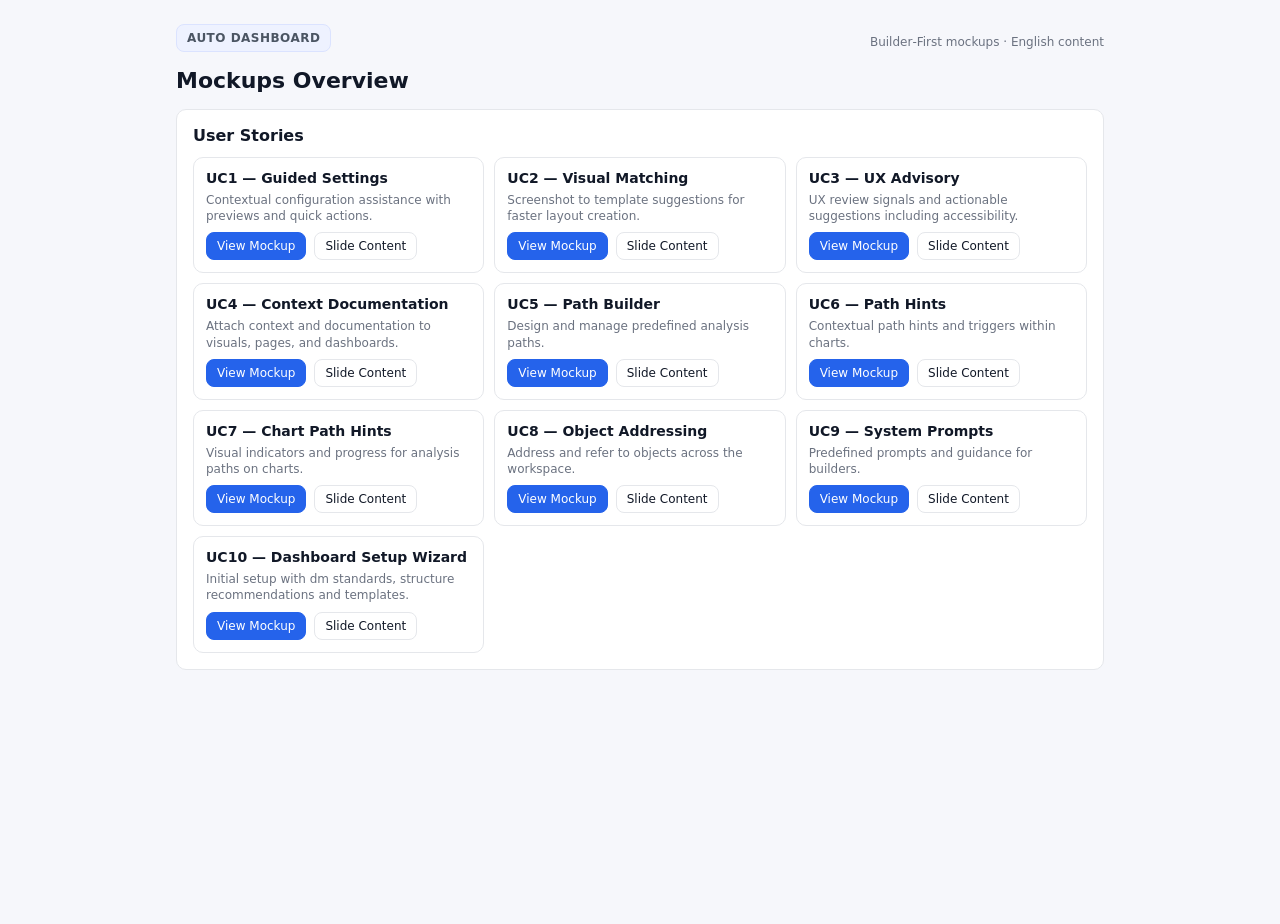
<file: index.html>
<!DOCTYPE html>
<html lang="en">
  <head>
    <meta charset="utf-8" />
    <meta name="viewport" content="width=device-width, initial-scale=1" />
    <title>Auto‑Dashboard · Mockups Index</title>
    <link rel="stylesheet" href="shared.css" />
    <style>
      .container { max-width: 960px; margin: 24px auto; padding: 0 16px; }
      .topbar { display: flex; align-items: center; justify-content: space-between; margin-bottom: 16px; }
      .badge { color: #4b5563; background: #eef2ff; border: 1px solid #dbe3ff; padding: 6px 10px; border-radius: 8px; }
      h1 { margin: 8px 0 16px; font-size: 22px; }
      .section { background: var(--panel); border: 1px solid var(--border); border-radius: 10px; padding: 16px; margin-bottom: 16px; }
      .section h2 { margin: 0 0 12px 0; font-size: 16px; }
      .grid { display: grid; grid-template-columns: repeat(auto-fit, minmax(260px, 1fr)); gap: 10px; }
      .card { border: 1px solid var(--border); background: #fff; border-radius: 10px; padding: 12px; }
      .card h3 { margin: 0 0 6px 0; font-size: 14px; }
      .desc { margin: 0 0 8px 0; color: var(--muted); font-size: 12px; line-height: 1.35; }
      .links { display: flex; gap: 8px; flex-wrap: wrap; }
      .link { display: inline-block; padding: 6px 10px; border-radius: 8px; border: 1px solid var(--border); background: #fff; color: var(--text); text-decoration: none; font-size: 12px; }
      .link.primary { background: var(--brand); color: #fff; border-color: var(--brand); }
      .note { color: var(--muted); font-size: 12px; margin-top: 8px; }
    </style>
  </head>
  <body>
    <div class="container">
      <div class="topbar">
        <div class="badge">AUTO DASHBOARD</div>
        <div class="note">Builder‑First mockups · English content</div>
      </div>
      <h1>Mockups Overview</h1>

      

      <section class="section">
        <h2>User Stories</h2>
        <div class="grid">
          <div class="card">
            <h3>UC1 — Guided Settings</h3>
            <p class="desc">Contextual configuration assistance with previews and quick actions.</p>
            <div class="links">
              <a class="link primary" href="user_stories/uc01-guided-settings.html">View Mockup</a>
              <a class="link" href="user_stories/uc01-guided-settings.md">Slide Content</a>
            </div>
          </div>

          <div class="card">
            <h3>UC2 — Visual Matching</h3>
            <p class="desc">Screenshot to template suggestions for faster layout creation.</p>
            <div class="links">
              <a class="link primary" href="user_stories/uc02-visual-matching.html">View Mockup</a>
              <a class="link" href="user_stories/uc02-visual-matching.md">Slide Content</a>
            </div>
          </div>

          <div class="card">
            <h3>UC3 — UX Advisory</h3>
            <p class="desc">UX review signals and actionable suggestions including accessibility.</p>
            <div class="links">
              <a class="link primary" href="user_stories/uc03-ux-advisory.html">View Mockup</a>
              <a class="link" href="user_stories/uc03-ux-advisory.md">Slide Content</a>
            </div>
          </div>

          <div class="card">
            <h3>UC4 — Context Documentation</h3>
            <p class="desc">Attach context and documentation to visuals, pages, and dashboards.</p>
            <div class="links">
              <a class="link primary" href="user_stories/uc04-context-documentation.html">View Mockup</a>
              <a class="link" href="user_stories/uc04-context-documentation.md">Slide Content</a>
            </div>
          </div>


          <div class="card">
            <h3>UC5 — Path Builder</h3>
            <p class="desc">Design and manage predefined analysis paths.</p>
            <div class="links">
              <a class="link primary" href="user_stories/uc05-path-builder.html">View Mockup</a>
              <a class="link" href="user_stories/uc05-path-builder.md">Slide Content</a>
            </div>
          </div>



          <div class="card">
            <h3>UC6 — Path Hints</h3>
            <p class="desc">Contextual path hints and triggers within charts.</p>
            <div class="links">
              <a class="link primary" href="user_stories/uc06-path-hints.html">View Mockup</a>
              <a class="link" href="user_stories/uc06-path-hints.md">Slide Content</a>
            </div>
          </div>

          

          <div class="card">
            <h3>UC7 — Chart Path Hints</h3>
            <p class="desc">Visual indicators and progress for analysis paths on charts.</p>
            <div class="links">
              <a class="link primary" href="user_stories/uc07-chart-path-hints.html">View Mockup</a>
              <a class="link" href="user_stories/uc07-chart-path-hints.md">Slide Content</a>
            </div>
          </div>

          

          

          <div class="card">
            <h3>UC8 — Object Addressing</h3>
            <p class="desc">Address and refer to objects across the workspace.</p>
            <div class="links">
              <a class="link primary" href="user_stories/uc08-object-addressing.html">View Mockup</a>
              <a class="link" href="user_stories/uc08-object-addressing.md">Slide Content</a>
            </div>
          </div>

          <div class="card">
            <h3>UC9 — System Prompts</h3>
            <p class="desc">Predefined prompts and guidance for builders.</p>
            <div class="links">
              <a class="link primary" href="user_stories/uc09-system-prompts.html">View Mockup</a>
              <a class="link" href="user_stories/uc09-system-prompts.md">Slide Content</a>
            </div>
          </div>

          <div class="card">
            <h3>UC10 — Dashboard Setup Wizard</h3>
            <p class="desc">Initial setup with dm standards, structure recommendations and templates.</p>
            <div class="links">
              <a class="link primary" href="user_stories/uc10-dashboard-setup.html">View Mockup</a>
              <a class="link" href="user_stories/uc10-dashboard-setup.md">Slide Content</a>
            </div>
          </div>
        </div>
      </section>

      

    </div>
  </body>
  </html>
</file>
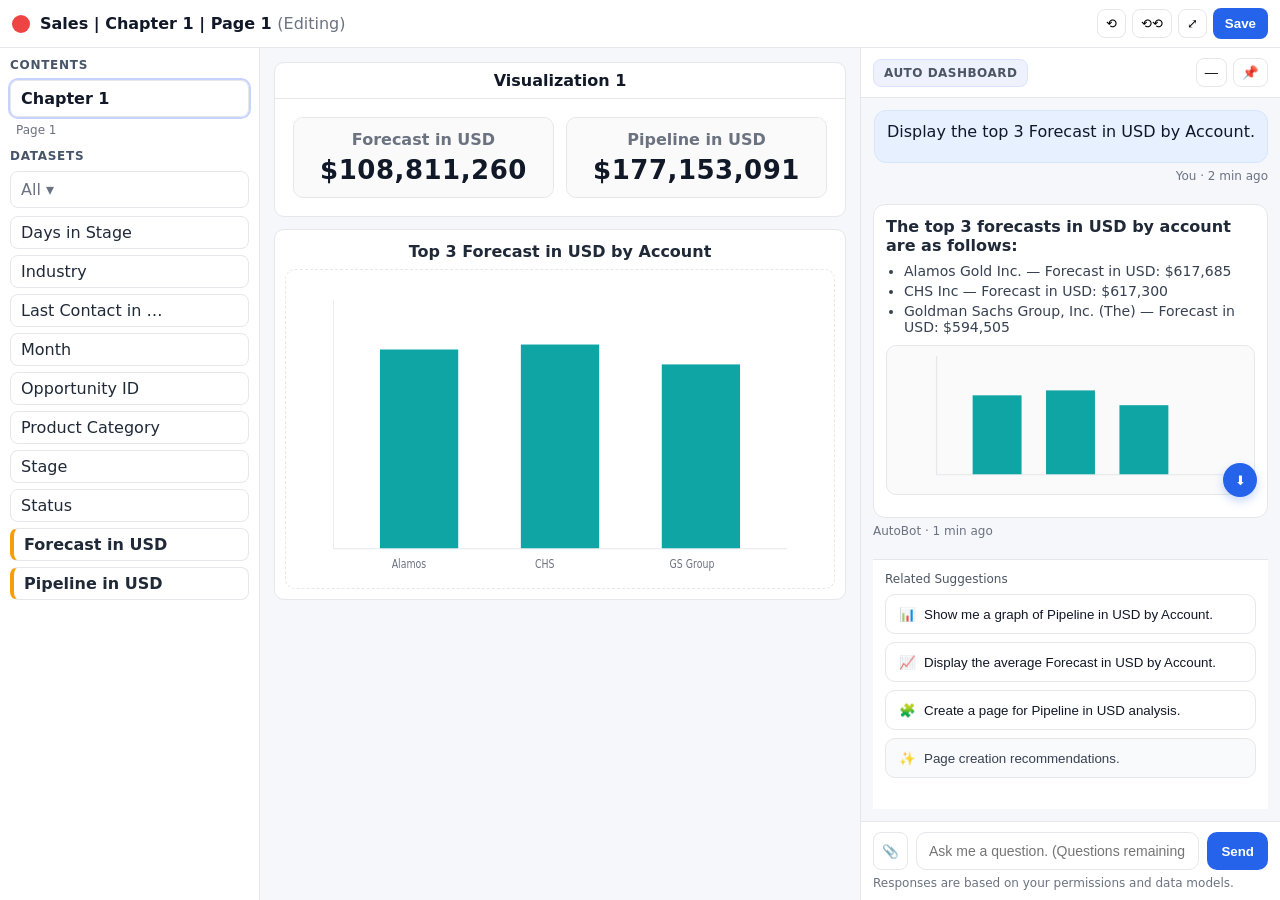
<file: auto-dashboard/index.html>
<!DOCTYPE html>
<html lang="en">
  <head>
    <meta charset="utf-8" />
    <meta name="viewport" content="width=device-width, initial-scale=1" />
    <title>Auto‑Dashboard Mockup</title>
    <link rel="stylesheet" href="styles.css" />
  </head>
  <body>
    <header class="appbar">
      <div class="appbar-left">
        <div class="app-dot"></div>
        <div class="app-title">Sales | Chapter 1 | Page 1 <span class="muted">(Editing)</span></div>
      </div>
      <div class="appbar-right">
        <button class="tb">⟲</button>
        <button class="tb">⟲⟲</button>
        <button class="tb">⤢</button>
        <button class="save">Save</button>
      </div>
    </header>

    <div class="workspace">
      <aside class="left-rail">
        <div class="rail-section">
          <div class="rail-header">CONTENTS</div>
          <div class="rail-item active">Chapter 1</div>
          <div class="rail-sub">Page 1</div>
        </div>

        <div class="rail-section mt">
          <div class="rail-header">DATASETS</div>
          <div class="dataset-search">All ▾</div>
          <ul class="dataset-list">
            <li>Days in Stage</li>
            <li>Industry</li>
            <li>Last Contact in …</li>
            <li>Month</li>
            <li>Opportunity ID</li>
            <li>Product Category</li>
            <li>Stage</li>
            <li>Status</li>
            <li class="metric">Forecast in USD</li>
            <li class="metric">Pipeline in USD</li>
          </ul>
        </div>
      </aside>

      <main class="editor">
        <section class="viz-card">
          <header class="viz-head">Visualization 1</header>
          <div class="viz-kpis">
            <div class="kpi">
              <div class="kpi-label">Forecast in USD</div>
              <div class="kpi-value">$108,811,260</div>
            </div>
            <div class="kpi">
              <div class="kpi-label">Pipeline in USD</div>
              <div class="kpi-value">$177,153,091</div>
            </div>
          </div>
        </section>

        <section class="chart-card">
          <header class="chart-title">Top 3 Forecast in USD by Account</header>
          <div class="chart">
            <svg viewBox="0 0 700 320" preserveAspectRatio="none">
              <g fill="#e5e7eb">
                <rect x="60" y="30" width="1" height="250"></rect>
                <rect x="60" y="280" width="580" height="1"></rect>
              </g>
              <g fill="#10a5a5">
                <rect x="120" y="80" width="100" height="200"></rect>
                <rect x="300" y="75" width="100" height="205"></rect>
                <rect x="480" y="95" width="100" height="185"></rect>
              </g>
              <g fill="#6b7280" font-size="12">
                <text x="135" y="300">Alamos</text>
                <text x="318" y="300">CHS</text>
                <text x="490" y="300">GS Group</text>
              </g>
            </svg>
          </div>
        </section>
      </main>

      <aside class="autopanel">
        <header class="chat-header">
          <div class="badge">AUTO DASHBOARD</div>
          <div class="toolbar">
            <button class="icon-btn" title="Minimize">—</button>
            <button class="icon-btn" title="Pin">📌</button>
          </div>
        </header>

        <div class="chat-area">
          <div class="message user">
            <div class="bubble user-bubble">Display the top 3 Forecast in USD by Account.</div>
            <div class="meta">You · 2 min ago</div>
          </div>

          <div class="message bot">
            <div class="card bot-card">
              <div class="card-body">
                <p class="lead">The top 3 forecasts in USD by account are as follows:</p>
                <ul class="bullets">
                  <li>Alamos Gold Inc. — Forecast in USD: $617,685</li>
                  <li>CHS Inc — Forecast in USD: $617,300</li>
                  <li>Goldman Sachs Group, Inc. (The) — Forecast in USD: $594,505</li>
                </ul>
                <div class="mini-viz">
                  <svg viewBox="0 0 300 150" preserveAspectRatio="none">
                    <g fill="#e5e7eb">
                      <rect x="40" y="10" width="1" height="120"></rect>
                      <rect x="40" y="130" width="240" height="1"></rect>
                    </g>
                    <g fill="#10a5a5">
                      <rect x="70" y="50" width="40" height="80"></rect>
                      <rect x="130" y="45" width="40" height="85"></rect>
                      <rect x="190" y="60" width="40" height="70"></rect>
                    </g>
                  </svg>
                </div>
                <button class="fab" title="Download">⬇</button>
              </div>
            </div>
            <div class="meta">AutoBot · 1 min ago</div>
          </div>

          <section class="suggestions">
            <div class="suggestions-header">Related Suggestions</div>
            <div class="suggestion-list">
              <button class="sugg"><span class="ico">📊</span> Show me a graph of Pipeline in USD by Account.</button>
              <button class="sugg"><span class="ico">📈</span> Display the average Forecast in USD by Account.</button>
              <button class="sugg"><span class="ico">🧩</span> Create a page for Pipeline in USD analysis.</button>
              <button class="sugg ghost"><span class="ico">✨</span> Page creation recommendations.</button>
            </div>
          </section>
        </div>

        <footer class="composer">
          <div class="input-wrap">
            <button class="icon-btn" title="Attach">📎</button>
            <input type="text" placeholder="Ask me a question. (Questions remaining: 90)" />
            <button class="send">Send</button>
          </div>
          <div class="hint">Responses are based on your permissions and data models.</div>
        </footer>
      </aside>
    </div>
  </body>
  </html>
</file>
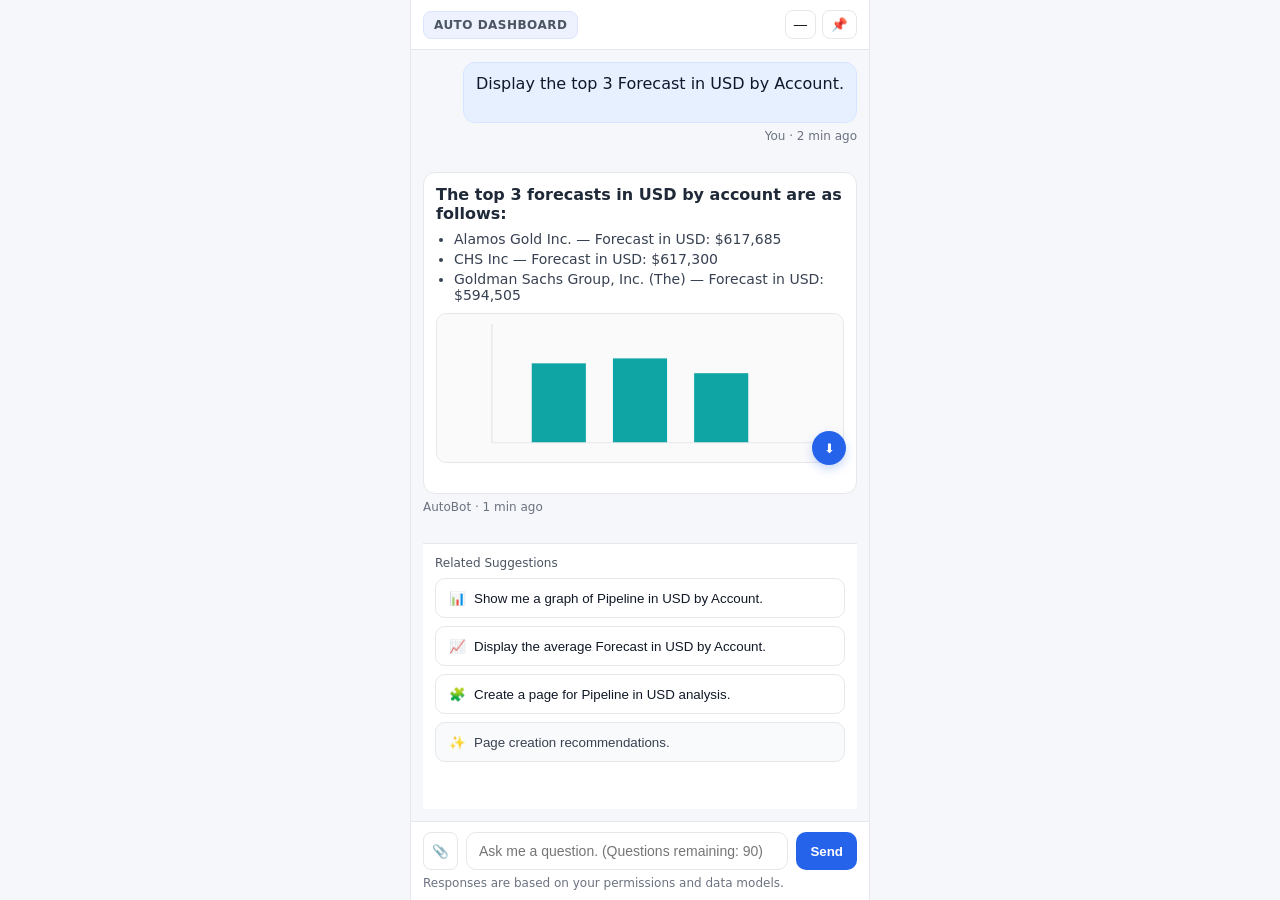
<file: autobot-chat/index.html>
<!DOCTYPE html>
<html lang="en">
  <head>
    <meta charset="utf-8" />
    <meta name="viewport" content="width=device-width, initial-scale=1" />
    <title>Auto‑Dashboard · Chat‑Mockup</title>
    <link rel="stylesheet" href="styles.css" />
  </head>
  <body>
    <div class="shell">
      <header class="chat-header">
        <div class="badge">AUTO DASHBOARD</div>
        <div class="toolbar">
          <button class="icon-btn" title="Minimize">—</button>
          <button class="icon-btn" title="Pin">📌</button>
        </div>
      </header>

      <main class="chat-area" aria-label="Chatverlauf">
        <div class="message user" aria-label="User">
          <div class="bubble user-bubble">
            Display the top 3 Forecast in USD by Account.
          </div>
          <div class="meta">You · 2 min ago</div>
        </div>

        <div class="message bot" aria-label="AutoBot">
          <div class="card bot-card">
            <div class="card-body">
              <p class="lead">The top 3 forecasts in USD by account are as follows:</p>
              <ul class="bullets">
                <li>Alamos Gold Inc. — Forecast in USD: $617,685</li>
                <li>CHS Inc — Forecast in USD: $617,300</li>
                <li>Goldman Sachs Group, Inc. (The) — Forecast in USD: $594,505</li>
              </ul>
              <div class="mini-viz" role="img" aria-label="Bar chart preview">
                <svg viewBox="0 0 300 150" preserveAspectRatio="none">
                  <g fill="#e5e7eb">
                    <rect x="40" y="10" width="1" height="120"></rect>
                    <rect x="40" y="130" width="240" height="1"></rect>
                  </g>
                  <g fill="#10a5a5">
                    <rect x="70" y="50" width="40" height="80"></rect>
                    <rect x="130" y="45" width="40" height="85"></rect>
                    <rect x="190" y="60" width="40" height="70"></rect>
                  </g>
                </svg>
              </div>
              <button class="fab" title="Download">⬇</button>
            </div>
          </div>
          <div class="meta">AutoBot · 1 min ago</div>
        </div>

        <section class="suggestions" aria-label="Related Suggestions">
          <div class="suggestions-header">Related Suggestions</div>
          <div class="suggestion-list">
            <button class="sugg"><span class="ico">📊</span> Show me a graph of Pipeline in USD by Account.</button>
            <button class="sugg"><span class="ico">📈</span> Display the average Forecast in USD by Account.</button>
            <button class="sugg"><span class="ico">🧩</span> Create a page for Pipeline in USD analysis.</button>
            <button class="sugg ghost"><span class="ico">✨</span> Page creation recommendations.</button>
          </div>
        </section>
      </main>

      <footer class="composer" aria-label="Input area">
        <div class="input-wrap">
          <button class="icon-btn" title="Attach">📎</button>
          <input type="text" placeholder="Ask me a question. (Questions remaining: 90)" />
          <button class="send">Send</button>
        </div>
        <div class="hint">Responses are based on your permissions and data models.</div>
      </footer>
    </div>
  </body>
  </html>
</file>
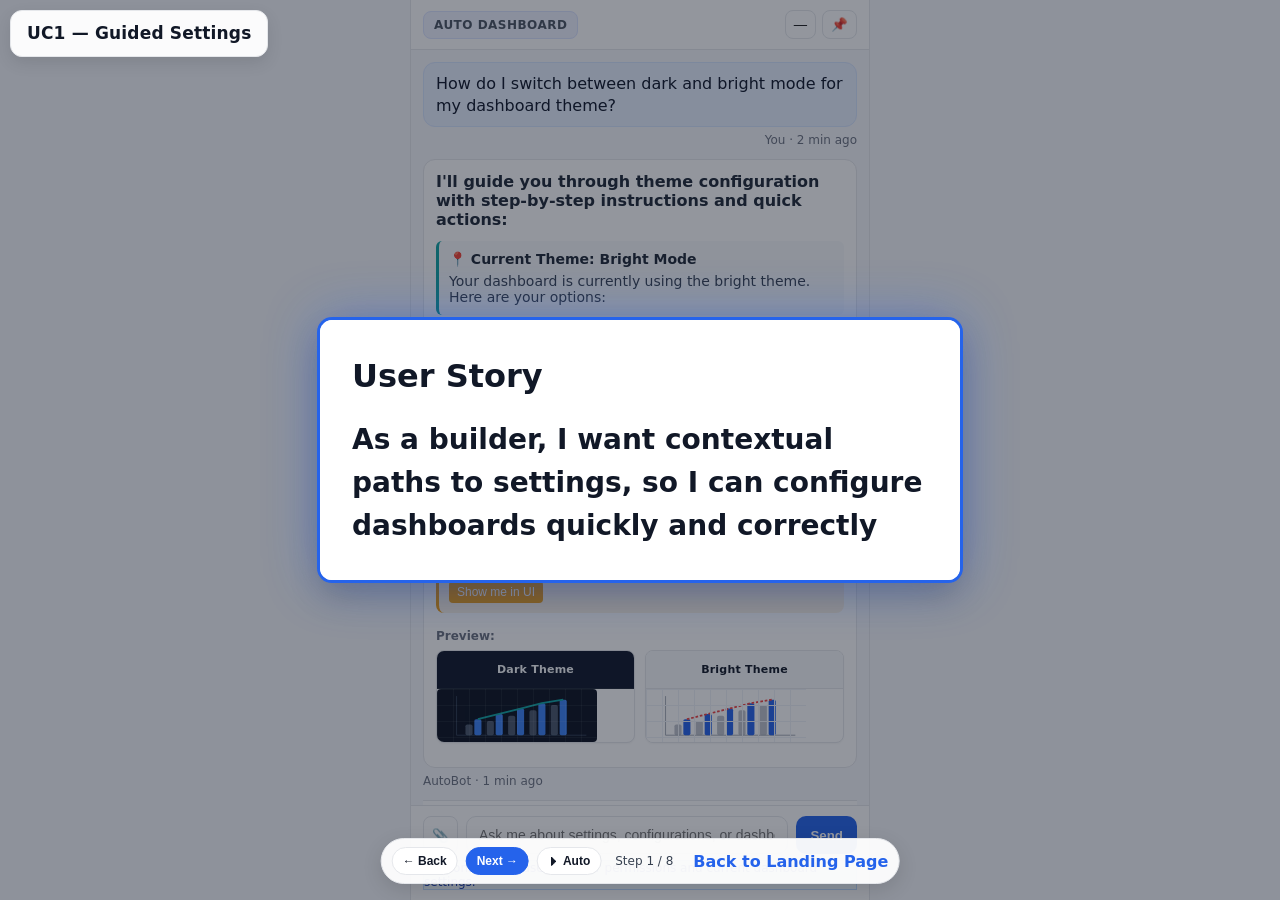
<file: user_stories/uc01-guided-settings.html>
<!DOCTYPE html>
<html lang="en">
  <head>
    <meta charset="utf-8" />
    <meta name="viewport" content="width=device-width, initial-scale=1" />
    <title>UC1 — Guided Settings · Dark/Bright Mode</title>
    <link rel="stylesheet" href="styles.css" />
    <script>
      window.UC_TOUR_OPTS = {
        backHref: "../index.html",
        md: "",
        delay: 3500,
        loop: false
      };
    </script>
    <script id="uc-meta" type="application/json">
      {
        "title": "UC1 — Guided Settings",
        "user_story": "As a builder, I want contextual paths to settings, so I can configure dashboards quickly and correctly",
        "problem": "Settings are hard to find and configuration takes too long (builder pain).",
        "problem_bullets": [
          "<b>Findability</b>: Hard to locate relevant settings",
          "<b>Time‑to‑configure</b>: Configuration takes too long",
          "<b>Error rate</b>: Frequent mistakes require rework"
        ],
        "core": "Contextual configuration help with previews and quick actions.",
        "core_bullets": [
          "<b>Context recognition</b> (state‑aware suggestions)",
          "<b>Dual approach</b> (quick actions + guided paths)",
          "<b>Live preview</b> before apply",
          "<b>Progressive disclosure</b> for advanced settings"
        ],
        "highlights": [
          { "selector": "#current-theme", "title": "Context Banner", "text": "Shows current mode & options.", "effect": "box" },
          { "selector": "#quick-actions", "title": "Quick Actions", "text": "Apply Dark/Light with one click.", "effect": "box" },
          { "selector": "#theme-preview", "title": "Live Preview", "text": "See changes before applying.", "effect": "zoom" },
          { "selector": "#manual-steps", "title": "Manual Steps", "text": "Documented fallback instructions.", "effect": "box" }
        ]
      }
    </script>
    <style>
      /* Inline UC Tour styles */
      .uc-tour-banner{position:fixed;top:10px;left:10px;z-index:9999;background:rgba(255,255,255,.96);border:1px solid #e5e7eb;border-radius:12px;padding:12px 16px;box-shadow:0 6px 16px rgba(0,0,0,.10);font:700 14px/1.25 ui-sans-serif,system-ui,-apple-system,Segoe UI,Roboto,Helvetica Neue,Arial;color:#111827}
      .uc-tour-banner .uc-title{font-weight:900;letter-spacing:.01em;font-size:17px}
      .uc-tour-overlay{position:fixed;inset:0;z-index:9997;background:rgba(17,24,39,.45);pointer-events:none}
      /* Spotlight tokens */
      :root { --spot-radius: 12px; --spot-white: #fff; --spot-blue: #2563eb; --spot-dim: rgba(17,24,39,.45); }
      /* Base tip (used for UI element highlights) */
      .uc-tour-tip{position:fixed;z-index:10000;max-width:560px;background:#fff;border:none;border-radius:var(--spot-radius);padding:14px;color:#111827;font:500 14px/1.45 ui-sans-serif,system-ui,-apple-system,Segoe UI,Roboto,Helvetica Neue,Arial;box-shadow:inset 0 0 0 2px var(--spot-white),0 0 0 3px var(--spot-blue),0 0 54px rgba(37,99,235,.45)}
      .uc-tour-tip .uc-tip-title{font-weight:900;margin-bottom:8px;font-size:15px}
      .uc-tour-tip .uc-tip-text{color:#111827}
      /* No special styling on tip itself; the identical spotlight frame is added separately */
      .uc-list{margin:0;padding-left:18px;color:#111827}
      .uc-list li{margin:4px 0;}
      .uc-list li b{font-weight:800}
      /* Center tip (Problem/Core) — presentation scale */
      .uc-tour-tip.center{top:50%;left:50%;transform:translate(-50%,-50%);max-width:960px;padding:32px;box-shadow:inset 0 0 0 2px var(--spot-white),0 0 0 3px var(--spot-blue),0 0 54px rgba(37,99,235,.45),0 16px 32px rgba(0,0,0,.20);font:600 28px/1.55 ui-sans-serif,system-ui,-apple-system,Segoe UI,Roboto,Helvetica Neue,Arial}
      .uc-tour-tip.center .uc-tip-title{font-size:32px;margin-bottom:16px}
      .uc-tour-tip.center .uc-list li{margin:8px 0}
      .uc-spotlight-box{position:fixed;z-index:9999;border:2px solid var(--spot-white);box-shadow:0 0 0 3px var(--spot-blue),0 0 0 200vw var(--spot-dim);border-radius:var(--spot-radius);pointer-events:none;transition:all .2s ease}
      /* Ring-only spotlight for tips (no dim overlay), identical frame */
      .uc-spotlight-ring{position:fixed;z-index:9999;border:2px solid var(--spot-white);box-shadow:0 0 0 3px var(--spot-blue);border-radius:var(--spot-radius);pointer-events:none}
      /* Non-dimming spotlight class no longer needed for tips (ring applied to tip itself) */
      .uc-spotlight-tip{display:none}
      .uc-zoom-target{transition:transform .25s ease,box-shadow .25s ease;box-shadow:0 8px 32px rgba(0,0,0,.25)}
      .uc-tour-controls{position:fixed;z-index:9999;bottom:16px;left:50%;transform:translateX(-50%);display:grid;grid-auto-flow:column;gap:8px;align-items:center;background:rgba(255,255,255,.95);border:1px solid #e5e7eb;border-radius:999px;padding:8px 10px;box-shadow:0 6px 20px rgba(0,0,0,.12)}
      .uc-btn{border:1px solid #e5e7eb;background:#fff;color:#111827;border-radius:999px;font-weight:700;font-size:12px;padding:6px 10px;cursor:pointer}
      .uc-btn.primary{background:#2563eb;border-color:#2563eb;color:#fff}
      .uc-step-indicator{font-size:12px;color:#374151;padding:0 6px}
      .uc-back-link{text-decoration:none;color:#2563eb;font-weight:700;margin-left:6px}
      .uc-toast{position:fixed;z-index:10000;bottom:16px;left:16px;background:#111827;color:#fff;border-radius:8px;padding:8px 12px;font-size:12px;opacity:.95}
    </style>
    <script>
      (function(){
        const qs=new URLSearchParams(location.search);
        const conf=Object.assign({backHref:'../index.html',delay:3500,loop:false},window.UC_TOUR_OPTS||{});
        let autoplay=qs.get('autoplay')==='1';
        let step=Number(qs.get('step')??'1');
        const state={steps:[],current:isNaN(step)?1:step,playing:autoplay,timer:null};
        const backHref=qs.get('back')||conf.backHref;
        const el=(t,c,h)=>{const e=document.createElement(t);if(c)e.className=c;if(h)e.innerHTML=h;return e;};
        const rect=(n)=>n.getBoundingClientRect();
        function updateUrl(){const p=new URL(location.href);p.searchParams.set('step',String(state.current));history.replaceState({},'',p);} 
        function toast(m){const t=el('div','uc-toast',m);document.body.appendChild(t);setTimeout(()=>t.remove(),2200);} 
        function metaFromInline(){try{const n=document.getElementById('uc-meta');if(!n)return null;return JSON.parse(n.textContent);}catch{return null}}
        function fallback(){const ttl=(document.title||'Use Case').split('·')[0].trim();return{title:ttl,problem:'Problem not provided.',core:'Core information not provided.',highlights:[{selector:'#current-theme',title:'Context Banner',text:'Shows current mode & options.',effect:'box'},{selector:'#quick-actions',title:'Quick Actions',text:'One-click apply.',effect:'box'},{selector:'#theme-preview',title:'Live Preview',text:'See changes before applying.',effect:'zoom'},{selector:'#manual-steps',title:'Manual Steps',text:'Documented fallback.',effect:'box'}]}}
        function build(meta){
          const s=[];
          s.push({kind:'banner',title:meta.title});
          if(meta.user_story){ s.push({kind:'center', title:'User Story', text:meta.user_story}); }
          s.push({kind:'center',title:'Problem',text:meta.problem,bullets:meta.problem_bullets});
          s.push({kind:'center',title:'Core / Key Points',text:meta.core,bullets:meta.core_bullets});
          (meta.highlights||[]).forEach(h=>s.push({kind:'highlight',...h}));
          s.push({kind:'end'});
          return s;
        }
        function renderBanner(title){let n=document.querySelector('.uc-tour-banner');if(!n){n=el('div','uc-tour-banner',`<span class="uc-title">${title}</span>`);document.body.appendChild(n);}else{n.querySelector('.uc-title').textContent=title;}}
        function clearStep(){document.querySelectorAll('.uc-tour-overlay,.uc-tour-tip,.uc-spotlight-box,.uc-spotlight-ring,.uc-spotlight-tip').forEach(n=>n.remove());document.querySelectorAll('.uc-zoom-target').forEach(n=>n.classList.remove('uc-zoom-target'));}
        function ensureControls(){let c=document.querySelector('.uc-tour-controls');if(c)return c;c=el('div','uc-tour-controls');const prev=el('button','uc-btn','← Back');const next=el('button','uc-btn primary','Next →');const auto=el('button','uc-btn',state.playing?'⏸ Auto':'⏵ Auto');const ind=el('span','uc-step-indicator','');const back=el('a','uc-back-link','Back to Landing Page');back.href=backHref;c.append(prev,next,auto,ind,back);document.body.appendChild(c);prev.addEventListener('click',prevStep);next.addEventListener('click',nextStep);auto.addEventListener('click',toggleAuto);updateControls();return c;}
        function updateControls(){const total=Math.max(0,state.steps.length-1);const idx=Math.max(0,state.current);const i=document.querySelector('.uc-step-indicator');if(i)i.textContent=`Step ${Math.max(0,idx)} / ${total}`;const a=document.querySelector('.uc-tour-controls .uc-btn:nth-child(3)');if(a)a.textContent=state.playing?'⏸ Auto':'⏵ Auto';}
        function centerTip(title,text,bullets){const list=Array.isArray(bullets)&&bullets.length?`<ul class=\"uc-list\">${bullets.map(i=>`<li>${i}</li>`).join('')}</ul>`:'';const tip=el('div','uc-tour-tip center',`<div class=\"uc-tip-title\">${title}</div><div class=\"uc-tip-text\">${text}</div>${list}`);document.body.appendChild(el('div','uc-tour-overlay'));document.body.appendChild(tip);} 
        function highlight({selector,title,text,effect}){const t=document.querySelector(selector);if(!t){toast(`Element not found: ${selector}`);return false;}t.scrollIntoView({behavior:'auto',block:'center',inline:'center'});const r=rect(t);if(effect==='zoom'){t.classList.add('uc-zoom-target');t.style.transformOrigin='center center';t.style.transform='scale(1.12)';setTimeout(()=>{t.style.transform='';},Math.min(conf.delay,1800));}
          const box=el('div','uc-spotlight-box');Object.assign(box.style,{top:`${Math.max(4,r.top-6)}px`,left:`${Math.max(4,r.left-6)}px`,width:`${r.width+12}px`,height:`${r.height+12}px`});document.body.appendChild(box);
          const tip=el('div','uc-tour-tip',`<div class=\"uc-tip-title\">${title||''}</div><div class=\"uc-tip-text\">${text||''}</div>`);const tLeft=Math.min(window.innerWidth-560-12,r.right+12);const tTop=Math.max(12,r.top);Object.assign(tip.style,{left:`${tLeft}px`,top:`${tTop}px`});document.body.appendChild(tip);
          // Ring now applied directly on tip via CSS; no separate spotlight needed
          return true;}
        function render(){
          clearStep();
          updateControls();
          const s=state.steps[state.current];
          if(!s)return;
          // Only suppress overlays on the explicit 'end' step
          if(s.kind==='end'){ return; }
          if(s.kind==='center') centerTip(s.title,s.text,s.bullets);
          if(s.kind==='highlight'){
            const ok=highlight(s);
            if(!ok){ if(state.playing) nextStep(); }
          }
        }
        function nextStep(){if(state.current<state.steps.length-1){state.current+=1}else if(conf.loop){state.current=1}updateUrl();render();}
        function prevStep(){if(state.current>1)state.current-=1;else state.current=1;updateUrl();render();}
        function toggleAuto(){state.playing=!state.playing;updateControls();if(state.playing)schedule();else clearTimeout(state.timer);} 
        function schedule(){clearTimeout(state.timer);state.timer=setTimeout(()=>{if(state.current>=state.steps.length-1&&!conf.loop){state.playing=false;updateControls();return;}nextStep();schedule();},conf.delay);} 
        function onKey(e){if(e.key==='ArrowRight'||e.key==='Enter'){e.preventDefault();nextStep()}if(e.key==='ArrowLeft'){e.preventDefault();prevStep()}if(e.key===' '){e.preventDefault();toggleAuto()}if(e.key==='Escape'){e.preventDefault();clearStep();state.playing=false;updateControls()}}
        document.addEventListener('DOMContentLoaded',()=>{
          const meta=metaFromInline()||fallback();
          state.steps=build(meta);
          renderBanner(meta.title||'Use Case');
          ensureControls();
          if(state.current!==0)render(); else updateControls();
          if(state.playing&&state.current!==0)schedule();
          window.addEventListener('keydown',onKey);
        });
      })();
    </script>
  </head>
  <body>
    <div class="shell">
      <header class="chat-header">
        <div class="badge">AUTO DASHBOARD</div>
        <div class="toolbar">
          <button class="icon-btn" title="Minimize">—</button>
          <button class="icon-btn" title="Pin">📌</button>
        </div>
      </header>

      <main class="chat-area" aria-label="Chat conversation">
        <div class="message user" aria-label="User">
          <div class="bubble user-bubble">
            How do I switch between dark and bright mode for my dashboard theme?
          </div>
          <div class="meta">You · 2 min ago</div>
        </div>

        <div class="message bot" aria-label="AutoBot">
          <div class="card bot-card">
            <div class="card-body">
              <p class="lead">I'll guide you through theme configuration with step-by-step instructions and quick actions:</p>
              
              <div class="guide-section" id="current-theme">
                <h4>📍 Current Theme: Bright Mode</h4>
                <p class="guide-text">Your dashboard is currently using the bright theme. Here are your options:</p>
              </div>

              <div class="action-grid" id="quick-actions">
                <div class="action-card">
                  <div class="action-header">
                    <span class="action-icon">🌙</span>
                    <span class="action-title">Dark Mode</span>
                  </div>
                  <p class="action-desc">Better for low-light environments, reduces eye strain</p>
                  <button class="action-btn primary">Apply Dark Theme</button>
                </div>
                
                <div class="action-card">
                  <div class="action-header">
                    <span class="action-icon">☀️</span>
                    <span class="action-title">Bright Mode</span>
                  </div>
                  <p class="action-desc">High contrast, optimal for presentations</p>
                  <button class="action-btn secondary">Keep Bright Theme</button>
                </div>
              </div>

              <div class="guide-path" id="manual-steps">
                <div class="path-header">📋 Manual Steps (if needed):</div>
                <ol class="path-steps">
                  <li><strong>Settings</strong> → Appearance</li>
                  <li>Select <strong>Theme</strong> dropdown</li>
                  <li>Choose <strong>Dark</strong> or <strong>Light</strong></li>
                  <li>Click <strong>Apply</strong></li>
                </ol>
                <button class="guide-btn">Show me in UI</button>
              </div>

              <div class="preview-toggle" id="preview-toggle">
                <span class="preview-label">Preview:</span>
                <div class="theme-preview" id="theme-preview">
                  <div class="preview-item dark">
                    <div class="preview-header dark-header">Dark Theme</div>
                    <div class="preview-chart dark-chart" aria-label="Dark theme chart preview">
                      <svg viewBox="0 0 180 60" preserveAspectRatio="xMidYMid meet" aria-hidden="true">
                        <!-- axes -->
                        <line x1="22" y1="8" x2="22" y2="52" stroke="#334155" stroke-width="1"/>
                        <line x1="22" y1="52" x2="168" y2="52" stroke="#334155" stroke-width="1"/>
                        <!-- previous (slate) -->
                        <g fill="#64748b" opacity="0.7">
                          <rect x="32" y="40" width="8" height="12" rx="2"/>
                          <rect x="56" y="36" width="8" height="16" rx="2"/>
                          <rect x="80" y="30" width="8" height="22" rx="2"/>
                          <rect x="104" y="24" width="8" height="28" rx="2"/>
                          <rect x="128" y="18" width="8" height="34" rx="2"/>
                        </g>
                        <!-- current (brand) -->
                        <g fill="#3b82f6">
                          <rect x="42" y="34" width="8" height="18" rx="2"/>
                          <rect x="66" y="28" width="8" height="24" rx="2"/>
                          <rect x="90" y="22" width="8" height="30" rx="2"/>
                          <rect x="114" y="16" width="8" height="36" rx="2"/>
                          <rect x="138" y="12" width="8" height="40" rx="2"/>
                        </g>
                        <!-- trend -->
                        <path d="M 46 34 L 70 28 L 94 22 L 118 16 L 142 12" stroke="#10a5a5" stroke-width="2" fill="none"/>
                      </svg>
                    </div>
                  </div>
                  <div class="preview-item bright">
                    <div class="preview-header bright-header">Bright Theme</div>
                    <div class="preview-chart bright-chart" aria-label="Bright theme chart preview">
                      <svg viewBox="0 0 180 60" preserveAspectRatio="xMidYMid meet" aria-hidden="true">
                        <!-- axes -->
                        <line x1="22" y1="8" x2="22" y2="52" stroke="#9ca3af" stroke-width="1"/>
                        <line x1="22" y1="52" x2="168" y2="52" stroke="#9ca3af" stroke-width="1"/>
                        <!-- previous (gray) -->
                        <g fill="#9ca3af" opacity="0.65">
                          <rect x="32" y="40" width="8" height="12" rx="2"/>
                          <rect x="56" y="36" width="8" height="16" rx="2"/>
                          <rect x="80" y="30" width="8" height="22" rx="2"/>
                          <rect x="104" y="24" width="8" height="28" rx="2"/>
                          <rect x="128" y="18" width="8" height="34" rx="2"/>
                        </g>
                        <!-- current (brand) -->
                        <g fill="#2563eb">
                          <rect x="42" y="34" width="8" height="18" rx="2"/>
                          <rect x="66" y="28" width="8" height="24" rx="2"/>
                          <rect x="90" y="22" width="8" height="30" rx="2"/>
                          <rect x="114" y="16" width="8" height="36" rx="2"/>
                          <rect x="138" y="12" width="8" height="40" rx="2"/>
                        </g>
                        <!-- trend -->
                        <path d="M 46 34 L 70 28 L 94 22 L 118 16 L 142 12" stroke="#ef4444" stroke-width="2" fill="none" stroke-dasharray="3,2"/>
                      </svg>
                    </div>
                  </div>
                </div>
              </div>

              
            </div>
          </div>
          <div class="meta">AutoBot · 1 min ago</div>
        </div>

        <section class="suggestions" aria-label="Related Suggestions">
          <div class="suggestions-header">Related Settings</div>
          <div class="suggestion-list">
            <button class="sugg"><span class="ico">🎨</span> Configure color palette for charts</button>
            <button class="sugg"><span class="ico">📊</span> Adjust dashboard layout grid</button>
            <button class="sugg"><span class="ico">⚙️</span> Set up accessibility preferences</button>
            <button class="sugg ghost"><span class="ico">✨</span> Advanced theme customization</button>
          </div>
        </section>
      </main>

      <footer class="composer" aria-label="Input area">
        <div class="input-wrap">
          <button class="icon-btn" title="Attach">📎</button>
          <input type="text" placeholder="Ask me about settings, configurations, or dashboard options..." />
          <button class="send">Send</button>
        </div>
        <div class="hint">Responses are based on your permissions and current dashboard settings.</div>
      </footer>
    </div>
  </body>
</html>
</file>
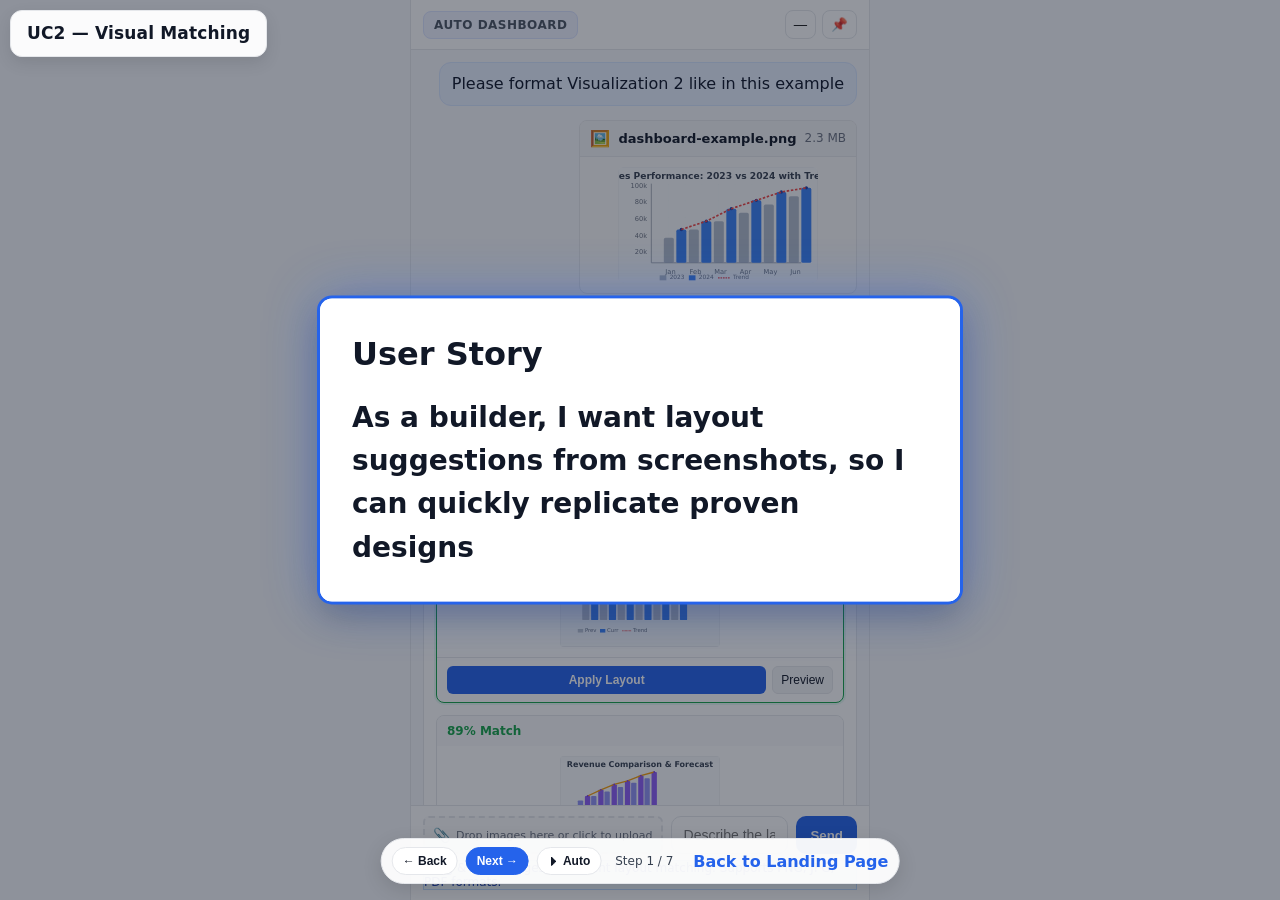
<file: user_stories/uc02-visual-matching.html>
<!DOCTYPE html>
<html lang="en">
  <head>
    <meta charset="utf-8" />
    <meta name="viewport" content="width=device-width, initial-scale=1" />
        <title>UC2 — Visual Matching · Screenshot Intelligence</title>
    <link rel="stylesheet" href="styles.css" />
    <link rel="stylesheet" href="../assets/tour.css" />
    <script>
      window.UC_TOUR_OPTS = {
        backHref: "../index.html",
        md: "",
        delay: 3500,
        loop: false
      };
    </script>
    <script id="uc-meta" type="application/json">
      {
        "title": "UC2 — Visual Matching",
        "user_story": "As a builder, I want layout suggestions from screenshots, so I can quickly replicate proven designs",
        "problem": "Creating layouts from scratch takes time; results are inconsistent across teams.",
        "problem_bullets": [
          "<b>Slower start</b>: Layouts need to be rebuilt manually",
          "<b>Inconsistency</b>: Designs vary by builder",
          "<b>Cognitive load</b>: Too many design decisions upfront"
        ],
        "core": "AI analyzes your screenshot and proposes ranked, editable layout suggestions.",
        "core_bullets": [
          "<b>Smart recognition</b> (charts, spacing, typography)",
          "<b>Multiple suggestions</b> with confidence scores",
          "<b>One‑click apply</b> + preview",
          "<b>Learning</b> improves matches over time"
        ],
        "highlights": [
          { "selector": ".attachment-card", "title": "Example Upload", "text": "Drop or select an example; analysis starts instantly.", "effect": "box" },
          { "selector": ".analysis-summary", "title": "Detected Features", "text": "Extracted patterns drive the suggested layouts.", "effect": "box" },
          { "selector": ".suggestions-grid .suggestion-card.recommended", "title": "Ranked Suggestions", "text": "Best match highlighted with score and quick actions.", "effect": "box" }
        ]
      }
    </script>
    <script defer src="../assets/tour.js"></script>
  </head>
  <body>
    <div class="shell">
      <header class="chat-header">
        <div class="badge">AUTO DASHBOARD</div>
        <div class="toolbar">
          <button class="icon-btn" title="Minimize">—</button>
          <button class="icon-btn" title="Pin">📌</button>
        </div>
      </header>

      <main class="chat-area" aria-label="Chat conversation">
        <div class="message user" aria-label="User">
          <div class="bubble user-bubble">
            Please format Visualization 2 like in this example
          </div>
          <div class="attachment-preview">
            <div class="attachment-card">
              <div class="attachment-header">
                <span class="file-icon">🖼️</span>
                <span class="file-name">dashboard-example.png</span>
                <span class="file-size">2.3 MB</span>
              </div>
              <div class="attachment-image">
                <svg viewBox="0 0 240 140" class="example-chart">
                  <!-- Background and grid -->
                  <rect x="0" y="0" width="240" height="140" fill="#f8fafc" stroke="#e5e7eb"/>
                  <defs>
                    <pattern id="grid" width="20" height="20" patternUnits="userSpaceOnUse">
                      <path d="M 20 0 L 0 0 0 20" fill="none" stroke="#f1f5f9" stroke-width="0.5"/>
                    </pattern>
                  </defs>
                  <rect x="40" y="20" width="180" height="95" fill="url(#grid)"/>
                  
                  <!-- Title -->
                  <text x="120" y="15" text-anchor="middle" font-size="11" fill="#374151" font-weight="600">Sales Performance: 2023 vs 2024 with Trend</text>
                  
                  <!-- Y-axis -->
                  <line x1="40" y1="20" x2="40" y2="115" stroke="#9ca3af" stroke-width="1"/>
                  <text x="35" y="25" text-anchor="end" font-size="8" fill="#6b7280">100k</text>
                  <text x="35" y="45" text-anchor="end" font-size="8" fill="#6b7280">80k</text>
                  <text x="35" y="65" text-anchor="end" font-size="8" fill="#6b7280">60k</text>
                  <text x="35" y="85" text-anchor="end" font-size="8" fill="#6b7280">40k</text>
                  <text x="35" y="105" text-anchor="end" font-size="8" fill="#6b7280">20k</text>
                  
                  <!-- X-axis -->
                  <line x1="40" y1="115" x2="220" y2="115" stroke="#9ca3af" stroke-width="1"/>
                  
                  <!-- 2023 Data (bars) -->
                  <g fill="#94a3b8" opacity="0.7">
                    <rect x="55" y="85" width="12" height="30" rx="2"/>
                    <rect x="85" y="75" width="12" height="40" rx="2"/>
                    <rect x="115" y="65" width="12" height="50" rx="2"/>
                    <rect x="145" y="55" width="12" height="60" rx="2"/>
                    <rect x="175" y="45" width="12" height="70" rx="2"/>
                    <rect x="205" y="35" width="12" height="80" rx="2"/>
                  </g>
                  
                  <!-- 2024 Data (bars) -->
                  <g fill="#3b82f6">
                    <rect x="70" y="75" width="12" height="40" rx="2"/>
                    <rect x="100" y="65" width="12" height="50" rx="2"/>
                    <rect x="130" y="50" width="12" height="65" rx="2"/>
                    <rect x="160" y="40" width="12" height="75" rx="2"/>
                    <rect x="190" y="30" width="12" height="85" rx="2"/>
                    <rect x="220" y="25" width="12" height="90" rx="2"/>
                  </g>
                  
                  <!-- Data point markers on bars -->
                  <g fill="#1e40af">
                    <circle cx="76" cy="75" r="2"/>
                    <circle cx="106" cy="65" r="2"/>
                    <circle cx="136" cy="50" r="2"/>
                    <circle cx="166" cy="40" r="2"/>
                    <circle cx="196" cy="30" r="2"/>
                    <circle cx="226" cy="25" r="2"/>
                  </g>
                  
                  <!-- Trendline for 2024 -->
                  <path d="M 76 75 L 106 65 L 136 50 L 166 40 L 196 30 L 226 25" 
                        stroke="#ef4444" stroke-width="2" fill="none" stroke-dasharray="3,2"/>
                  
                  <!-- X-axis labels -->
                  <text x="63" y="128" text-anchor="middle" font-size="8" fill="#6b7280">Jan</text>
                  <text x="93" y="128" text-anchor="middle" font-size="8" fill="#6b7280">Feb</text>
                  <text x="123" y="128" text-anchor="middle" font-size="8" fill="#6b7280">Mar</text>
                  <text x="153" y="128" text-anchor="middle" font-size="8" fill="#6b7280">Apr</text>
                  <text x="183" y="128" text-anchor="middle" font-size="8" fill="#6b7280">May</text>
                  <text x="213" y="128" text-anchor="middle" font-size="8" fill="#6b7280">Jun</text>
                  
                  <!-- Legend -->
                  <g transform="translate(50, 130)">
                    <rect x="0" y="0" width="8" height="6" fill="#94a3b8" opacity="0.7"/>
                    <text x="12" y="5" font-size="7" fill="#6b7280">2023</text>
                    <rect x="35" y="0" width="8" height="6" fill="#3b82f6"/>
                    <text x="47" y="5" font-size="7" fill="#6b7280">2024</text>
                    <line x1="70" y1="3" x2="85" y2="3" stroke="#ef4444" stroke-width="1.5" stroke-dasharray="2,1"/>
                    <text x="88" y="5" font-size="7" fill="#6b7280">Trend</text>
                  </g>
                </svg>
              </div>
            </div>
          </div>
          <div class="meta">You · 1 min ago</div>
        </div>

        <div class="message bot" aria-label="AutoBot">
          <div class="card bot-card">
            <div class="card-body">
              <p class="lead">I've analyzed your example and found 3 matching layout suggestions for Visualization 2:</p>
              
              <div class="analysis-summary">
                <div class="detected-features">
                  <h4>🔍 Detected Features:</h4>
                  <div class="feature-tags">
                    <span class="tag">Combo Chart</span>
                    <span class="tag">Year-over-Year</span>
                    <span class="tag">Trend Line</span>
                    <span class="tag">Data Markers</span>
                    <span class="tag">Dual Series</span>
                    <span class="tag">Monthly Timeline</span>
                    <span class="tag">Legend</span>
                  </div>
                </div>
              </div>

              <div class="suggestions-grid">
                <div class="suggestion-card recommended">
                  <div class="suggestion-header">
                    <span class="match-score">96% Match</span>
                    <span class="badge-rec">RECOMMENDED</span>
                  </div>
                  <div class="suggestion-preview">
                    <svg viewBox="0 0 180 110" class="preview-chart">
                      <!-- Background -->
                      <rect x="0" y="0" width="180" height="110" fill="#f8fafc" stroke="#e5e7eb"/>
                      <text x="90" y="12" text-anchor="middle" font-size="9" fill="#374151" font-weight="600">Pipeline: Current vs Previous</text>
                      
                      <!-- Previous year (gray bars) -->
                      <g fill="#9ca3af" opacity="0.6">
                        <rect x="25" y="55" width="8" height="25" rx="1"/>
                        <rect x="45" y="50" width="8" height="30" rx="1"/>
                        <rect x="65" y="45" width="8" height="35" rx="1"/>
                        <rect x="85" y="40" width="8" height="40" rx="1"/>
                        <rect x="105" y="35" width="8" height="45" rx="1"/>
                        <rect x="125" y="30" width="8" height="50" rx="1"/>
                      </g>
                      
                      <!-- Current year (blue bars) -->
                      <g fill="#3b82f6">
                        <rect x="35" y="50" width="8" height="30" rx="1"/>
                        <rect x="55" y="42" width="8" height="38" rx="1"/>
                        <rect x="75" y="38" width="8" height="42" rx="1"/>
                        <rect x="95" y="32" width="8" height="48" rx="1"/>
                        <rect x="115" y="25" width="8" height="55" rx="1"/>
                        <rect x="135" y="20" width="8" height="60" rx="1"/>
                      </g>
                      
                      <!-- Data markers -->
                      <g fill="#1e40af">
                        <circle cx="39" cy="50" r="1.5"/>
                        <circle cx="59" cy="42" r="1.5"/>
                        <circle cx="79" cy="38" r="1.5"/>
                        <circle cx="99" cy="32" r="1.5"/>
                        <circle cx="119" cy="25" r="1.5"/>
                        <circle cx="139" cy="20" r="1.5"/>
                      </g>
                      
                      <!-- Trend line -->
                      <path d="M 39 50 L 59 42 L 79 38 L 99 32 L 119 25 L 139 20" 
                            stroke="#ef4444" stroke-width="1.5" fill="none" stroke-dasharray="2,1"/>
                      
                      <!-- Mini legend -->
                      <g transform="translate(20, 90)">
                        <rect x="0" y="0" width="6" height="4" fill="#9ca3af" opacity="0.6"/>
                        <text x="8" y="3" font-size="6" fill="#6b7280">Prev</text>
                        <rect x="25" y="0" width="6" height="4" fill="#3b82f6"/>
                        <text x="33" y="3" font-size="6" fill="#6b7280">Curr</text>
                        <line x1="50" y1="2" x2="60" y2="2" stroke="#ef4444" stroke-width="1" stroke-dasharray="1,0.5"/>
                        <text x="62" y="3" font-size="6" fill="#6b7280">Trend</text>
                      </g>
                    </svg>
                  </div>
                  <div class="suggestion-actions">
                    <button class="apply-btn primary">Apply Layout</button>
                    <button class="preview-btn">Preview</button>
                  </div>
                </div>

                <div class="suggestion-card">
                  <div class="suggestion-header">
                    <span class="match-score">89% Match</span>
                  </div>
                  <div class="suggestion-preview">
                    <svg viewBox="0 0 180 110" class="preview-chart">
                      <rect x="0" y="0" width="180" height="110" fill="#f8fafc" stroke="#e5e7eb"/>
                      <text x="90" y="12" text-anchor="middle" font-size="9" fill="#374151" font-weight="600">Revenue Comparison & Forecast</text>
                      
                      <!-- Grouped bars with comparison -->
                      <g fill="#6366f1" opacity="0.7">
                        <rect x="20" y="50" width="6" height="30" rx="1"/>
                        <rect x="35" y="45" width="6" height="35" rx="1"/>
                        <rect x="50" y="40" width="6" height="40" rx="1"/>
                        <rect x="65" y="35" width="6" height="45" rx="1"/>
                        <rect x="80" y="30" width="6" height="50" rx="1"/>
                        <rect x="95" y="25" width="6" height="55" rx="1"/>
                      </g>
                      
                      <g fill="#8b5cf6">
                        <rect x="28" y="45" width="6" height="35" rx="1"/>
                        <rect x="43" y="38" width="6" height="42" rx="1"/>
                        <rect x="58" y="32" width="6" height="48" rx="1"/>
                        <rect x="73" y="28" width="6" height="52" rx="1"/>
                        <rect x="88" y="22" width="6" height="58" rx="1"/>
                        <rect x="103" y="18" width="6" height="62" rx="1"/>
                      </g>
                      
                      <!-- Trend overlay -->
                      <path d="M 31 45 L 46 38 L 61 32 L 76 28 L 91 22 L 106 18" 
                            stroke="#f59e0b" stroke-width="1.5" fill="none"/>
                      
                      <!-- Data points -->
                      <g fill="#7c3aed">
                        <circle cx="31" cy="45" r="1"/>
                        <circle cx="46" cy="38" r="1"/>
                        <circle cx="61" cy="32" r="1"/>
                        <circle cx="76" cy="28" r="1"/>
                        <circle cx="91" cy="22" r="1"/>
                        <circle cx="106" cy="18" r="1"/>
                      </g>
                    </svg>
                  </div>
                  <div class="suggestion-actions">
                    <button class="apply-btn secondary">Apply Layout</button>
                    <button class="preview-btn">Preview</button>
                  </div>
                </div>

                <div class="suggestion-card">
                  <div class="suggestion-header">
                    <span class="match-score">84% Match</span>
                  </div>
                  <div class="suggestion-preview">
                    <svg viewBox="0 0 180 110" class="preview-chart">
                      <rect x="0" y="0" width="180" height="110" fill="#f8fafc" stroke="#e5e7eb"/>
                      <text x="90" y="12" text-anchor="middle" font-size="9" fill="#374151" font-weight="600">Performance Timeline</text>
                      
                      <!-- Line chart with markers -->
                      <g fill="none" stroke="#10b981" stroke-width="2">
                        <path d="M 25 65 L 45 58 L 65 52 L 85 45 L 105 38 L 125 32"/>
                      </g>
                      <g fill="none" stroke="#6b7280" stroke-width="2" stroke-dasharray="3,2">
                        <path d="M 25 70 L 45 65 L 65 60 L 85 55 L 105 50 L 125 45"/>
                      </g>
                      
                      <!-- Data markers -->
                      <g fill="#10b981">
                        <circle cx="25" cy="65" r="2"/>
                        <circle cx="45" cy="58" r="2"/>
                        <circle cx="65" cy="52" r="2"/>
                        <circle cx="85" cy="45" r="2"/>
                        <circle cx="105" cy="38" r="2"/>
                        <circle cx="125" cy="32" r="2"/>
                      </g>
                      
                      <g fill="#6b7280">
                        <circle cx="25" cy="70" r="2"/>
                        <circle cx="45" cy="65" r="2"/>
                        <circle cx="65" cy="60" r="2"/>
                        <circle cx="85" cy="55" r="2"/>
                        <circle cx="105" cy="50" r="2"/>
                        <circle cx="125" cy="45" r="2"/>
                      </g>
                    </svg>
                  </div>
                  <div class="suggestion-actions">
                    <button class="apply-btn secondary">Apply Layout</button>
                    <button class="preview-btn">Preview</button>
                  </div>
                </div>
              </div>

              <div class="customization-options">
                <h4>🎨 Customization Options:</h4>
                <div class="custom-controls">
                  <button class="custom-btn">Adjust Colors</button>
                  <button class="custom-btn">Modify Spacing</button>
                  <button class="custom-btn">Change Typography</button>
                </div>
              </div>

              <button class="fab" title="Save Templates">💾</button>
            </div>
          </div>
          <div class="meta">AutoBot · just now</div>
        </div>

        <section class="suggestions" aria-label="Related Suggestions">
          <div class="suggestions-header">Related Actions</div>
          <div class="suggestion-list">
            <button class="sugg"><span class="ico">📊</span> Upload another example for comparison</button>
            <button class="sugg"><span class="ico">🎨</span> Create custom layout template</button>
            <button class="sugg"><span class="ico">📁</span> Browse template library</button>
            <button class="sugg ghost"><span class="ico">✨</span> AI-powered layout suggestions</button>
          </div>
        </section>
      </main>

      <footer class="composer" aria-label="Input area">
        <div class="input-wrap">
          <div class="upload-zone">
            <span class="upload-icon">📎</span>
            <span class="upload-text">Drop images here or click to upload</span>
          </div>
          <input type="text" placeholder="Describe the layout you want or upload an example..." />
          <button class="send">Send</button>
        </div>
        <div class="hint">Drag & drop images for instant layout matching. Supports PNG, JPG, PDF formats.</div>
      </footer>
    </div>
  </body>
</html>
</file>
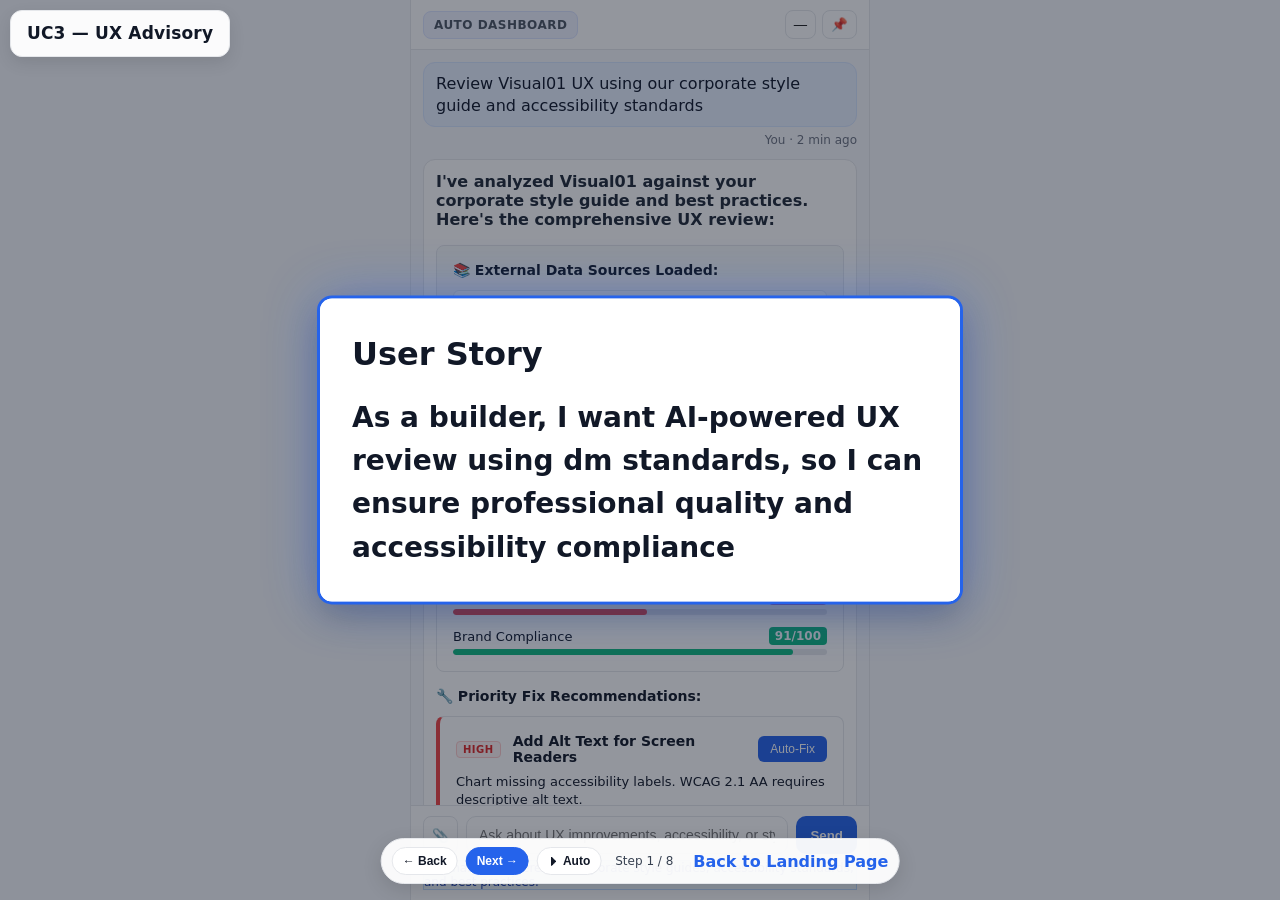
<file: user_stories/uc03-ux-advisory.html>
<!DOCTYPE html>
<html lang="en">
  <head>
    <meta charset="utf-8" />
    <meta name="viewport" content="width=device-width, initial-scale=1" />
        <title>UC3 — UX Advisory · dm Standards Integration</title>
    <link rel="stylesheet" href="styles.css" />
    <link rel="stylesheet" href="../assets/tour.css" />
    <script>
      window.UC_TOUR_OPTS = {
        backHref: "../index.html",
        md: "",
        delay: 3500,
        loop: false
      };
    </script>
    <script id="uc-meta" type="application/json">
      {
        "title": "UC3 — UX Advisory",
        "user_story": "As a builder, I want AI-powered UX review using dm standards, so I can ensure professional quality and accessibility compliance",
        "problem": "Manual UX reviews are slow, inconsistent, and frequently miss accessibility issues.",
        "problem_bullets": [
          "<b>Time</b>: Manual checks take too long",
          "<b>Consistency</b>: Results vary per reviewer",
          "<b>Accessibility</b>: Issues are often overlooked"
        ],
        "core": "AI analyzes visuals with dm standards and WCAG to deliver prioritized fixes and measurable UX scores.",
        "core_bullets": [
          "<b>External data integration</b> (dm style guide, WCAG, best practices)",
          "<b>Multi-level analysis</b> (Visual → Page → Dashboard)",
          "<b>Actionable recommendations</b> with auto-fix options",
          "<b>UX scores</b> with category breakdown"
        ],
        "highlights": [
          { "selector": ".data-sources", "title": "External Knowledge", "text": "dm standards, WCAG and best practices loaded for review.", "effect": "box" },
          { "selector": ".ux-scorecard", "title": "UX Scorecard", "text": "Overall score with category breakdown to track improvements.", "effect": "box" },
          { "selector": ".fix-recommendations", "title": "Priority Fixes", "text": "High/Medium/Low fixes with sources; auto-fix actions available.", "effect": "box" },
          { "selector": ".multi-level-context", "title": "Analysis Scope", "text": "Switch between Visual, Page, and Dashboard contexts.", "effect": "box" }
        ]
      }
    </script>
    <script defer src="../assets/tour.js"></script>
  </head>
  <body>
    <div class="shell">
      <header class="chat-header">
        <div class="badge">AUTO DASHBOARD</div>
        <div class="toolbar">
          <button class="icon-btn" title="Minimize">—</button>
          <button class="icon-btn" title="Pin">📌</button>
        </div>
      </header>

      <main class="chat-area" aria-label="Chat conversation">
        <div class="message user" aria-label="User">
          <div class="bubble user-bubble">
            Review Visual01 UX using our corporate style guide and accessibility standards
          </div>
          <div class="meta">You · 2 min ago</div>
        </div>

        <div class="message bot" aria-label="AutoBot">
          <div class="card bot-card">
            <div class="card-body">
              <p class="lead">I've analyzed Visual01 against your corporate style guide and best practices. Here's the comprehensive UX review:</p>
              
              <div class="data-sources">
                <h4>📚 External Data Sources Loaded:</h4>
                <div class="source-list">
                  <div class="source-item">
                    <span class="source-icon">📋</span>
                    <span class="source-name"><strong>dm Standards für Berichtsdesign</strong> v2.4</span>
                    <span class="source-status">✓ Loaded</span>
                  </div>
                  <div class="source-item">
                    <span class="source-icon">🌐</span>
                    <span class="source-name">WCAG 2.1 AA Standards</span>
                    <span class="source-status">✓ Active</span>
                  </div>
                  <div class="source-item">
                    <span class="source-icon">📖</span>
                    <span class="source-name">Data Visualization Best Practices</span>
                    <span class="source-status">✓ Referenced</span>
                  </div>
                </div>
              </div>

              <div class="ux-scorecard">
                <h4>🎯 Visual01 UX Score: 74/100</h4>
                <div class="score-breakdown">
                  <div class="score-category">
                    <div class="category-header">
                      <span class="category-name">Color Contrast</span>
                      <span class="category-score good">85/100</span>
                    </div>
                    <div class="category-bar">
                      <div class="score-fill" style="width: 85%"></div>
                    </div>
                  </div>
                  
                  <div class="score-category">
                    <div class="category-header">
                      <span class="category-name">Typography</span>
                      <span class="category-score warning">68/100</span>
                    </div>
                    <div class="category-bar">
                      <div class="score-fill warning" style="width: 68%"></div>
                    </div>
                  </div>
                  
                  <div class="score-category">
                    <div class="category-header">
                      <span class="category-name">Accessibility</span>
                      <span class="category-score error">52/100</span>
                    </div>
                    <div class="category-bar">
                      <div class="score-fill error" style="width: 52%"></div>
                    </div>
                  </div>
                  
                  <div class="score-category">
                    <div class="category-header">
                      <span class="category-name">Brand Compliance</span>
                      <span class="category-score good">91/100</span>
                    </div>
                    <div class="category-bar">
                      <div class="score-fill" style="width: 91%"></div>
                    </div>
                  </div>
                </div>
              </div>

              <div class="fix-recommendations">
                <h4>🔧 Priority Fix Recommendations:</h4>
                <div class="fix-list">
                  <div class="fix-item critical">
                    <div class="fix-header">
                      <span class="fix-priority">HIGH</span>
                      <span class="fix-title">Add Alt Text for Screen Readers</span>
                      <button class="fix-btn primary">Auto-Fix</button>
                    </div>
                    <div class="fix-desc">Chart missing accessibility labels. WCAG 2.1 AA requires descriptive alt text.</div>
                    <div class="fix-source">Source: WCAG Guidelines § 1.1.1</div>
                  </div>

                  <div class="fix-item warning">
                    <div class="fix-header">
                      <span class="fix-priority">MEDIUM</span>
                      <span class="fix-title">Increase Font Size for Better Readability</span>
                      <button class="fix-btn secondary">Apply</button>
                    </div>
                    <div class="fix-desc">Current: 11px. <strong>dm Standards</strong>: 12px minimum for data labels.</div>
                    <div class="fix-source">Source: dm Standards für Berichtsdesign § 3.2</div>
                  </div>

                  <div class="fix-item info">
                    <div class="fix-header">
                      <span class="fix-priority">LOW</span>
                      <span class="fix-title">Optimize Color Palette Consistency</span>
                      <button class="fix-btn secondary">Review</button>
                    </div>
                    <div class="fix-desc">Consider using primary brand colors for better consistency.</div>
                    <div class="fix-source">Source: Best Practices Database</div>
                  </div>
                </div>
              </div>

              <div class="multi-level-context">
                <h4>🔍 Multi-Level Analysis Available:</h4>
                <div class="context-options">
                  <button class="context-btn active">
                    <span class="context-icon">📊</span>
                    <span class="context-label">Visual Level</span>
                    <span class="context-desc">Current analysis</span>
                  </button>
                  <button class="context-btn">
                    <span class="context-icon">📄</span>
                    <span class="context-label">Page Level</span>
                    <span class="context-desc">Layout & navigation</span>
                  </button>
                  <button class="context-btn">
                    <span class="context-icon">🏠</span>
                    <span class="context-label">Dashboard Level</span>
                    <span class="context-desc">Overall UX flow</span>
                  </button>
                </div>
              </div>

              <div class="custom-prompts">
                <h4>⚙️ Custom System Prompts:</h4>
                <div class="prompt-config">
                  <div class="prompt-item">
                    <span class="prompt-label">Industry Focus:</span>
                    <span class="prompt-value">Financial Services</span>
                  </div>
                  <div class="prompt-item">
                    <span class="prompt-label">Compliance Level:</span>
                    <span class="prompt-value">Enterprise (Strict)</span>
                  </div>
                  <div class="prompt-item">
                    <span class="prompt-label">User Expertise:</span>
                    <span class="prompt-value">Business Analyst</span>
                  </div>
                </div>
              </div>

              <button class="fab" title="Generate UX Report">📋</button>
            </div>
          </div>
          <div class="meta">AutoBot · 1 min ago</div>
        </div>

        <section class="suggestions" aria-label="Related Suggestions">
          <div class="suggestions-header">UX Optimization</div>
          <div class="suggestion-list">
            <button class="sugg"><span class="ico">📄</span> Analyze entire page UX structure</button>
            <button class="sugg"><span class="ico">🎨</span> Review color accessibility across dashboard</button>
            <button class="sugg"><span class="ico">📱</span> Check mobile responsiveness</button>
            <button class="sugg ghost"><span class="ico">✨</span> AI-powered UX recommendations</button>
          </div>
        </section>
      </main>

      <footer class="composer" aria-label="Input area">
        <div class="input-wrap">
          <button class="icon-btn" title="Attach">📎</button>
          <input type="text" placeholder="Ask about UX improvements, accessibility, or style guide compliance..." />
          <button class="send">Send</button>
        </div>
        <div class="hint">UX analysis powered by corporate style guides, accessibility standards, and best practices.</div>
      </footer>
    </div>
  </body>
</html>
</file>
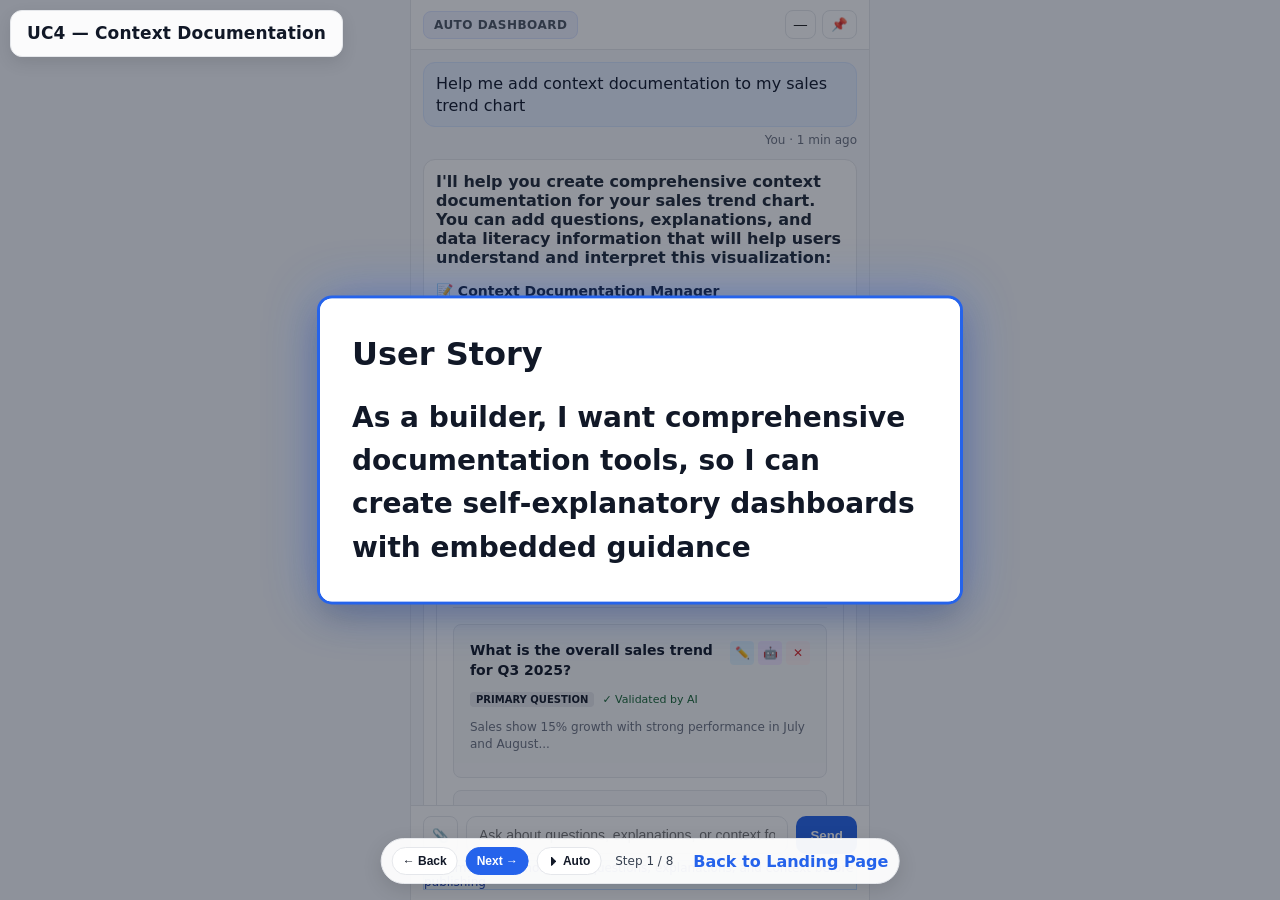
<file: user_stories/uc04-context-documentation.html>
<!DOCTYPE html>
<html lang="en">
  <head>
    <meta charset="utf-8" />
    <meta name="viewport" content="width=device-width, initial-scale=1" />
        <title>UC4 — Context Documentation · Question Cards</title>
    <link rel="stylesheet" href="styles.css" />
    <link rel="stylesheet" href="../assets/tour.css" />
    <script>
      window.UC_TOUR_OPTS = {
        backHref: "../index.html",
        md: "",
        delay: 3500,
        loop: false
      };
    </script>
    <script id="uc-meta" type="application/json">
      {
        "title": "UC4 — Context Documentation",
        "user_story": "As a builder, I want comprehensive documentation tools, so I can create self‑explanatory dashboards with embedded guidance",
        "problem": "Dashboards often lack context; users misinterpret visuals and knowledge gets lost.",
        "problem_bullets": [
          "<b>Missing context</b>: Visuals without explanation",
          "<b>Support load</b>: Users need help interpreting",
          "<b>Knowledge loss</b>: No embedded best practices"
        ],
        "core": "Unified Question Cards + Data Literacy with AI enhancement and publish validation.",
        "core_bullets": [
          "<b>Multi‑level scope</b> (Visual, Page, Dashboard)",
          "<b>Question Cards</b> + status (AI‑validated)",
          "<b>Data Literacy</b>: explanations & KPI definitions",
          "<b>Publication controls</b> ensure completeness"
        ],
        "highlights": [
          { "selector": ".documentation-scope", "title": "Scope Selection", "text": "Choose Visual, Page, or Dashboard context.", "effect": "box" },
          { "selector": ".documentation-tabs", "title": "Tabbed Content", "text": "Manage Question Cards, Data Literacy, and Context Info.", "effect": "box" },
          { "selector": ".question-list", "title": "Question Cards", "text": "Primary, drill‑down, and AI‑suggested questions with validation.", "effect": "box" },
          { "selector": ".publication-controls", "title": "Publish Requirements", "text": "Documentation must be complete before publishing.", "effect": "box" }
        ]
      }
    </script>
    <script defer src="../assets/tour.js"></script>
  </head>
  <body>
    <div class="shell">
      <header class="chat-header">
        <div class="badge">AUTO DASHBOARD</div>
        <div class="toolbar">
          <button class="icon-btn" title="Minimize">—</button>
          <button class="icon-btn" title="Pin">📌</button>
        </div>
      </header>

      <main class="chat-area" aria-label="Chat conversation">
        <div class="message user" aria-label="User">
          <div class="bubble user-bubble">
            Help me add context documentation to my sales trend chart
          </div>
          <div class="meta">You · 1 min ago</div>
        </div>

        <div class="message bot" aria-label="AutoBot">
          <div class="card bot-card">
            <div class="card-body">
              <p class="lead">I'll help you create comprehensive context documentation for your sales trend chart. You can add questions, explanations, and data literacy information that will help users understand and interpret this visualization:</p>
              
              <div class="context-documentation">
                <h4>📝 Context Documentation Manager</h4>
                
                <div class="documentation-scope">
                  <div class="scope-selector">
                    <button class="scope-btn active">
                      <span class="scope-icon">📊</span>
                      <span class="scope-label">Current Visual</span>
                      <span class="scope-desc">Sales Trend Chart</span>
                    </button>
                    <button class="scope-btn">
                      <span class="scope-icon">📄</span>
                      <span class="scope-label">Entire Page</span>
                      <span class="scope-desc">Sales Overview</span>
                    </button>
                    <button class="scope-btn">
                      <span class="scope-icon">🏠</span>
                      <span class="scope-label">Dashboard</span>
                      <span class="scope-desc">Q3 Performance</span>
                    </button>
                  </div>
                </div>

                <div class="documentation-tabs">
                  <button class="doc-tab active">
                    <span class="tab-icon">❓</span>
                    Question Cards
                  </button>
                  <button class="doc-tab">
                    <span class="tab-icon">📚</span>
                    Data Literacy
                  </button>
                  <button class="doc-tab">
                    <span class="tab-icon">💡</span>
                    Context Info
                  </button>
                </div>

                <div class="tab-content question-cards">
                  <div class="content-header">
                    <h5>❓ Question Cards for Sales Trend Chart</h5>
                    <button class="add-content-btn">
                      <span class="btn-icon">➕</span>
                      Add Question
                    </button>
                  </div>
                  
                  <div class="question-list">
                    <div class="question-card">
                      <div class="card-header">
                        <div class="question-text">What is the overall sales trend for Q3 2025?</div>
                        <div class="card-actions">
                          <button class="card-action edit">✏️</button>
                          <button class="card-action ai">🤖</button>
                          <button class="card-action remove">✕</button>
                        </div>
                      </div>
                      <div class="card-content">
                        <div class="content-type">Primary Question</div>
                        <div class="validation-status">✓ Validated by AI</div>
                        <div class="answer-preview">Sales show 15% growth with strong performance in July and August...</div>
                      </div>
                    </div>

                    <div class="question-card">
                      <div class="card-header">
                        <div class="question-text">Which month had the highest sales growth?</div>
                        <div class="card-actions">
                          <button class="card-action edit">✏️</button>
                          <button class="card-action ai">🤖</button>
                          <button class="card-action remove">✕</button>
                        </div>
                      </div>
                      <div class="card-content">
                        <div class="content-type">Drill-down Question</div>
                        <div class="validation-status">⏳ AI Enhancement Pending</div>
                        <div class="answer-preview">August shows peak performance with 22% month-over-month growth...</div>
                      </div>
                    </div>

                    <div class="question-card suggested">
                      <div class="card-header">
                        <div class="question-text">How do current sales compare to the same period last year?</div>
                        <div class="card-actions">
                          <button class="card-action accept">✓</button>
                          <button class="card-action edit">✏️</button>
                          <button class="card-action dismiss">✕</button>
                        </div>
                      </div>
                      <div class="card-content">
                        <div class="content-type">AI Suggested Question</div>
                        <div class="validation-status">🤖 AI Generated</div>
                        <div class="answer-preview">Year-over-year comparison shows...</div>
                      </div>
                    </div>
                  </div>

                  <div class="ai-enhancement">
                    <h5>🤖 AI-Powered Enhancement</h5>
                    <div class="enhancement-options">
                      <button class="enhancement-btn">
                        <span class="btn-icon">❓</span>
                        Generate Additional Questions
                      </button>
                      <button class="enhancement-btn">
                        <span class="btn-icon">📊</span>
                        Suggest Chart-Specific Questions
                      </button>
                      <button class="enhancement-btn">
                        <span class="btn-icon">🎯</span>
                        Validate Existing Questions
                      </button>
                    </div>
                  </div>
                </div>

                <div class="tab-content data-literacy hidden">
                  <div class="content-header">
                    <h5>📚 Data Literacy Information</h5>
                    <button class="add-content-btn">
                      <span class="btn-icon">➕</span>
                      Add Explanation
                    </button>
                  </div>
                  
                  <div class="literacy-content">
                    <div class="literacy-card">
                      <div class="literacy-header">
                        <div class="literacy-icon">📈</div>
                        <div class="literacy-title">Trend Line Interpretation</div>
                        <div class="literacy-type">Chart Explanation</div>
                      </div>
                      <div class="literacy-text">
                        This line chart shows sales progression over time. An upward slope indicates growth, while steeper slopes represent faster growth rates. Look for patterns, seasonal effects, and outliers.
                      </div>
                    </div>

                    <div class="literacy-card">
                      <div class="literacy-header">
                        <div class="literacy-icon">📊</div>
                        <div class="literacy-title">Sales Metrics Explained</div>
                        <div class="literacy-type">KPI Definition</div>
                      </div>
                      <div class="literacy-text">
                        Sales figures represent gross revenue before returns and discounts. Monthly aggregation smooths daily fluctuations to reveal underlying trends and business patterns.
                      </div>
                    </div>

                    <div class="literacy-card suggested">
                      <div class="literacy-header">
                        <div class="literacy-icon">🤖</div>
                        <div class="literacy-title">Seasonality Considerations</div>
                        <div class="literacy-type">AI Suggested</div>
                      </div>
                      <div class="literacy-text">
                        Retail sales typically show seasonal patterns. Q3 often includes back-to-school trends and summer promotions, which may influence the observed growth patterns.
                      </div>
                    </div>
                  </div>
                </div>

                <div class="tab-content context-info hidden">
                  <div class="content-header">
                    <h5>💡 Context Information</h5>
                    <button class="add-content-btn">
                      <span class="btn-icon">➕</span>
                      Add Context
                    </button>
                  </div>
                  
                  <div class="context-content">
                    <div class="context-card">
                      <div class="context-header">
                        <div class="context-icon">🎯</div>
                        <div class="context-title">Business Context</div>
                      </div>
                      <div class="context-text">
                        Q3 2025 includes the launch of our new product line and expansion into 15 new store locations. These strategic initiatives directly impact the sales trends shown.
                      </div>
                    </div>

                    <div class="context-card">
                      <div class="context-header">
                        <div class="context-icon">⚠️</div>
                        <div class="context-title">Data Limitations</div>
                      </div>
                      <div class="context-text">
                        September data is preliminary and may be updated. Online sales integration was implemented mid-August, affecting comparison with earlier months.
                      </div>
                    </div>
                  </div>
                </div>

                <div class="publication-controls">
                  <div class="publish-status">
                    <span class="status-icon">⚠️</span>
                    <span class="status-text">Documentation Required Before Publish</span>
                  </div>
                  <div class="publish-actions">
                    <button class="publish-btn secondary">Save Draft</button>
                    <button class="publish-btn primary">
                      <span class="btn-icon">✓</span>
                      Mark Complete & Publish
                    </button>
                  </div>
                </div>

              </div>

            </div>
          </div>
          <div class="meta">AutoBot · Just now</div>
        </div>

        <section class="suggestions" aria-label="Related Suggestions">
          <div class="suggestions-header">Context Documentation</div>
          <div class="suggestion-list">
            <button class="sugg"><span class="ico">🤖</span> Generate AI-powered documentation</button>
            <button class="sugg"><span class="ico">📋</span> Copy from similar visualizations</button>
            <button class="sugg"><span class="ico">👥</span> Share documentation templates</button>
            <button class="sugg ghost"><span class="ico">✓</span> Validate all documentation</button>
          </div>
        </section>
      </main>

      <footer class="composer" aria-label="Input area">
        <div class="input-wrap">
          <button class="icon-btn" title="Attach">📎</button>
          <input type="text" placeholder="Ask about questions, explanations, or context for your visualizations..." />
          <button class="send">Send</button>
        </div>
        <div class="hint">Documentation mode: Add questions, explanations, and context before publishing</div>
      </footer>
    </div>
  </body>
</html>
</file>
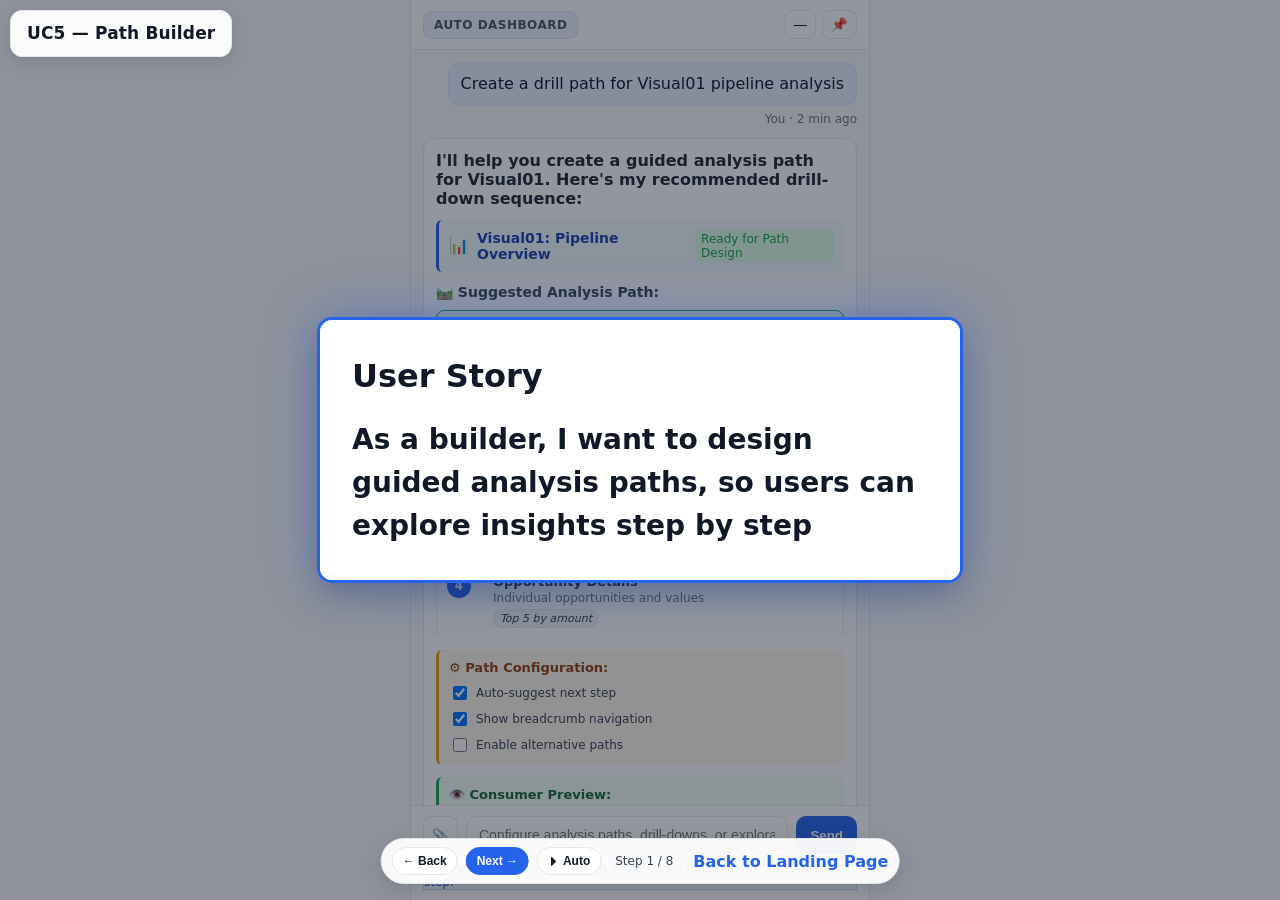
<file: user_stories/uc05-path-builder.html>
<!DOCTYPE html>
<html lang="en">
  <head>
    <meta charset="utf-8" />
    <meta name="viewport" content="width=device-width, initial-scale=1" />
    <title>UC5 — Path Builder · Builder Experience</title>
    <link rel="stylesheet" href="styles.css" />
    <link rel="stylesheet" href="../assets/tour.css" />
    <script>
      window.UC_TOUR_OPTS = {
        backHref: "../index.html",
        md: "",
        delay: 3500,
        loop: false
      };
    </script>
    <script id="uc-meta" type="application/json">
      {
        "title": "UC5 — Path Builder",
        "user_story": "As a builder, I want to design guided analysis paths, so users can explore insights step by step",
        "problem": "Exploration is inconsistent; users miss key steps or get lost in the data.",
        "problem_bullets": [
          "<b>No guidance</b>: Ad‑hoc exploration",
          "<b>Missed insights</b>: Important steps skipped",
          "<b>Inconsistency</b>: Different experiences per user"
        ],
        "core": "Design, configure and preview structured drill paths with controls and quick apply.",
        "core_bullets": [
          "<b>Suggested path</b> with current step",
          "<b>Path controls</b>: auto‑suggest, breadcrumbs",
          "<b>Consumer preview</b> play entry",
          "<b>Apply/Test</b> actions"
        ],
        "highlights": [
          { "selector": ".visual-reference", "title": "Visual Context", "text": "Reference visual for which the path is built.", "effect": "box" },
          { "selector": ".path-builder .path-flow", "title": "Suggested Path", "text": "Recommended sequence with current step highlighted.", "effect": "box" },
          { "selector": ".path-controls", "title": "Path Controls", "text": "Enable auto‑suggest and breadcrumbs.", "effect": "box" },
          { "selector": ".path-preview .preview-container", "title": "Consumer Preview", "text": "How users will start the guided path.", "effect": "box" }
        ]
      }
    </script>
    <script defer src="../assets/tour.js"></script>
  </head>
  <body>
    <div class="shell">
      <header class="chat-header">
        <div class="badge">AUTO DASHBOARD</div>
        <div class="toolbar">
          <button class="icon-btn" title="Minimize">—</button>
          <button class="icon-btn" title="Pin">📌</button>
        </div>
      </header>

      <main class="chat-area" aria-label="Chat conversation">
        <div class="message user" aria-label="User">
          <div class="bubble user-bubble">
            Create a drill path for Visual01 pipeline analysis
          </div>
          <div class="meta">You · 2 min ago</div>
        </div>

        <div class="message bot" aria-label="AutoBot">
          <div class="card bot-card">
            <div class="card-body">
              <p class="lead">I'll help you create a guided analysis path for Visual01. Here's my recommended drill-down sequence:</p>
              
              <div class="visual-reference">
                <div class="visual-header">
                  <span class="visual-icon">📊</span>
                  <span class="visual-title">Visual01: Pipeline Overview</span>
                  <span class="visual-status">Ready for Path Design</span>
                </div>
              </div>

              <div class="path-builder">
                <h4>🛤️ Suggested Analysis Path:</h4>
                <div class="path-flow">
                  <div class="path-step completed">
                    <div class="step-number">1</div>
                    <div class="step-content">
                      <div class="step-title">Pipeline Overview</div>
                      <div class="step-desc">Starting overview – all accounts</div>
                      <div class="step-action"><span class="chip">Aggregated</span></div>
                    </div>
                  </div>

                  <div class="path-step active current">
                    <div class="step-number">2</div>
                    <div class="step-content">
                      <div class="step-title">By Account</div>
                      <div class="step-desc">Show individual account performance</div>
                      <div class="step-action"><span class="chip">Selected: CHS</span></div>
                    </div>
                  </div>

                  <div class="path-step">
                    <div class="step-number">3</div>
                    <div class="step-content">
                      <div class="step-title">By Stage</div>
                      <div class="step-desc">Pipeline stages for selected account</div>
                      <div class="step-action"><span class="chip">Stage: Negotiation</span></div>
                    </div>
                  </div>

                  <div class="path-step">
                    <div class="step-number">4</div>
                    <div class="step-content">
                      <div class="step-title">Opportunity Details</div>
                      <div class="step-desc">Individual opportunities and values</div>
                      <div class="step-action"><span class="chip ghost">Top 5 by amount</span></div>
                    </div>
                  </div>
                </div>
              </div>

              <div class="path-controls">
                <h4>⚙️ Path Configuration:</h4>
                <div class="control-group">
                  <label class="control-label">
                    <input type="checkbox" checked>
                    <span>Auto-suggest next step</span>
                  </label>
                  <label class="control-label">
                    <input type="checkbox" checked>
                    <span>Show breadcrumb navigation</span>
                  </label>
                  <label class="control-label">
                    <input type="checkbox">
                    <span>Enable alternative paths</span>
                  </label>
                </div>
              </div>

              <div class="path-preview">
                <h4>👁️ Consumer Preview:</h4>
                <div class="preview-container">
                  <div class="preview-play" role="img" aria-label="Play analysis path">
                    <div class="play-button" title="Play Analysis Path">▶</div>
                    <div class="play-label">Play analysis path</div>
                  </div>
                  <div class="preview-note">Consumers start the guided path via a play button.</div>
                </div>
              </div>

              <div class="path-actions">
                <button class="action-btn primary">Apply Path to Visual01</button>
                <button class="action-btn secondary">Test Preview</button>
                <button class="action-btn secondary">Add Alternative Path</button>
              </div>

              <button class="fab" title="Save Path Configuration">💾</button>
            </div>
          </div>
          <div class="meta">AutoBot · 1 min ago</div>
        </div>

        <section class="suggestions" aria-label="Related Suggestions">
          <div class="suggestions-header">Related Actions</div>
          <div class="suggestion-list">
            <button class="sugg"><span class="ico">🎯</span> Create path for Visual02 (Revenue Analysis)</button>
            <button class="sugg"><span class="ico">🔄</span> Copy this path to similar visualizations</button>
            <button class="sugg"><span class="ico">📋</span> View all configured analysis paths</button>
            <button class="sugg ghost"><span class="ico">✨</span> AI-suggested alternative paths</button>
          </div>
        </section>
      </main>

      <footer class="composer" aria-label="Input area">
        <div class="input-wrap">
          <button class="icon-btn" title="Attach">📎</button>
          <input type="text" placeholder="Configure analysis paths, drill-downs, or exploration flows..." />
          <button class="send">Send</button>
        </div>
        <div class="hint">Build guided exploration paths to help users discover insights step by step.</div>
      </footer>
    </div>
  </body>
</html>
</file>
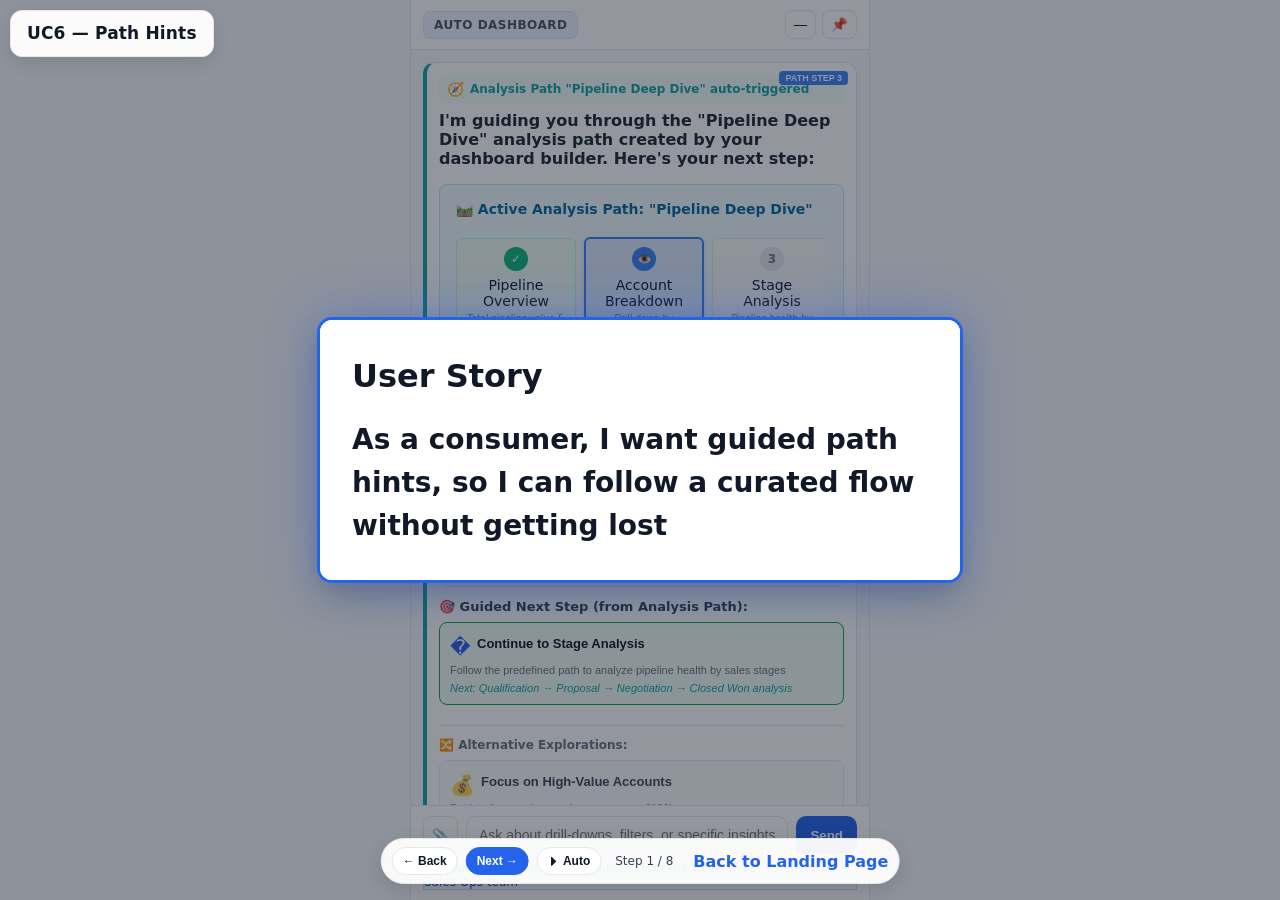
<file: user_stories/uc06-path-hints.html>
<!DOCTYPE html>
<html lang="en">
  <head>
    <meta charset="utf-8" />
    <meta name="viewport" content="width=device-width, initial-scale=1" />
    <title>UC6 — Path Hints · Guided Exploration</title>
    <link rel="stylesheet" href="styles.css" />
    <link rel="stylesheet" href="../assets/tour.css" />
    <script>
      window.UC_TOUR_OPTS = {
        backHref: "../index.html",
        md: "",
        delay: 3500,
        loop: false
      };
    </script>
    <script id="uc-meta" type="application/json">
      {
        "title": "UC6 — Path Hints",
        "user_story": "As a consumer, I want guided path hints, so I can follow a curated flow without getting lost",
        "problem": "Consumers are unsure what to do next; curated flows are underutilized.",
        "problem_bullets": [
          "<b>Unclear next step</b>",
          "<b>Low adoption</b> of predefined paths",
          "<b>Fragmented experience</b>"
        ],
        "core": "Show active path, current level details and next options with progress and controls.",
        "core_bullets": [
          "<b>Active path</b> visibility",
          "<b>Current step</b> context",
          "<b>Next options</b> (guided or alternative)",
          "<b>Progress</b> breadcrumb"
        ],
        "highlights": [
          { "selector": ".predefined-path", "title": "Active Path", "text": "See the predefined analysis flow and author.", "effect": "box" },
          { "selector": ".current-level", "title": "Current Level", "text": "Details and mini‑chart for this step.", "effect": "box" },
          { "selector": ".next-steps", "title": "Next Options", "text": "Choose guided next step or alternatives.", "effect": "box" },
          { "selector": ".breadcrumb-preview", "title": "Progress", "text": "Track your position within the path.", "effect": "box" }
        ]
      }
    </script>
    <script defer src="../assets/tour.js"></script>
  </head>
  <body>
    <div class="shell">
      <header class="chat-header">
        <div class="badge">AUTO DASHBOARD</div>
        <div class="toolbar">
          <button class="icon-btn" title="Minimize">—</button>
          <button class="icon-btn" title="Pin">📌</button>
        </div>
      </header>

      <main class="chat-area" aria-label="Chat conversation">
        <div class="message bot" aria-label="AutoBot">
          <div class="card bot-card auto-triggered">
            <div class="card-body">
              <div class="trigger-info">
                <span class="trigger-icon">🧭</span>
                <span class="trigger-text">Analysis Path "Pipeline Deep Dive" auto-triggered</span>
              </div>
              
              <p class="lead">I'm guiding you through the <strong>"Pipeline Deep Dive"</strong> analysis path created by your dashboard builder. Here's your next step:</p>
              
              <div class="predefined-path">
                <h4>🛤️ Active Analysis Path: "Pipeline Deep Dive"</h4>
                <div class="path-overview">
                  <div class="path-steps">
                    <div class="path-step completed">
                      <div class="step-indicator">✓</div>
                      <div class="step-info">
                        <div class="step-title">Pipeline Overview</div>
                        <div class="step-desc">Total pipeline value & account count</div>
                      </div>
                    </div>
                    <div class="path-connector"></div>
                    <div class="path-step current">
                      <div class="step-indicator">👁️</div>
                      <div class="step-info">
                        <div class="step-title">Account Breakdown</div>
                        <div class="step-desc">Drill down by individual accounts</div>
                      </div>
                    </div>
                    <div class="path-connector"></div>
                    <div class="path-step upcoming">
                      <div class="step-indicator">3</div>
                      <div class="step-info">
                        <div class="step-title">Stage Analysis</div>
                        <div class="step-desc">Pipeline health by sales stage</div>
                      </div>
                    </div>
                    <div class="path-connector"></div>
                    <div class="path-step upcoming">
                      <div class="step-indicator">4</div>
                      <div class="step-info">
                        <div class="step-title">Action Items</div>
                        <div class="step-desc">Specific recommendations</div>
                      </div>
                    </div>
                  </div>
                  <div class="path-creator">
                    <span class="creator-icon">👤</span>
                    <span class="creator-text">Path designed by: Sarah M. (Sales Ops)</span>
                  </div>
                </div>
              </div>
              
              <div class="current-level">
                <h4>📍 Current Step: Account Breakdown</h4>
                <div class="level-info">
                  <div class="level-chart">
                    <svg viewBox="0 0 160 80" class="mini-chart">
                      <rect x="0" y="0" width="160" height="80" fill="#f8fafc" stroke="#e5e7eb"/>
                      <text x="80" y="15" text-anchor="middle" font-size="10" fill="#374151" font-weight="600">Accounts: Pipeline Value</text>
                      <!-- Account bars with different heights -->
                      <g fill="#3b82f6">
                        <rect x="10" y="40" width="8" height="25" rx="1"/>
                        <rect x="20" y="30" width="8" height="35" rx="1"/>
                        <rect x="30" y="45" width="8" height="20" rx="1"/>
                        <rect x="40" y="25" width="8" height="40" rx="1"/>
                        <rect x="50" y="35" width="8" height="30" rx="1"/>
                        <rect x="60" y="50" width="8" height="15" rx="1"/>
                        <rect x="70" y="20" width="8" height="45" rx="1"/>
                        <rect x="80" y="40" width="8" height="25" rx="1"/>
                        <rect x="90" y="35" width="8" height="30" rx="1"/>
                        <rect x="100" y="45" width="8" height="20" rx="1"/>
                        <rect x="110" y="30" width="8" height="35" rx="1"/>
                        <rect x="120" y="25" width="8" height="40" rx="1"/>
                      </g>
                      <!-- Path indicator -->
                      <g transform="translate(135, 25)">
                        <circle cx="0" cy="0" r="8" fill="#10a5a5" opacity="0.9"/>
                        <text x="0" y="1" text-anchor="middle" font-size="8" fill="#fff">🧭</text>
                      </g>
                    </svg>
                  </div>
                  <div class="level-description">
                    Following the predefined path: Now viewing individual account performance
                  </div>
                </div>
              </div>

              <div class="next-steps">
                <h4>🎯 Guided Next Step (from Analysis Path):</h4>
                <div class="step-options">
                  <button class="step-option recommended path-guided">
                    <div class="option-header">
                      <span class="option-icon">�️</span>
                      <span class="option-title">Continue to Stage Analysis</span>
                      <span class="option-badge">PATH STEP 3</span>
                    </div>
                    <div class="option-desc">Follow the predefined path to analyze pipeline health by sales stages</div>
                    <div class="option-preview">
                      <span class="preview-text">Next: Qualification → Proposal → Negotiation → Closed Won analysis</span>
                    </div>
                  </button>

                  <div class="alternative-options">
                    <h5>🔀 Alternative Explorations:</h5>
                    <button class="step-option alternative">
                      <div class="option-header">
                        <span class="option-icon">💰</span>
                        <span class="option-title">Focus on High-Value Accounts</span>
                      </div>
                      <div class="option-desc">Deviate from path to explore accounts >€100k</div>
                    </button>

                    <button class="step-option alternative">
                      <div class="option-header">
                        <span class="option-icon">📅</span>
                        <span class="option-title">Time-based Analysis</span>
                      </div>
                      <div class="option-desc">Switch to temporal exploration</div>
                    </button>
                  </div>
                </div>
              </div>

              <div class="breadcrumb-preview">
                <h4>🧭 "Pipeline Deep Dive" Progress:</h4>
                <div class="breadcrumb">
                  <span class="crumb completed">1. Pipeline Overview ✓</span>
                  <span class="crumb-arrow">→</span>
                  <span class="crumb active">2. Account Breakdown</span>
                  <span class="crumb-arrow">→</span>
                  <span class="crumb next">3. Stage Analysis</span>
                  <span class="crumb-arrow">→</span>
                  <span class="crumb">4. Action Items</span>
                </div>
                <div class="path-meta">
                  <span class="path-description">Comprehensive sales pipeline analysis workflow</span>
                </div>
              </div>

              <div class="path-controls-consumer">
                <button class="control-btn">
                  <span class="control-icon">�️</span>
                  <span>Follow Path</span>
                </button>
                <button class="control-btn">
                  <span class="control-icon">🔀</span>
                  <span>Explore Freely</span>
                </button>
                <button class="control-btn">
                  <span class="control-icon">�</span>
                  <span>Path Details</span>
                </button>
                <button class="control-btn">
                  <span class="control-icon">❌</span>
                  <span>Hide Path</span>
                </button>
              </div>

              <button class="fab" title="Get More Analysis Tips">💡</button>
            </div>
          </div>
          <div class="meta">AutoBot · triggered by predefined Analysis Path "Pipeline Deep Dive"</div>
        </div>

        <section class="suggestions" aria-label="Related Suggestions">
          <div class="suggestions-header">Alternative Explorations</div>
          <div class="suggestion-list">
            <button class="sugg"><span class="ico">📈</span> Compare with previous quarter data</button>
            <button class="sugg"><span class="ico">🎯</span> Focus on high-value opportunities</button>
            <button class="sugg"><span class="ico">⚡</span> Quick insights summary</button>
            <button class="sugg ghost"><span class="ico">✨</span> AI-powered recommendations</button>
          </div>
        </section>
      </main>

      <footer class="composer" aria-label="Input area">
        <div class="input-wrap">
          <button class="icon-btn" title="Attach">📎</button>
          <input type="text" placeholder="Ask about drill-downs, filters, or specific insights..." />
          <button class="send">Send</button>
        </div>
        <div class="hint">Following predefined Analysis Path "Pipeline Deep Dive" - created by Sales Ops team</div>
      </footer>
    </div>
  </body>
</html>
</file>
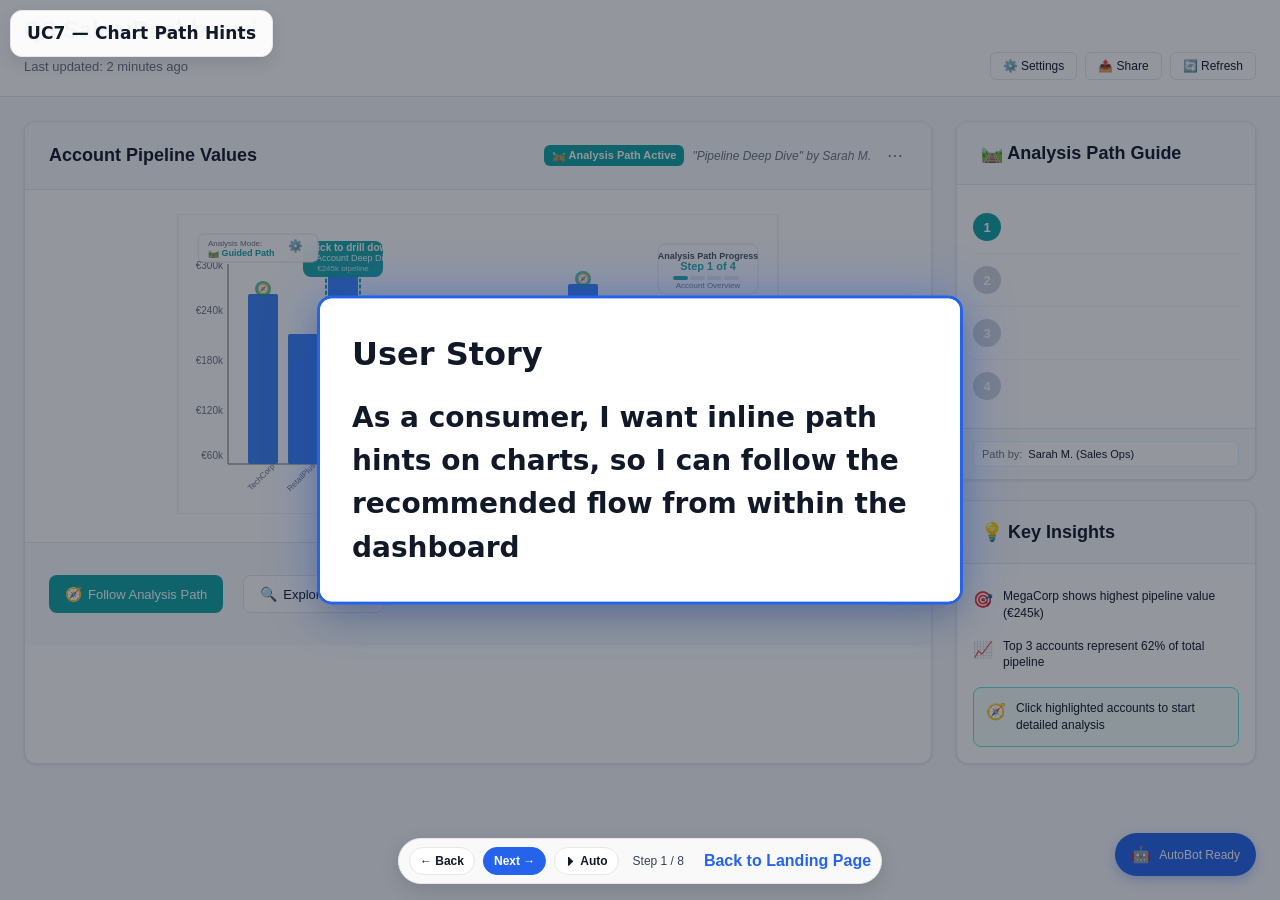
<file: user_stories/uc07-chart-path-hints.html>
<!DOCTYPE html>
<html lang="en">
  <head>
    <meta charset="utf-8" />
    <meta name="viewport" content="width=device-width, initial-scale=1" />
    <title>UC7 — Chart Path Hints · Dashboard Board Visualization</title>
    <link rel="stylesheet" href="styles.css" />
    <link rel="stylesheet" href="../assets/tour.css" />
    <script>
      window.UC_TOUR_OPTS = {
        backHref: "../index.html",
        md: "",
        delay: 3500,
        loop: false
      };
    </script>
    <script id="uc-meta" type="application/json">
      {
        "title": "UC7 — Chart Path Hints",
        "user_story": "As a consumer, I want inline path hints on charts, so I can follow the recommended flow from within the dashboard",
        "problem": "Users don’t notice or follow curated paths from charts.",
        "problem_bullets": [
          "<b>Low visibility</b> of active path",
          "<b>No guidance</b> inside chart widgets",
          "<b>Fragmented</b> chart vs. sidebar info"
        ],
        "core": "Expose active path in the chart widget, show guided steps and key insights nearby.",
        "core_bullets": [
          "<b>Path indicator</b> on the widget",
          "<b>Guide</b> with current/next steps",
          "<b>Insights</b> to highlight focus",
          "<b>Actions</b> to follow/explore"
        ],
        "highlights": [
          { "selector": ".chart-widget.main-widget .widget-header .path-indicator", "title": "Path Indicator", "text": "Shows that a curated path is active.", "effect": "box" },
          { "selector": ".chart-widget.main-widget .chart-content", "title": "Chart Focus", "text": "Interact where the guided flow begins.", "effect": "box" },
          { "selector": ".guide-widget .guide-content", "title": "Sidebar Guide", "text": "Current and upcoming steps.", "effect": "box" },
          { "selector": ".insights-widget", "title": "Key Insights", "text": "Context that motivates the guided path.", "effect": "box" }
        ]
      }
    </script>
    <script defer src="../assets/tour.js"></script>
  </head>
  <body class="dashboard-board">
    <!-- Dashboard Header -->
    <header class="dashboard-header">
      <div class="dashboard-title">
        <h1>Q3 Sales Dashboard</h1>
        <div class="dashboard-meta">
          <span class="last-updated">Last updated: 2 minutes ago</span>
          <div class="dashboard-actions">
            <button class="dashboard-btn">⚙️ Settings</button>
            <button class="dashboard-btn">📤 Share</button>
            <button class="dashboard-btn">🔄 Refresh</button>
          </div>
        </div>
      </div>
    </header>

    <!-- Dashboard Grid -->
    <main class="dashboard-grid">
      <!-- Main Chart Widget with Path Hints -->
      <section class="chart-widget main-widget">
        <div class="widget-header">
          <div class="widget-title">Account Pipeline Values</div>
          <div class="widget-controls">
            <div class="path-indicator">
              <span class="path-badge">🛤️ Analysis Path Active</span>
              <span class="path-name">"Pipeline Deep Dive" by Sarah M.</span>
            </div>
            <button class="widget-menu">⋯</button>
          </div>
        </div>
        
        <div class="chart-content">
          <!-- Main chart visualization -->
          <svg viewBox="0 0 600 300" class="main-chart">
            <!-- Background -->
            <rect x="0" y="0" width="600" height="300" fill="#ffffff" stroke="#e5e7eb"/>
            
            <!-- Y-axis -->
            <line x1="50" y1="50" x2="50" y2="250" stroke="#6b7280" stroke-width="1"/>
            <text x="45" y="55" text-anchor="end" font-size="10" fill="#6b7280">€300k</text>
            <text x="45" y="100" text-anchor="end" font-size="10" fill="#6b7280">€240k</text>
            <text x="45" y="150" text-anchor="end" font-size="10" fill="#6b7280">€180k</text>
            <text x="45" y="200" text-anchor="end" font-size="10" fill="#6b7280">€120k</text>
            <text x="45" y="245" text-anchor="end" font-size="10" fill="#6b7280">€60k</text>
            
            <!-- X-axis -->
            <line x1="50" y1="250" x2="550" y2="250" stroke="#6b7280" stroke-width="1"/>
            
            <!-- Chart bars for accounts -->
            <g class="chart-bars">
              <!-- Account bars with different heights -->
              <rect x="70" y="80" width="30" height="170" fill="#3b82f6" rx="2" class="chart-bar" data-account="TechCorp"/>
              <rect x="110" y="120" width="30" height="130" fill="#3b82f6" rx="2" class="chart-bar" data-account="RetailPlus"/>
              <rect x="150" y="60" width="30" height="190" fill="#3b82f6" rx="2" class="chart-bar" data-account="MegaCorp"/>
              <rect x="190" y="140" width="30" height="110" fill="#3b82f6" rx="2" class="chart-bar" data-account="StartupXYZ"/>
              <rect x="230" y="100" width="30" height="150" fill="#3b82f6" rx="2" class="chart-bar" data-account="Enterprise"/>
              <rect x="270" y="180" width="30" height="70" fill="#3b82f6" rx="2" class="chart-bar" data-account="LocalBiz"/>
              <rect x="310" y="90" width="30" height="160" fill="#3b82f6" rx="2" class="chart-bar" data-account="GlobalInc"/>
              <rect x="350" y="160" width="30" height="90" fill="#3b82f6" rx="2" class="chart-bar" data-account="SmallCo"/>
              <rect x="390" y="70" width="30" height="180" fill="#3b82f6" rx="2" class="chart-bar" data-account="BigClient"/>
              <rect x="430" y="130" width="30" height="120" fill="#3b82f6" rx="2" class="chart-bar" data-account="MidSize"/>
              <rect x="470" y="110" width="30" height="140" fill="#3b82f6" rx="2" class="chart-bar" data-account="NewClient"/>
              <rect x="510" y="200" width="30" height="50" fill="#3b82f6" rx="2" class="chart-bar" data-account="TinyCorp"/>
            </g>
            
            <!-- Account labels -->
            <g class="account-labels">
              <text x="85" y="265" text-anchor="middle" font-size="8" fill="#6b7280" transform="rotate(-45, 85, 265)">TechCorp</text>
              <text x="125" y="265" text-anchor="middle" font-size="8" fill="#6b7280" transform="rotate(-45, 125, 265)">RetailPlus</text>
              <text x="165" y="265" text-anchor="middle" font-size="8" fill="#6b7280" transform="rotate(-45, 165, 265)">MegaCorp</text>
              <text x="205" y="265" text-anchor="middle" font-size="8" fill="#6b7280" transform="rotate(-45, 205, 265)">StartupXYZ</text>
              <text x="245" y="265" text-anchor="middle" font-size="8" fill="#6b7280" transform="rotate(-45, 245, 265)">Enterprise</text>
              <text x="285" y="265" text-anchor="middle" font-size="8" fill="#6b7280" transform="rotate(-45, 285, 265)">LocalBiz</text>
              <text x="325" y="265" text-anchor="middle" font-size="8" fill="#6b7280" transform="rotate(-45, 325, 265)">GlobalInc</text>
              <text x="365" y="265" text-anchor="middle" font-size="8" fill="#6b7280" transform="rotate(-45, 365, 265)">SmallCo</text>
              <text x="405" y="265" text-anchor="middle" font-size="8" fill="#6b7280" transform="rotate(-45, 405, 265)">BigClient</text>
              <text x="445" y="265" text-anchor="middle" font-size="8" fill="#6b7280" transform="rotate(-45, 445, 265)">MidSize</text>
              <text x="485" y="265" text-anchor="middle" font-size="8" fill="#6b7280" transform="rotate(-45, 485, 265)">NewClient</text>
              <text x="525" y="265" text-anchor="middle" font-size="8" fill="#6b7280" transform="rotate(-45, 525, 265)">TinyCorp</text>
            </g>
            
            <!-- Analysis Path Visual Hints -->
            <!-- Hover highlight on MegaCorp bar (highest value) -->
            <rect x="148" y="58" width="34" height="194" fill="none" stroke="#10a5a5" stroke-width="2" stroke-dasharray="4,2" rx="3" class="path-highlight"/>
            
            <!-- Path hint bubble on MegaCorp -->
            <g class="path-hint" transform="translate(165, 45)">
              <rect x="-40" y="-18" width="80" height="36" fill="#10a5a5" rx="8" opacity="0.95"/>
              <text x="0" y="-8" text-anchor="middle" font-size="10" fill="white" font-weight="600">🧭 Click to drill down</text>
              <text x="0" y="2" text-anchor="middle" font-size="9" fill="white">Next: Account Deep Dive</text>
              <text x="0" y="12" text-anchor="middle" font-size="8" fill="white" opacity="0.8">€245k pipeline</text>
              <!-- Arrow pointing to bar -->
              <polygon points="0,18 -6,12 6,12" fill="#10a5a5"/>
            </g>
            
            <!-- Subtle path indicators on other high-value bars -->
            <circle cx="85" cy="75" r="8" fill="#10a5a5" opacity="0.7" class="path-dot"/>
            <text x="85" y="78" text-anchor="middle" font-size="10" fill="white">🧭</text>
            
            <circle cx="405" cy="65" r="8" fill="#10a5a5" opacity="0.7" class="path-dot"/>
            <text x="405" y="68" text-anchor="middle" font-size="10" fill="white">🧭</text>
            
            <!-- Path progression indicator in corner -->
            <g class="path-progress" transform="translate(480, 30)">
              <rect x="0" y="0" width="100" height="50" fill="white" stroke="#e5e7eb" rx="8" opacity="0.95"/>
              <text x="50" y="15" text-anchor="middle" font-size="9" fill="#374151" font-weight="600">Analysis Path Progress</text>
              <text x="50" y="26" text-anchor="middle" font-size="11" fill="#10a5a5" font-weight="700">Step 1 of 4</text>
              <rect x="15" y="32" width="15" height="4" fill="#10a5a5" rx="2"/>
              <rect x="32" y="32" width="15" height="4" fill="#e5e7eb" rx="2"/>
              <rect x="49" y="32" width="15" height="4" fill="#e5e7eb" rx="2"/>
              <rect x="66" y="32" width="15" height="4" fill="#e5e7eb" rx="2"/>
              <text x="50" y="44" text-anchor="middle" font-size="8" fill="#6b7280">Account Overview</text>
            </g>
            
            <!-- Path mode toggle in top left -->
            <g class="path-toggle" transform="translate(20, 20)">
              <rect x="0" y="0" width="120" height="28" fill="white" stroke="#e5e7eb" rx="6" opacity="0.95"/>
              <text x="10" y="12" font-size="8" fill="#6b7280">Analysis Mode:</text>
              <text x="10" y="22" font-size="9" fill="#10a5a5" font-weight="600">🛤️ Guided Path</text>
              <text x="90" y="16" font-size="12" fill="#6b7280" cursor="pointer">⚙️</text>
            </g>
          </svg>
        </div>

        <div class="widget-footer">
          <div class="path-actions">
            <button class="widget-action primary">
              <span class="action-icon">🧭</span>
              Follow Analysis Path
            </button>
            <button class="widget-action secondary">
              <span class="action-icon">🔍</span>
              Explore Freely
            </button>
            <button class="widget-action ghost">
              <span class="action-icon">⚙️</span>
              Path Settings
            </button>
          </div>
        </div>
      </section>

      <!-- Sidebar Widgets -->
      <aside class="sidebar-widgets">
        <!-- Analysis Path Guide -->
        <div class="guide-widget">
          <div class="widget-header">
            <div class="widget-title">🛤️ Analysis Path Guide</div>
          </div>
          <div class="guide-content">
            <div class="path-step current">
              <div class="step-number">1</div>
              <div class="step-content">
                <div class="step-title">Account Overview</div>
                <div class="step-status">📍 Current Step</div>
              </div>
            </div>
            <div class="path-step upcoming">
              <div class="step-number">2</div>
              <div class="step-content">
                <div class="step-title">Top Account Deep Dive</div>
                <div class="step-status">⏳ Next</div>
              </div>
            </div>
            <div class="path-step upcoming">
              <div class="step-number">3</div>
              <div class="step-content">
                <div class="step-title">Pipeline Stage Analysis</div>
                <div class="step-status">⏳ Upcoming</div>
              </div>
            </div>
            <div class="path-step upcoming">
              <div class="step-number">4</div>
              <div class="step-content">
                <div class="step-title">Action Priorities</div>
                <div class="step-status">⏳ Final</div>
              </div>
            </div>
          </div>
          <div class="guide-footer">
            <div class="path-creator">
              <span class="creator-label">Path by:</span>
              <span class="creator-name">Sarah M. (Sales Ops)</span>
            </div>
          </div>
        </div>

        <!-- Key Insights Widget -->
        <div class="insights-widget">
          <div class="widget-header">
            <div class="widget-title">💡 Key Insights</div>
          </div>
          <div class="insight-list">
            <div class="insight-item">
              <div class="insight-icon">🎯</div>
              <div class="insight-text">MegaCorp shows highest pipeline value (€245k)</div>
            </div>
            <div class="insight-item">
              <div class="insight-icon">📈</div>
              <div class="insight-text">Top 3 accounts represent 62% of total pipeline</div>
            </div>
            <div class="insight-item hint">
              <div class="insight-icon">🧭</div>
              <div class="insight-text">Click highlighted accounts to start detailed analysis</div>
            </div>
          </div>
        </div>
      </aside>
    </main>

    <!-- AutoBot Assistant (minimized) -->
    <div class="autobot-mini">
      <button class="autobot-toggle">
        <span class="bot-icon">🤖</span>
        <span class="bot-status">AutoBot Ready</span>
      </button>
    </div>
  </body>
</html>
</file>
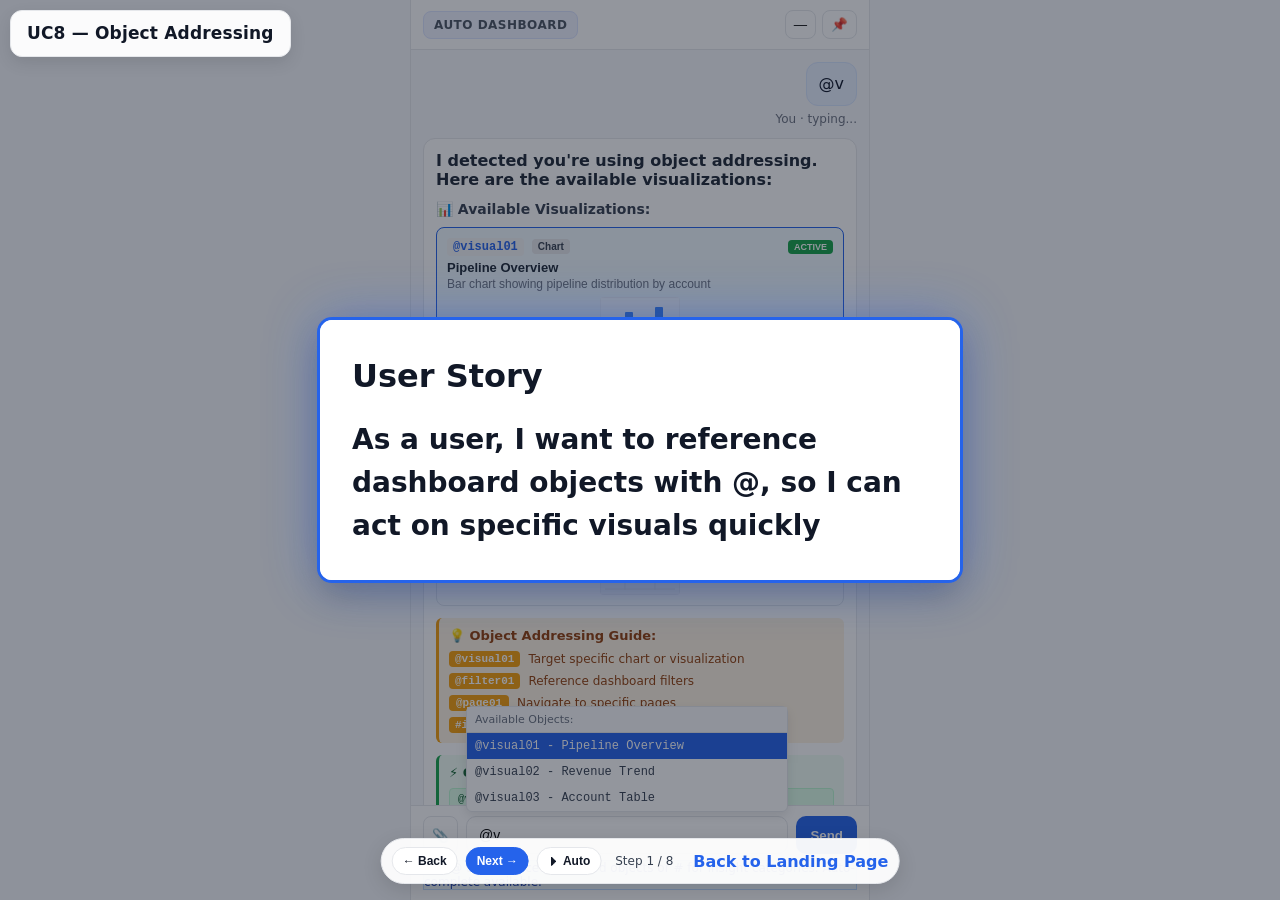
<file: user_stories/uc08-object-addressing.html>
<!DOCTYPE html>
<html lang="en">
  <head>
    <meta charset="utf-8" />
    <meta name="viewport" content="width=device-width, initial-scale=1" />
    <title>UC8 — Object Addressing · @ Symbol Navigation</title>
    <link rel="stylesheet" href="styles.css" />
    <link rel="stylesheet" href="../assets/tour.css" />
    <script>
      window.UC_TOUR_OPTS = {
        backHref: "../index.html",
        md: "",
        delay: 3500,
        loop: false
      };
    </script>
    <script id="uc-meta" type="application/json">
      {
        "title": "UC8 — Object Addressing",
        "user_story": "As a user, I want to reference dashboard objects with @, so I can act on specific visuals quickly",
        "problem": "Targeting specific visuals/actions is slow without direct addressing.",
        "problem_bullets": [
          "<b>Slow targeting</b> of visuals",
          "<b>Ambiguity</b> when referring to objects",
          "<b>Friction</b> in complex dashboards"
        ],
        "core": "Use @object for precise actions with selector, help, quick actions and autocomplete.",
        "core_bullets": [
          "<b>Selector</b> with recommended item",
          "<b>Addressing help</b> cheatsheet",
          "<b>Quick actions</b> for common tasks",
          "<b>Autocomplete</b> in input"
        ],
        "highlights": [
          { "selector": ".object-selector .object-item.recommended", "title": "Recommended Object", "text": "Active visualization surfaced first.", "effect": "box" },
          { "selector": ".addressing-help", "title": "Addressing Guide", "text": "How to use @ and # to navigate.", "effect": "box" },
          { "selector": ".quick-actions", "title": "Quick Actions", "text": "One‑click actions using @visual01.", "effect": "box" },
          { "selector": ".smart-input .autocomplete-popup", "title": "Autocomplete", "text": "Object suggestions as you type.", "effect": "box" }
        ]
      }
    </script>
    <script defer src="../assets/tour.js"></script>
  </head>
  <body>
    <div class="shell">
      <header class="chat-header">
        <div class="badge">AUTO DASHBOARD</div>
        <div class="toolbar">
          <button class="icon-btn" title="Minimize">—</button>
          <button class="icon-btn" title="Pin">📌</button>
        </div>
      </header>

      <main class="chat-area" aria-label="Chat conversation">
        <div class="message user" aria-label="User">
          <div class="bubble user-bubble">
            @v
          </div>
          <div class="meta">You · typing...</div>
        </div>

        <div class="message bot" aria-label="AutoBot">
          <div class="card bot-card">
            <div class="card-body">
              <p class="lead">I detected you're using object addressing. Here are the available visualizations:</p>
              
              <div class="object-selector">
                <h4>📊 Available Visualizations:</h4>
                <div class="object-list">
                  <button class="object-item recommended">
                    <div class="object-header">
                      <span class="object-id">@visual01</span>
                      <span class="object-type">Chart</span>
                      <span class="object-badge">ACTIVE</span>
                    </div>
                    <div class="object-title">Pipeline Overview</div>
                    <div class="object-desc">Bar chart showing pipeline distribution by account</div>
                    <div class="object-preview">
                      <svg viewBox="0 0 80 40" class="mini-preview">
                        <rect x="0" y="0" width="80" height="40" fill="#f8fafc" stroke="#e5e7eb"/>
                        <g fill="#3b82f6">
                          <rect x="10" y="20" width="8" height="15" rx="1"/>
                          <rect x="25" y="15" width="8" height="20" rx="1"/>
                          <rect x="40" y="25" width="8" height="10" rx="1"/>
                          <rect x="55" y="10" width="8" height="25" rx="1"/>
                        </g>
                      </svg>
                    </div>
                  </button>

                  <button class="object-item">
                    <div class="object-header">
                      <span class="object-id">@visual02</span>
                      <span class="object-type">Chart</span>
                    </div>
                    <div class="object-title">Revenue Trend Analysis</div>
                    <div class="object-desc">Line chart with year-over-year comparison</div>
                    <div class="object-preview">
                      <svg viewBox="0 0 80 40" class="mini-preview">
                        <rect x="0" y="0" width="80" height="40" fill="#f8fafc" stroke="#e5e7eb"/>
                        <path d="M 10 30 L 25 25 L 40 20 L 55 15 L 70 10" stroke="#10a5a5" stroke-width="2" fill="none"/>
                        <g fill="#10a5a5">
                          <circle cx="10" cy="30" r="2"/>
                          <circle cx="25" cy="25" r="2"/>
                          <circle cx="40" cy="20" r="2"/>
                          <circle cx="55" cy="15" r="2"/>
                          <circle cx="70" cy="10" r="2"/>
                        </g>
                      </svg>
                    </div>
                  </button>

                  <button class="object-item">
                    <div class="object-header">
                      <span class="object-id">@visual03</span>
                      <span class="object-type">Table</span>
                    </div>
                    <div class="object-title">Account Performance Table</div>
                    <div class="object-desc">Detailed breakdown with KPIs and metrics</div>
                    <div class="object-preview">
                      <svg viewBox="0 0 80 40" class="mini-preview">
                        <rect x="0" y="0" width="80" height="40" fill="#f8fafc" stroke="#e5e7eb"/>
                        <g stroke="#e5e7eb" stroke-width="1">
                          <line x1="5" y1="10" x2="75" y2="10"/>
                          <line x1="5" y1="18" x2="75" y2="18"/>
                          <line x1="5" y1="26" x2="75" y2="26"/>
                          <line x1="5" y1="34" x2="75" y2="34"/>
                          <line x1="25" y1="5" x2="25" y2="35"/>
                          <line x1="55" y1="5" x2="55" y2="35"/>
                        </g>
                      </svg>
                    </div>
                  </button>
                </div>
              </div>

              <div class="addressing-help">
                <h4>💡 Object Addressing Guide:</h4>
                <div class="help-grid">
                  <div class="help-item">
                    <span class="help-symbol">@visual01</span>
                    <span class="help-desc">Target specific chart or visualization</span>
                  </div>
                  <div class="help-item">
                    <span class="help-symbol">@filter01</span>
                    <span class="help-desc">Reference dashboard filters</span>
                  </div>
                  <div class="help-item">
                    <span class="help-symbol">@page01</span>
                    <span class="help-desc">Navigate to specific pages</span>
                  </div>
                  <div class="help-item">
                    <span class="help-symbol">#insights</span>
                    <span class="help-desc">Access predefined insight categories</span>
                  </div>
                </div>
              </div>

              <div class="quick-actions">
                <h4>⚡ Quick Actions with @visual01:</h4>
                <div class="action-suggestions">
                  <button class="quick-action">@visual01 apply dark theme</button>
                  <button class="quick-action">@visual01 add drill path</button>
                  <button class="quick-action">@visual01 check CI compliance</button>
                  <button class="quick-action">@visual01 export data</button>
                </div>
              </div>

              <button class="fab" title="Copy Object ID">📋</button>
            </div>
          </div>
          <div class="meta">AutoBot · instant response</div>
        </div>

        <section class="suggestions" aria-label="Related Suggestions">
          <div class="suggestions-header">Object Navigation</div>
          <div class="suggestion-list">
            <button class="sugg"><span class="ico">🎯</span> Show all available filters (@filter)</button>
            <button class="sugg"><span class="ico">📄</span> List dashboard pages (@page)</button>
            <button class="sugg"><span class="ico">🔍</span> Search objects by name</button>
            <button class="sugg ghost"><span class="ico">✨</span> Smart object recommendations</button>
          </div>
        </section>
      </main>

      <footer class="composer" aria-label="Input area">
        <div class="input-wrap">
          <button class="icon-btn" title="Attach">📎</button>
          <div class="smart-input">
            <input type="text" placeholder="Try @visual01, @filter01, or #insights..." value="@v" />
            <div class="autocomplete-popup">
              <div class="autocomplete-header">Available Objects:</div>
              <div class="autocomplete-item active">@visual01 - Pipeline Overview</div>
              <div class="autocomplete-item">@visual02 - Revenue Trend</div>
              <div class="autocomplete-item">@visual03 - Account Table</div>
            </div>
          </div>
          <button class="send">Send</button>
        </div>
        <div class="hint">Use @ to reference dashboard objects or # for insight categories. Auto-complete available.</div>
      </footer>
    </div>
  </body>
</html>
</file>
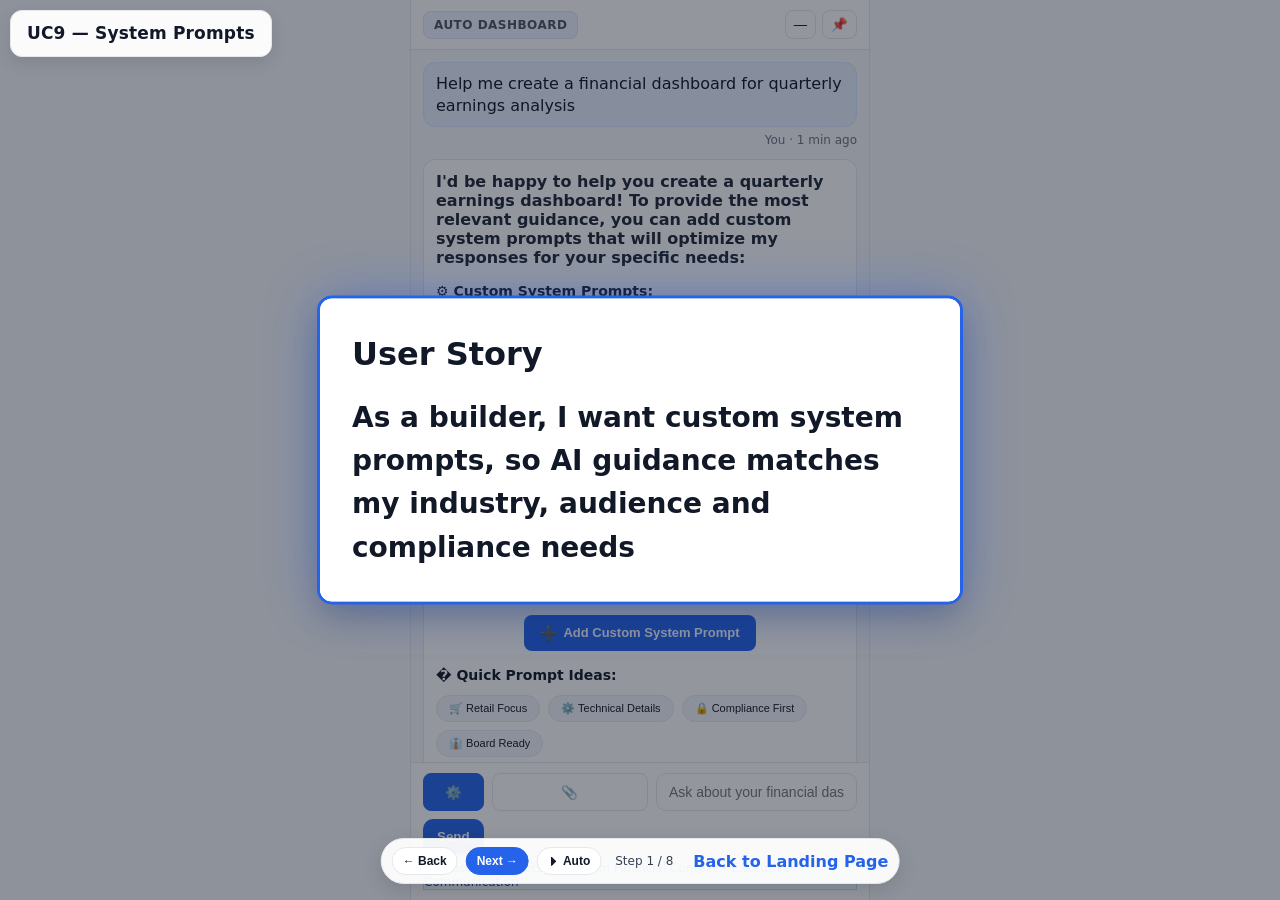
<file: user_stories/uc09-system-prompts.html>
<!DOCTYPE html>
<html lang="en">
  <head>
    <meta charset="utf-8" />
    <meta name="viewport" content="width=device-width, initial-scale=1" />
    <title>UC9 — System Prompts · Contextual AI Configuration</title>
    <link rel="stylesheet" href="styles.css" />
    <link rel="stylesheet" href="../assets/tour.css" />
    <script>
      window.UC_TOUR_OPTS = {
        backHref: "../index.html",
        md: "",
        delay: 3500,
        loop: false
      };
    </script>
    <script id="uc-meta" type="application/json">
      {
        "title": "UC9 — System Prompts",
        "user_story": "As a builder, I want custom system prompts, so AI guidance matches my industry, audience and compliance needs",
        "problem": "Generic AI responses miss context like industry focus or compliance level.",
        "problem_bullets": [
          "<b>Low relevance</b>",
          "<b>Missed compliance</b>",
          "<b>Wrong audience level</b>"
        ],
        "core": "Define and activate prompts to shape AI behavior; preview current context and benefits.",
        "core_bullets": [
          "<b>Manage prompts</b> and edit list",
          "<b>Add</b> new prompts quickly",
          "<b>Context preview</b> of active settings",
          "<b>Benefit list</b> for outcomes"
        ],
        "highlights": [
          { "selector": ".custom-prompt-manager", "title": "Prompt Manager", "text": "Configure custom prompts for tailored guidance.", "effect": "box" },
          { "selector": ".active-prompts .prompt-list", "title": "Active Prompts", "text": "See and edit what’s currently applied.", "effect": "box" },
          { "selector": ".context-preview", "title": "AI Context", "text": "How responses will be shaped now.", "effect": "box" },
          { "selector": ".context-benefits", "title": "Benefits", "text": "What you gain from configured prompts.", "effect": "box" }
        ]
      }
    </script>
    <script defer src="../assets/tour.js"></script>
  </head>
  <body>
    <div class="shell">
      <header class="chat-header">
        <div class="badge">AUTO DASHBOARD</div>
        <div class="toolbar">
          <button class="icon-btn" title="Minimize">—</button>
          <button class="icon-btn" title="Pin">📌</button>
        </div>
      </header>

      <main class="chat-area" aria-label="Chat conversation">
        <div class="message user" aria-label="User">
          <div class="bubble user-bubble">
            Help me create a financial dashboard for quarterly earnings analysis
          </div>
          <div class="meta">You · 1 min ago</div>
        </div>

        <div class="message bot" aria-label="AutoBot">
          <div class="card bot-card">
            <div class="card-body">
              <p class="lead">I'd be happy to help you create a quarterly earnings dashboard! To provide the most relevant guidance, you can add custom system prompts that will optimize my responses for your specific needs:</p>
              
              <div class="custom-prompt-manager">
                <h4>⚙️ Custom System Prompts:</h4>
                
                <div class="active-prompts">
                  <div class="prompt-header">
                    <span class="prompt-title">Active Custom Prompts:</span>
                    <button class="edit-prompts-btn">
                      <span class="btn-icon">✏️</span>
                      Edit Prompts
                    </button>
                  </div>
                  
                  <div class="prompt-list">
                    <div class="custom-prompt-item">
                      <div class="prompt-content">
                        <div class="prompt-label">dm Financial Context</div>
                        <div class="prompt-text">"Focus on dm drogerie's financial KPIs: revenue per store, customer acquisition costs, seasonal trends. Always consider German retail regulations and GAAP compliance."</div>
                      </div>
                      <div class="prompt-actions">
                        <button class="prompt-action edit" title="Edit">✏️</button>
                        <button class="prompt-action remove" title="Remove">✕</button>
                      </div>
                    </div>
                    
                    <div class="custom-prompt-item">
                      <div class="prompt-content">
                        <div class="prompt-label">Executive Communication</div>
                        <div class="prompt-text">"Provide executive-level summaries with strategic recommendations. Focus on key insights, avoid technical details. Include actionable next steps."</div>
                      </div>
                      <div class="prompt-actions">
                        <button class="prompt-action edit" title="Edit">✏️</button>
                        <button class="prompt-action remove" title="Remove">✕</button>
                      </div>
                    </div>
                  </div>
                </div>

                <div class="add-prompt-section">
                  <button class="add-prompt-btn">
                    <span class="btn-icon">➕</span>
                    Add Custom System Prompt
                  </button>
                </div>

                <div class="prompt-editor hidden">
                  <div class="editor-header">
                    <h4>✏️ Create Custom System Prompt</h4>
                    <button class="close-editor">✕</button>
                  </div>
                  
                  <div class="editor-form">
                    <div class="form-group">
                      <label for="prompt-name">Prompt Name:</label>
                      <input type="text" id="prompt-name" placeholder="e.g., 'Healthcare Compliance Focus'" />
                    </div>
                    
                    <div class="form-group">
                      <label for="prompt-description">Description (optional):</label>
                      <input type="text" id="prompt-description" placeholder="Brief description of when to use this prompt" />
                    </div>
                    
                    <div class="form-group">
                      <label for="prompt-content">System Prompt Content:</label>
                      <textarea id="prompt-content" rows="4" placeholder="Define the context, focus areas, constraints, and guidelines for AI responses...

Example: 'You are assisting with retail analytics for a German drugstore chain. Focus on store performance metrics, customer behavior, and seasonal trends. Always consider German retail regulations and provide actionable insights for store managers.'"></textarea>
                    </div>
                    
                    <div class="form-group">
                      <label>
                        <input type="checkbox" id="auto-activate" />
                        Auto-activate for similar requests
                      </label>
                    </div>
                    
                    <div class="editor-actions">
                      <button class="save-prompt-btn primary">
                        <span class="btn-icon">�</span>
                        Save Prompt
                      </button>
                      <button class="cancel-edit-btn secondary">Cancel</button>
                    </div>
                  </div>
                </div>

                <div class="prompt-suggestions">
                  <h4>� Quick Prompt Ideas:</h4>
                  <div class="suggestion-chips">
                    <button class="suggestion-chip" data-prompt="Industry: Retail & E-commerce focus with seasonal analysis">🛒 Retail Focus</button>
                    <button class="suggestion-chip" data-prompt="Role: Technical implementation details and API guidance">⚙️ Technical Details</button>
                    <button class="suggestion-chip" data-prompt="Compliance: Always consider GDPR, data privacy, and German regulations">🔒 Compliance First</button>
                    <button class="suggestion-chip" data-prompt="Audience: Board-level presentations with strategic insights only">👔 Board Ready</button>
                  </div>
                </div>

                <div class="context-preview">
                  <h4>🎯 Current AI Context:</h4>
                  <div class="context-summary">
                    <div class="context-description">
                      With your custom prompts active, I'll provide <strong>dm-specific financial guidance</strong> with <strong>executive-level communication</strong>, focusing on retail KPIs, regulatory compliance, and strategic recommendations suitable for leadership presentations.
                    </div>
                  </div>
                </div>

              </div>

              <div class="context-benefits">
                <h4>✨ With your custom prompts, I can provide:</h4>
                <ul class="benefit-list">
                  <li>� <strong>dm-specific metrics</strong> (revenue per store, seasonal trends, customer acquisition)</li>
                  <li>📊 <strong>Executive summaries</strong> (strategic insights, actionable recommendations)</li>
                  <li>⚖️ <strong>Compliance awareness</strong> (German retail regulations, GAAP standards)</li>
                  <li>� <strong>Contextual relevance</strong> (tailored to your specific business needs)</li>
                </ul>
              </div>

            </div>
          </div>
          <div class="meta">AutoBot · 30s ago</div>
        </div>

        <section class="suggestions" aria-label="Related Suggestions">
          <div class="suggestions-header">Custom System Prompts</div>
          <div class="suggestion-list">
            <button class="sugg"><span class="ico">➕</span> Create new custom prompt</button>
            <button class="sugg"><span class="ico">✏️</span> Edit existing prompts</button>
            <button class="sugg"><span class="ico">👥</span> Share prompts with team</button>
            <button class="sugg ghost"><span class="ico">🤖</span> AI-suggested prompt optimization</button>
          </div>
        </section>
      </main>

      <footer class="composer" aria-label="Input area">
        <div class="input-wrap">
          <button class="icon-btn prompt-trigger active" title="Custom System Prompts Active">⚙️</button>
          <button class="icon-btn" title="Attach">📎</button>
          <input type="text" placeholder="Ask about your financial dashboard with custom dm context active..." />
          <button class="send">Send</button>
        </div>
        <div class="hint">✨ Custom prompts active: dm Financial Context • Executive Communication</div>
      </footer>
    </div>
  </body>
</html>
</file>
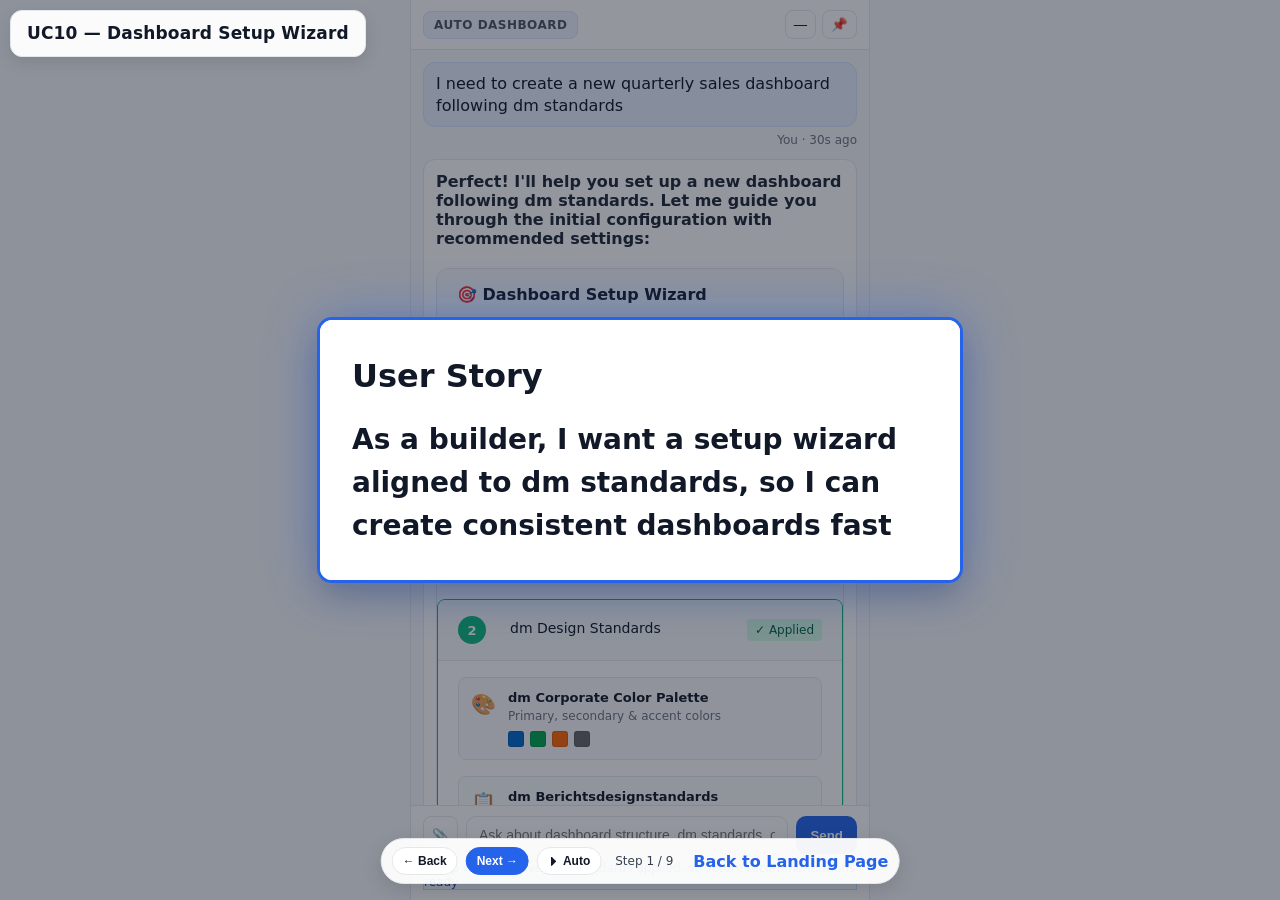
<file: user_stories/uc10-dashboard-setup.html>
<!DOCTYPE html>
<html lang="en">
  <head>
    <meta charset="utf-8" />
    <meta name="viewport" content="width=device-width, initial-scale=1" />
    <title>UC10 — Dashboard Setup Wizard · Initial Configuration & dm Standards</title>
    <link rel="stylesheet" href="styles.css" />
    <link rel="stylesheet" href="../assets/tour.css" />
    <script>
      window.UC_TOUR_OPTS = {
        backHref: "../index.html",
        md: "",
        delay: 3500,
        loop: false
      };
    </script>
    <script id="uc-meta" type="application/json">
      {
        "title": "UC10 — Dashboard Setup Wizard",
        "user_story": "As a builder, I want a setup wizard aligned to dm standards, so I can create consistent dashboards fast",
        "problem": "New dashboards take long to set up and don’t consistently follow standards.",
        "problem_bullets": [
          "<b>Slow setup</b>",
          "<b>Inconsistent</b> design across teams",
          "<b>Manual</b> structure planning"
        ],
        "core": "Wizard applies dm standards, proposes structure and quick setup options with preview.",
        "core_bullets": [
          "<b>dm standards</b> applied (palette, typography)",
          "<b>Page structure</b> recommendations",
          "<b>Quick options</b> incl. recommended setup",
          "<b>Preview</b> of resulting dashboard"
        ],
        "highlights": [
          { "selector": ".setup-wizard", "title": "Setup Wizard", "text": "Guided initial configuration.", "effect": "box" },
          { "selector": ".dm-standards", "title": "dm Standards", "text": "Palette, typography and spacing applied.", "effect": "box" },
          { "selector": ".page-structure", "title": "Structure Plan", "text": "Suggested landing page and chapters.", "effect": "box" },
          { "selector": ".quick-setup-options", "title": "Quick Options", "text": "Fast paths to a complete setup.", "effect": "box" },
          { "selector": ".setup-preview", "title": "Preview", "text": "See the outcome before applying.", "effect": "box" }
        ]
      }
    </script>
    <script defer src="../assets/tour.js"></script>
  </head>
  <body>
    <div class="shell">
      <header class="chat-header">
        <div class="badge">AUTO DASHBOARD</div>
        <div class="toolbar">
          <button class="icon-btn" title="Minimize">—</button>
          <button class="icon-btn" title="Pin">📌</button>
        </div>
      </header>

      <main class="chat-area" aria-label="Chat conversation">
        <div class="message user" aria-label="User">
          <div class="bubble user-bubble">
            I need to create a new quarterly sales dashboard following dm standards
          </div>
          <div class="meta">You · 30s ago</div>
        </div>

        <div class="message bot" aria-label="AutoBot">
          <div class="card bot-card">
            <div class="card-body">
              <p class="lead">Perfect! I'll help you set up a new dashboard following dm standards. Let me guide you through the initial configuration with recommended settings:</p>
              
              <div class="setup-wizard">
                <h4>🎯 Dashboard Setup Wizard</h4>
                
                <div class="setup-step active">
                  <div class="step-header">
                    <span class="step-number">1</span>
                    <span class="step-title">Basic Configuration</span>
                    <span class="step-status">✓ Configured</span>
                  </div>
                  
                  <div class="step-content">
                    <div class="config-grid">
                      <div class="config-item">
                        <label>Dashboard Title:</label>
                        <div class="config-value">Q3 2025 Sales Performance Dashboard</div>
                      </div>
                      <div class="config-item">
                        <label>Report Type:</label>
                        <div class="config-value">Quarterly Business Review</div>
                      </div>
                      <div class="config-item">
                        <label>Target Audience:</label>
                        <div class="config-value">Management & Store Operations</div>
                      </div>
                    </div>
                  </div>
                </div>

                <div class="setup-step active">
                  <div class="step-header">
                    <span class="step-number">2</span>
                    <span class="step-title">dm Design Standards</span>
                    <span class="step-status">✓ Applied</span>
                  </div>
                  
                  <div class="step-content">
                    <div class="dm-standards">
                      <div class="standard-item">
                        <div class="standard-icon">🎨</div>
                        <div class="standard-details">
                          <div class="standard-name">dm Corporate Color Palette</div>
                          <div class="standard-desc">Primary, secondary & accent colors</div>
                          <div class="color-preview">
                            <span class="color-swatch dm-blue" title="dm Blue Primary"></span>
                            <span class="color-swatch dm-green" title="dm Green Secondary"></span>
                            <span class="color-swatch dm-orange" title="dm Orange Accent"></span>
                            <span class="color-swatch dm-gray" title="dm Gray Neutral"></span>
                          </div>
                        </div>
                      </div>
                      
                      <div class="standard-item">
                        <div class="standard-icon">📋</div>
                        <div class="standard-details">
                          <div class="standard-name">dm Berichtsdesignstandards</div>
                          <div class="standard-desc">Typography, spacing & layout guidelines</div>
                          <div class="standard-preview">
                            <div class="preview-text heading">Heading: dm Sans 18px Bold</div>
                            <div class="preview-text body">Body: dm Sans 14px Regular</div>
                          </div>
                        </div>
                      </div>
                      
                      <div class="standard-item">
                        <div class="standard-icon">📐</div>
                        <div class="standard-details">
                          <div class="standard-name">Grid & Spacing System</div>
                          <div class="standard-desc">16px base grid, consistent margins</div>
                          <div class="grid-preview">
                            <div class="grid-demo">
                              <div class="grid-cell"></div>
                              <div class="grid-cell"></div>
                              <div class="grid-cell"></div>
                              <div class="grid-cell"></div>
                            </div>
                          </div>
                        </div>
                      </div>
                    </div>
                  </div>
                </div>

                <div class="setup-step current">
                  <div class="step-header">
                    <span class="step-number">3</span>
                    <span class="step-title">Page Structure Setup</span>
                    <span class="step-status">⚡ Configuring</span>
                  </div>
                  
                  <div class="step-content">
                    <div class="page-structure">
                      <h5>📄 Recommended Page Structure:</h5>
                      
                      <div class="page-tree">
                        <div class="page-item landing">
                          <div class="page-icon">🏠</div>
                          <div class="page-details">
                            <div class="page-name">Landing Page - Executive Summary</div>
                            <div class="page-desc">Key KPIs, trends & strategic insights</div>
                          </div>
                          <button class="page-action">✓ Auto-Create</button>
                        </div>
                        
                        <div class="page-children">
                          <div class="page-item chapter">
                            <div class="page-icon">📊</div>
                            <div class="page-details">
                              <div class="page-name">Chapter 1: Sales Performance</div>
                              <div class="page-desc">Revenue, targets, regional breakdown</div>
                            </div>
                            <button class="page-action">✓ Suggested</button>
                          </div>
                          
                          <div class="page-item chapter">
                            <div class="page-icon">👥</div>
                            <div class="page-details">
                              <div class="page-name">Chapter 2: Customer Analytics</div>
                              <div class="page-desc">Acquisition, retention, demographics</div>
                            </div>
                            <button class="page-action">✓ Suggested</button>
                          </div>
                          
                          <div class="page-item chapter">
                            <div class="page-icon">🏪</div>
                            <div class="page-details">
                              <div class="page-name">Chapter 3: Store Operations</div>
                              <div class="page-desc">Per-store metrics, efficiency indicators</div>
                            </div>
                            <button class="page-action">+ Add</button>
                          </div>
                        </div>
                      </div>
                      
                      <div class="structure-actions">
                        <button class="structure-btn primary">
                          <span class="btn-icon">⚡</span>
                          Apply Recommended Structure
                        </button>
                        <button class="structure-btn secondary">
                          <span class="btn-icon">✏️</span>
                          Customize Structure
                        </button>
                      </div>
                    </div>
                  </div>
                </div>

                <div class="setup-step">
                  <div class="step-header">
                    <span class="step-number">4</span>
                    <span class="step-title">Default Templates</span>
                    <span class="step-status">⏳ Pending</span>
                  </div>
                </div>

              </div>

              <div class="quick-setup-options">
                <h4>🚀 Quick Setup Options:</h4>
                <div class="option-grid">
                  <button class="quick-option recommended">
                    <div class="option-icon">⚡</div>
                    <div class="option-content">
                      <div class="option-title">dm Standard Setup</div>
                      <div class="option-desc">Complete setup with dm standards, recommended structure & templates</div>
                    </div>
                    <div class="option-badge">Recommended</div>
                  </button>
                  
                  <button class="quick-option">
                    <div class="option-icon">🎨</div>
                    <div class="option-content">
                      <div class="option-title">Custom Configuration</div>
                      <div class="option-desc">Step-by-step manual setup with full control</div>
                    </div>
                  </button>
                  
                  <button class="quick-option">
                    <div class="option-icon">📋</div>
                    <div class="option-content">
                      <div class="option-title">Import Template</div>
                      <div class="option-desc">Start from existing dashboard template</div>
                    </div>
                  </button>
                </div>
              </div>

              <div class="setup-preview">
                <h4>👁️ Setup Preview:</h4>
                <div class="preview-mockup">
                  <div class="preview-header">
                    <div class="preview-title">Q3 2025 Sales Performance Dashboard</div>
                    <div class="preview-nav">
                      <span class="nav-item active">Executive Summary</span>
                      <span class="nav-item">Sales Performance</span>
                      <span class="nav-item">Customer Analytics</span>
                    </div>
                  </div>
                  <div class="preview-content">
                    <div class="preview-widget">KPI Cards</div>
                    <div class="preview-widget">Trend Charts</div>
                    <div class="preview-widget">Performance Table</div>
                  </div>
                  <div class="preview-footer">dm Corporate Design Applied ✓</div>
                </div>
              </div>

            </div>
          </div>
          <div class="meta">AutoBot · Just now</div>
        </div>

        <section class="suggestions" aria-label="Related Suggestions">
          <div class="suggestions-header">Dashboard Setup</div>
          <div class="suggestion-list">
            <button class="sugg"><span class="ico">⚡</span> Complete dm standard setup</button>
            <button class="sugg"><span class="ico">🎨</span> Customize color palette</button>
            <button class="sugg"><span class="ico">📄</span> Add additional chapters</button>
            <button class="sugg ghost"><span class="ico">📋</span> Import from template library</button>
          </div>
        </section>
      </main>

      <footer class="composer" aria-label="Input area">
        <div class="input-wrap">
          <button class="icon-btn" title="Attach">📎</button>
          <input type="text" placeholder="Ask about dashboard structure, dm standards, or setup customization..." />
          <button class="send">Send</button>
        </div>
        <div class="hint">Setup wizard active: dm standards applied, structure recommendations ready</div>
      </footer>
    </div>
  </body>
</html>
</file>
<file: shared.css>
/* Shared design tokens and base typography for AutoDashboard mockups */
:root {
  --bg: #f6f7fb;
  --panel: #ffffff;
  --border: #e5e7eb;
  --text: #111827;
  --muted: #6b7280;
  --brand: #2563eb;
  --accent: #10a5a5;
  --warning: #f59e0b;
  --success: #16a34a;
}

* { box-sizing: border-box; }
html, body { height: 100%; }
body {
  margin: 0;
  background: var(--bg);
  color: var(--text);
  font-family: ui-sans-serif, system-ui, -apple-system, "Segoe UI", Roboto, "Helvetica Neue", Arial, "Noto Sans";
}

/* Common header badge + toolbar primitives (kept minimal to avoid conflicts) */
.chat-header { display: flex; align-items: center; justify-content: space-between; }
.badge { font-size: 12px; font-weight: 700; letter-spacing: .04em; }
.toolbar { display: flex; gap: 6px; }
.icon-btn { cursor: pointer; }
</file>
<file: auto-dashboard/styles.css>
@import url('../shared.css');

/* App bar */
.appbar { height: 48px; display: flex; align-items: center; justify-content: space-between; padding: 0 12px; border-bottom: 1px solid var(--border); background: var(--panel); position: sticky; top: 0; z-index: 5; }
.appbar-left { display: flex; align-items: center; gap: 10px; }
.app-dot { width: 18px; height: 18px; border-radius: 50%; background: #ef4444; }
.app-title { font-weight: 600; }
.muted { color: var(--muted); font-weight: 500; }
.appbar-right { display: flex; align-items: center; gap: 6px; }
.tb { border: 1px solid var(--border); background: #fff; border-radius: 8px; padding: 6px 8px; cursor: pointer; }
.save { background: var(--brand); color: #fff; border: none; border-radius: 8px; padding: 8px 12px; font-weight: 700; }

/* Workspace layout */
.workspace { height: calc(100vh - 48px); display: grid; grid-template-columns: 260px 1fr 420px; }

/* Left rail */
.left-rail { border-right: 1px solid var(--border); background: var(--panel); overflow: auto; padding: 10px; }
.rail-header { font-size: 12px; color: #475569; font-weight: 800; letter-spacing: .06em; margin-bottom: 8px; }
.rail-item { background: #fff; border: 1px solid var(--border); border-radius: 8px; padding: 8px 10px; font-weight: 600; }
.rail-item.active { outline: 2px solid #c7d2fe; }
.rail-sub { margin: 6px 0 0 6px; color: var(--muted); font-size: 12px; }
.rail-section.mt { margin-top: 12px; }
.dataset-search { border: 1px solid var(--border); border-radius: 8px; padding: 8px 10px; color: var(--muted); background: #fff; }
.dataset-list { list-style: none; margin: 8px 0 0; padding: 0; display: grid; gap: 6px; }
.dataset-list li { border: 1px solid var(--border); background: #fff; border-radius: 8px; padding: 6px 10px; color: #1f2937; }
.dataset-list li.metric { border-left: 4px solid #f59e0b; font-weight: 600; }

/* Editor center */
.editor { overflow: auto; padding: 14px; }
.viz-card { border: 1px solid var(--border); background: #fff; border-radius: 10px; overflow: hidden; }
.viz-head { text-align: center; padding: 8px; border-bottom: 1px solid var(--border); color: #111827; font-weight: 700; }
.viz-kpis { display: grid; grid-template-columns: 1fr 1fr; gap: 12px; padding: 18px; }
.kpi { background: #fafafa; border: 1px solid var(--border); border-radius: 10px; padding: 12px; text-align: center; }
.kpi-label { color: var(--muted); font-weight: 700; margin-bottom: 6px; }
.kpi-value { font-size: 26px; font-weight: 800; letter-spacing: .02em; }

.chart-card { border: 1px solid var(--border); background: #fff; border-radius: 10px; padding: 6px 10px 10px; margin-top: 12px; }
.chart-title { text-align: center; color: #1f2937; font-weight: 700; margin: 6px 0 8px; }
.chart { height: 320px; background: #fff; border: 1px dashed var(--border); border-radius: 10px; display: grid; place-items: center; }
.chart svg { width: 100%; height: 100%; }

/* Right assistant panel (same style as chat mockup) */
.autopanel { border-left: 1px solid var(--border); background: var(--panel); display: grid; grid-template-rows: auto 1fr auto; }
.chat-header { display: flex; align-items: center; justify-content: space-between; padding: 10px 12px; border-bottom: 1px solid var(--border); }
.badge { font-size: 12px; font-weight: 700; letter-spacing: .04em; color: #4b5563; background: #eef2ff; border: 1px solid #dbe3ff; padding: 6px 10px; border-radius: 8px; }
.toolbar { display: flex; gap: 6px; }
.icon-btn { border: 1px solid var(--border); background: #fff; border-radius: 8px; padding: 6px 8px; cursor: pointer; }
.icon-btn:hover { background: #f3f4f6; }

.chat-area { padding: 12px; overflow: auto; display: grid; gap: 12px; background: var(--bg); }
.message { display: grid; gap: 6px; }
.meta { color: var(--muted); font-size: 12px; }
.bubble { padding: 10px 12px; border-radius: 12px; border: 1px solid var(--border); background: #fff; line-height: 1.35; }
.user { justify-items: end; }
.user-bubble { background: #e7f0ff; border-color: #d6e5ff; color: #0f172a; }
.card { border: 1px solid var(--border); background: #fff; border-radius: 12px; overflow: hidden; }
.bot-card .card-body { padding: 12px; position: relative; }
.lead { margin: 0 0 8px 0; font-weight: 600; color: #1f2937; }
.bullets { margin: 0; padding-left: 18px; color: #374151; font-size: 14px; }
.bullets li { margin: 4px 0; }
.mini-viz { margin-top: 10px; border: 1px solid var(--border); border-radius: 10px; background: #fafafa; height: 150px; }
.mini-viz svg { width: 100%; height: 100%; }
.fab { position: absolute; right: 10px; bottom: 10px; width: 34px; height: 34px; border-radius: 50%; border: none; cursor: pointer; background: var(--brand); color: #fff; box-shadow: 0 4px 10px rgba(37, 99, 235, .25); }

.suggestions { border-top: 1px solid var(--border); background: var(--panel); padding: 12px; }
.suggestions-header { font-size: 12px; color: #4b5563; margin-bottom: 8px; }
.suggestion-list { display: grid; gap: 8px; }
.sugg { display: flex; align-items: center; gap: 8px; text-align: left; width: 100%; border: 1px solid var(--border); background: #fff; color: #111827; padding: 10px 12px; border-radius: 10px; cursor: pointer; }
.sugg:hover { background: #f9fafb; }
.sugg.ghost { background: #f9fafb; color: #374151; }
.ico { width: 18px; height: 18px; display: inline-grid; place-items: center; }

.composer { border-top: 1px solid var(--border); background: #fff; padding: 10px 12px; display: grid; gap: 6px; }
.input-wrap { display: grid; grid-template-columns: auto 1fr auto; gap: 8px; }
.input-wrap input { width: 100%; border: 1px solid var(--border); border-radius: 10px; padding: 10px 12px; font-size: 14px; }
.send { background: var(--brand); color: #fff; border: none; border-radius: 10px; padding: 10px 14px; font-weight: 700; cursor: pointer; }
.hint { font-size: 12px; color: var(--muted); }

@media (max-width: 1200px) {
  .workspace { grid-template-columns: 220px 1fr; }
  .autopanel { display: none; }
}
</file>
<file: autobot-chat/styles.css>
@import url('../shared.css');

.shell {
  max-width: 460px; margin: 0 auto; height: 100%; display: grid;
  grid-template-rows: auto 1fr auto; border-left: 1px solid var(--border); border-right: 1px solid var(--border);
  background: var(--panel);
}

.chat-header {
  display: flex; align-items: center; justify-content: space-between; padding: 10px 12px; border-bottom: 1px solid var(--border);
  position: sticky; top: 0; background: var(--panel); z-index: 5;
}
.badge { font-size: 12px; font-weight: 700; letter-spacing: .04em; color: #4b5563; background: #eef2ff; border: 1px solid #dbe3ff; padding: 6px 10px; border-radius: 8px; }
.toolbar { display: flex; gap: 6px; }
.icon-btn { border: 1px solid var(--border); background: #fff; border-radius: 8px; padding: 6px 8px; cursor: pointer; }
.icon-btn:hover { background: #f3f4f6; }

.chat-area { padding: 12px; overflow: auto; display: grid; gap: 12px; background: var(--bg); }
.message { display: grid; gap: 6px; }
.meta { color: var(--muted); font-size: 12px; }

.bubble {
  padding: 10px 12px; border-radius: 12px; border: 1px solid var(--border); background: #fff; line-height: 1.35;
}
.user { justify-items: end; }
.user-bubble { background: #e7f0ff; border-color: #d6e5ff; color: #0f172a; }

.card { border: 1px solid var(--border); background: #fff; border-radius: 12px; overflow: hidden; }
.bot-card .card-body { padding: 12px; position: relative; }
.lead { margin: 0 0 8px 0; font-weight: 600; color: #1f2937; }
.bullets { margin: 0; padding-left: 18px; color: #374151; font-size: 14px; }
.bullets li { margin: 4px 0; }

.mini-viz { margin-top: 10px; border: 1px solid var(--border); border-radius: 10px; background: #fafafa; height: 150px; }
.mini-viz svg { width: 100%; height: 100%; }

.fab {
  position: absolute; right: 10px; bottom: 10px; width: 34px; height: 34px; border-radius: 50%; border: none; cursor: pointer;
  background: var(--brand); color: #fff; box-shadow: 0 4px 10px rgba(37, 99, 235, .25);
}
.fab:hover { filter: brightness(1.05); }

.suggestions { border-top: 1px solid var(--border); background: var(--panel); padding: 12px; }
.suggestions-header { font-size: 12px; color: #4b5563; display: flex; align-items: center; gap: 6px; margin-bottom: 8px; }
.suggestion-list { display: grid; gap: 8px; }
.sugg {
  display: flex; align-items: center; gap: 8px; text-align: left; width: 100%;
  border: 1px solid var(--border); background: #fff; color: #111827; padding: 10px 12px; border-radius: 10px; cursor: pointer;
}
.sugg:hover { background: #f9fafb; }
.sugg.ghost { background: #f9fafb; color: #374151; }
.ico { width: 18px; height: 18px; display: inline-grid; place-items: center; }

.composer { border-top: 1px solid var(--border); background: #fff; padding: 10px 12px; display: grid; gap: 6px; }
.input-wrap { display: grid; grid-template-columns: auto 1fr auto; gap: 8px; }
.input-wrap input { width: 100%; border: 1px solid var(--border); border-radius: 10px; padding: 10px 12px; font-size: 14px; }
.send { background: var(--brand); color: #fff; border: none; border-radius: 10px; padding: 10px 14px; font-weight: 700; cursor: pointer; }
.send:hover { filter: brightness(1.05); }
.hint { font-size: 12px; color: var(--muted); }

@media (max-width: 520px) {
  .shell { max-width: 100%; }
}
</file>
<file: user_stories/styles.css>
@import url('../shared.css');

.shell {
  max-width: 460px; margin: 0 auto; height: 100%; display: grid;
  grid-template-rows: auto 1fr auto; border-left: 1px solid var(--border); border-right: 1px solid var(--border);
  background: var(--panel);
}

.chat-header {
  display: flex; align-items: center; justify-content: space-between; padding: 10px 12px; border-bottom: 1px solid var(--border);
  position: sticky; top: 0; background: var(--panel); z-index: 5;
}
.badge { font-size: 12px; font-weight: 700; letter-spacing: .04em; color: #4b5563; background: #eef2ff; border: 1px solid #dbe3ff; padding: 6px 10px; border-radius: 8px; }
.toolbar { display: flex; gap: 6px; }
.icon-btn { border: 1px solid var(--border); background: #fff; border-radius: 8px; padding: 6px 8px; cursor: pointer; }
.icon-btn:hover { background: #f3f4f6; }

.chat-area { padding: 12px; overflow: auto; display: grid; gap: 12px; background: var(--bg); }
.message { display: grid; gap: 6px; }
.meta { color: var(--muted); font-size: 12px; }

.bubble {
  padding: 10px 12px; border-radius: 12px; border: 1px solid var(--border); background: #fff; line-height: 1.35;
}
.user { justify-items: end; }
.user-bubble { background: #e7f0ff; border-color: #d6e5ff; color: #0f172a; }

.card { border: 1px solid var(--border); background: #fff; border-radius: 12px; overflow: hidden; }
.bot-card .card-body { padding: 12px; position: relative; }
.lead { margin: 0 0 12px 0; font-weight: 600; color: #1f2937; }

/* Guided Settings Specific Styles */
.guide-section { margin: 12px 0; padding: 10px; background: #f8fafc; border-left: 3px solid var(--accent); border-radius: 6px; }
.guide-section h4 { margin: 0 0 6px 0; font-size: 14px; color: #1f2937; }
.guide-text { margin: 0; font-size: 14px; color: #374151; }

.action-grid { display: grid; grid-template-columns: 1fr 1fr; gap: 10px; margin: 12px 0; }
.action-card { border: 1px solid var(--border); border-radius: 8px; padding: 10px; background: #fafafa; }
.action-header { display: flex; align-items: center; gap: 6px; margin-bottom: 6px; }
.action-icon { font-size: 16px; }
.action-title { font-weight: 600; font-size: 13px; }
.action-desc { font-size: 12px; color: var(--muted); margin: 0 0 8px 0; line-height: 1.3; }
.action-btn { width: 100%; padding: 6px 8px; border-radius: 6px; border: none; font-size: 12px; font-weight: 600; cursor: pointer; }
.action-btn.primary { background: var(--brand); color: #fff; }
.action-btn.secondary { background: #fff; color: var(--text); border: 1px solid var(--border); }
.action-btn:hover { opacity: 0.9; }

.guide-path { margin: 12px 0; padding: 10px; background: #fef3e2; border-radius: 8px; border-left: 3px solid var(--warning); }
.path-header { font-weight: 600; font-size: 13px; margin-bottom: 8px; color: #92400e; }
.path-steps { margin: 0; padding-left: 16px; font-size: 13px; color: #374151; }
.path-steps li { margin: 3px 0; }
.guide-btn { margin-top: 8px; padding: 4px 8px; background: var(--warning); color: #fff; border: none; border-radius: 4px; font-size: 12px; cursor: pointer; }

.preview-toggle { margin: 12px 0; }
.preview-label { font-size: 12px; font-weight: 600; color: var(--muted); }
.theme-preview { display: grid; grid-template-columns: 1fr 1fr; gap: 10px; margin-top: 6px; }
.preview-item { border: 1px solid var(--border); border-radius: 8px; overflow: hidden; background: #fff; box-shadow: 0 1px 2px rgba(0,0,0,.04); display: grid; grid-template-rows: auto 1fr; }
.preview-header { padding: 6px 8px; font-size: 11px; font-weight: 700; text-align: center; letter-spacing: .02em; }
.preview-chart { height: 72px; display: grid; place-items: center; position: relative; }
.preview-chart svg { width: 100%; height: 100%; display: block; }

.dark-header { background: #0f172a; color: #f8fafc; border-bottom: 1px solid #1f2937; }
.dark-chart { 
  background: #0b1220; position: relative; 
}
.dark-chart::before { 
  content: ""; position: absolute; inset: 0;
  background-image: 
    repeating-linear-gradient(to right, rgba(255,255,255,.06) 0 1px, transparent 1px 16px),
    repeating-linear-gradient(to bottom, rgba(255,255,255,.06) 0 1px, transparent 1px 16px);
}

.bright-header { background: #f8fafc; color: #111827; border-bottom: 1px solid #e5e7eb; }
.bright-chart { 
  background: #ffffff; position: relative; 
}
.bright-chart::before { 
  content: ""; position: absolute; inset: 0;
  background-image: 
    repeating-linear-gradient(to right, #eef2f7 0 1px, transparent 1px 16px),
    repeating-linear-gradient(to bottom, #eef2f7 0 1px, transparent 1px 16px);
}

@media (max-width: 420px) {
  .theme-preview { grid-template-columns: 1fr; }
}

/* Scope-specific override so theme preview headers are not overridden by other .preview-header rules */
.theme-preview .preview-header.dark-header {
  background: #0f172a; /* dark surface */
  color: #f8fafc;
  border-bottom: 1px solid #1f2937;
}
.theme-preview .preview-header.bright-header {
  background: #f8fafc; /* light surface */
  color: #111827;
  border-bottom: 1px solid #e5e7eb;
}

.fab {
  position: absolute; right: 10px; bottom: 10px; width: 34px; height: 34px; border-radius: 50%; border: none; cursor: pointer;
  background: var(--brand); color: #fff; box-shadow: 0 4px 10px rgba(37, 99, 235, .25);
}
.fab:hover { filter: brightness(1.05); }

.suggestions { border-top: 1px solid var(--border); background: var(--panel); padding: 12px; }
.suggestions-header { font-size: 12px; color: #4b5563; display: flex; align-items: center; gap: 6px; margin-bottom: 8px; }
.suggestion-list { display: grid; gap: 8px; }
.sugg {
  display: flex; align-items: center; gap: 8px; text-align: left; width: 100%;
  border: 1px solid var(--border); background: #fff; color: #111827; padding: 10px 12px; border-radius: 10px; cursor: pointer;
}
.sugg:hover { background: #f9fafb; }
.sugg.ghost { background: #f9fafb; color: #374151; }
.ico { width: 18px; height: 18px; display: inline-grid; place-items: center; }

.composer { border-top: 1px solid var(--border); background: #fff; padding: 10px 12px; display: grid; gap: 6px; }
.input-wrap { display: grid; grid-template-columns: auto 1fr auto; gap: 8px; }
.input-wrap input { width: 100%; border: 1px solid var(--border); border-radius: 10px; padding: 10px 12px; font-size: 14px; }
.send { background: var(--brand); color: #fff; border: none; border-radius: 10px; padding: 10px 14px; font-weight: 700; cursor: pointer; }
.send:hover { filter: brightness(1.05); }
.hint { font-size: 12px; color: var(--muted); }

/* UC2 — Visual Matching Styles */
.attachment-preview { margin: 8px 0; }
.attachment-card { border: 1px solid var(--border); border-radius: 8px; overflow: hidden; background: #fafafa; }
.attachment-header { display: flex; align-items: center; gap: 8px; padding: 8px 10px; background: #f3f4f6; border-bottom: 1px solid var(--border); }
.file-icon { font-size: 16px; }
.file-name { font-weight: 600; font-size: 13px; }
.file-size { font-size: 12px; color: var(--muted); margin-left: auto; }
.attachment-image { padding: 10px; display: grid; place-items: center; }
.example-chart { width: 100%; max-width: 200px; height: auto; border-radius: 6px; }

.analysis-summary { margin: 12px 0; padding: 10px; background: #f0f9ff; border-left: 3px solid var(--brand); border-radius: 6px; }
.analysis-summary h4 { margin: 0 0 8px 0; font-size: 14px; color: #1e40af; }
.detected-features h4 { margin: 0 0 6px 0; font-size: 13px; color: #374151; }
.feature-tags { display: flex; flex-wrap: wrap; gap: 4px; }
.tag { background: #dbeafe; color: #1e40af; padding: 2px 6px; border-radius: 4px; font-size: 11px; font-weight: 600; }

.suggestions-grid { display: grid; gap: 12px; margin: 12px 0; }
.suggestion-card { border: 1px solid var(--border); border-radius: 8px; overflow: hidden; background: #fff; }
.suggestion-card.recommended { border-color: var(--success); box-shadow: 0 0 0 2px rgba(16, 185, 129, 0.1); }
.suggestion-header { display: flex; align-items: center; justify-content: space-between; padding: 8px 10px; background: #f9fafb; }
.match-score { font-size: 12px; font-weight: 600; color: var(--success); }
.badge-rec { background: var(--success); color: #fff; padding: 2px 6px; border-radius: 4px; font-size: 10px; font-weight: 700; }
.suggestion-preview { padding: 10px; display: grid; place-items: center; }
.preview-chart { width: 100%; max-width: 160px; height: auto; border-radius: 4px; }
.suggestion-actions { display: grid; grid-template-columns: 1fr auto; gap: 6px; padding: 8px 10px; border-top: 1px solid var(--border); }
.apply-btn { padding: 6px 12px; border-radius: 6px; border: none; font-size: 12px; font-weight: 600; cursor: pointer; }
.apply-btn.primary { background: var(--brand); color: #fff; }
.apply-btn.secondary { background: #fff; color: var(--text); border: 1px solid var(--border); }
.preview-btn { background: #f3f4f6; color: var(--text); border: 1px solid var(--border); padding: 6px 8px; border-radius: 6px; font-size: 12px; cursor: pointer; }

.customization-options { margin: 12px 0; padding: 10px; background: #fef7ed; border-left: 3px solid var(--warning); border-radius: 6px; }
.customization-options h4 { margin: 0 0 8px 0; font-size: 13px; color: #92400e; }
.custom-controls { display: flex; gap: 6px; flex-wrap: wrap; }
.custom-btn { padding: 4px 8px; background: #fff; border: 1px solid var(--border); border-radius: 4px; font-size: 11px; cursor: pointer; }
.custom-btn:hover { background: #f3f4f6; }

.upload-zone { display: flex; align-items: center; gap: 6px; padding: 6px 8px; border: 2px dashed var(--border); border-radius: 6px; background: #fafafa; cursor: pointer; min-width: 60px; }
.upload-zone:hover { border-color: var(--brand); background: #f0f9ff; }
.upload-icon { font-size: 14px; }
.upload-text { font-size: 11px; color: var(--muted); white-space: nowrap; }

/* UC5 — Path Builder Styles */
.visual-reference { margin: 12px 0; padding: 10px; background: #f0f9ff; border-left: 3px solid var(--brand); border-radius: 6px; }
.visual-header { display: flex; align-items: center; gap: 8px; }
.visual-icon { font-size: 16px; }
.visual-title { font-weight: 600; font-size: 14px; color: #1e40af; }
.visual-status { font-size: 12px; color: var(--success); background: #dcfce7; padding: 2px 6px; border-radius: 4px; margin-left: auto; }

.path-builder { margin: 12px 0; }
.path-builder h4 { margin: 0 0 10px 0; font-size: 14px; color: #374151; }
.path-flow { display: grid; gap: 8px; }
.path-builder .path-step { display: flex; align-items: flex-start; gap: 10px; padding: 10px; border: 1px solid var(--border); border-radius: 8px; background: #fff; }
.path-builder .path-step.active { border-color: var(--brand); background: #f0f9ff; }
.path-builder .path-step.current { border-color: var(--brand); background: #eef5ff; }
.path-builder .path-step.completed { border-color: var(--success); background: #f0fdf4; }
.path-builder .step-number { background: var(--brand); color: #fff; width: 24px; height: 24px; border-radius: 50%; display: flex; align-items: center; justify-content: center; font-size: 12px; font-weight: 600; flex-shrink: 0; }
.path-builder .step-content { flex: 1; }
.path-builder .step-title { font-weight: 600; font-size: 13px; color: #1f2937; margin-bottom: 2px; }
.path-builder .step-desc { font-size: 12px; color: var(--muted); margin-bottom: 4px; }
.path-builder .step-action { font-size: 11px; color: var(--brand); font-style: italic; }
.path-builder .path-arrow { display: none; }

/* Vertical connectors between steps */
.path-builder .step-number { position: relative; }
.path-builder .path-step:not(:last-child) .step-number::after {
  content: "";
  position: absolute;
  top: 24px;
  left: 50%;
  transform: translateX(-50%);
  width: 2px;
  height: 16px;
  background: var(--border);
}

/* Tiny chips for selected/placeholder values */
.chip { display: inline-block; padding: 2px 6px; border-radius: 999px; background: #eef2ff; color: #1e40af; font-size: 11px; font-weight: 600; border: 1px solid #dbe3ff; }
.chip.ghost { background: #f3f4f6; color: #374151; border-color: #e5e7eb; font-weight: 500; }

.path-controls { margin: 12px 0; padding: 10px; background: #fef7ed; border-left: 3px solid var(--warning); border-radius: 6px; }
.path-controls h4 { margin: 0 0 8px 0; font-size: 13px; color: #92400e; }
.control-group { display: flex; flex-direction: column; gap: 6px; }
.control-label { display: flex; align-items: center; gap: 6px; font-size: 12px; color: #374151; cursor: pointer; }
.control-label input[type="checkbox"] { width: 14px; height: 14px; }

.path-preview { margin: 12px 0; padding: 10px; background: #f0fdf4; border-left: 3px solid var(--success); border-radius: 6px; }
.path-preview h4 { margin: 0 0 8px 0; font-size: 13px; color: #166534; }
.preview-container { display: grid; gap: 8px; }
.preview-play { display: grid; place-items: center; border: 1px dashed var(--border); border-radius: 8px; background: #ffffff; min-height: 120px; }
.play-button { width: 48px; height: 48px; border-radius: 999px; background: var(--brand); color: #fff; display: grid; place-items: center; font-weight: 800; box-shadow: 0 4px 10px rgba(37,99,235,.25); }
.play-label { margin-top: 6px; font-size: 12px; color: #1f2937; font-weight: 600; }
.preview-grid { display: grid; grid-template-columns: repeat(2, 1fr); gap: 8px; }
.preview-card { border: 1px solid var(--border); background: #fff; border-radius: 8px; padding: 8px; min-height: 80px; display: grid; gap: 4px; align-content: start; }
.preview-card.filled { outline: 2px solid #c7f9cc; background: #f0fdf4; }
.preview-card.placeholder { background: #fafafa; border-style: dashed; }
.pc-badge { width: 20px; height: 20px; border-radius: 999px; display: grid; place-items: center; font-size: 11px; font-weight: 700; color: #fff; background: var(--brand); }
.pc-title { font-size: 12px; font-weight: 700; color: #1f2937; }
.pc-desc { font-size: 10px; color: var(--muted); }
.preview-note { font-size: 11px; color: #166534; text-align: center; }

.path-actions { margin: 12px 0; display: flex; gap: 8px; flex-wrap: wrap; }
.action-btn { padding: 8px 12px; border-radius: 6px; border: none; font-size: 12px; font-weight: 600; cursor: pointer; }
.action-btn.primary { background: var(--brand); color: #fff; }
.action-btn.secondary { background: #fff; color: var(--text); border: 1px solid var(--border); }
.action-btn:hover { opacity: 0.9; }

/* UC7b: Consumer Analysis Path Hints */
.auto-triggered { border-left: 4px solid var(--accent); }
.trigger-info { display: flex; align-items: center; gap: 6px; margin-bottom: 8px; padding: 6px 8px; background: #f0fdfa; border-radius: 6px; }
.trigger-icon { font-size: 14px; }
.trigger-text { font-size: 12px; color: var(--accent); font-weight: 600; }

.predefined-path {
  margin: 16px 0;
  padding: 16px;
  background: #f0f9ff;
  border: 1px solid #bae6fd;
  border-radius: 8px;
}

.predefined-path h4 {
  margin: 0 0 12px 0;
  font-size: 14px;
  font-weight: 600;
  color: #0369a1;
}

.predefined-path .path-overview {
  display: flex;
  flex-direction: column;
  gap: 12px;
}

.predefined-path .path-steps {
  display: flex;
  align-items: center;
  gap: 8px;
  overflow-x: auto;
  padding: 8px 0;
}

.predefined-path .path-step {
  display: flex;
  flex-direction: column;
  align-items: center;
  gap: 6px;
  min-width: 120px;
  padding: 8px;
  border-radius: 6px;
  transition: all 0.2s ease;
}

.predefined-path .path-step.completed {
  background: #f0fdf4;
  border: 1px solid #bbf7d0;
}

.predefined-path .path-step.current {
  background: #dbeafe;
  border: 2px solid #3b82f6;
  box-shadow: 0 2px 4px rgba(59, 130, 246, 0.2);
}

.predefined-path .path-step.upcoming {
  background: #f8f9fa;
  border: 1px solid #e5e7eb;
}

.predefined-path .step-indicator {
  width: 24px;
  height: 24px;
  border-radius: 50%;
  display: flex;
  align-items: center;
  justify-content: center;
  font-size: 12px;
  font-weight: 600;
}

.predefined-path .path-step.completed .step-indicator {
  background: #10b981;
  color: white;
}

.predefined-path .path-step.current .step-indicator {
  background: #3b82f6;
  color: white;
}

.predefined-path .path-step.upcoming .step-indicator {
  background: #e5e7eb;
  color: var(--muted);
}

.step-info {
  text-align: center;
}

.step-title {
  font-size: 11px;
  font-weight: 600;
  color: var(--text);
  margin-bottom: 2px;
}

.step-desc {
  font-size: 9px;
  color: var(--muted);
  line-height: 1.2;
}

.path-connector {
  width: 20px;
  height: 2px;
  background: #e5e7eb;
  margin: 0 -4px;
}

.path-creator {
  display: flex;
  align-items: center;
  gap: 6px;
  padding: 6px 8px;
  background: white;
  border: 1px solid #e0f2fe;
  border-radius: 6px;
  font-size: 11px;
  color: #0369a1;
}

.creator-icon {
  font-size: 12px;
}

.step-option.path-guided {
  border-color: #3b82f6;
  background: #eff6ff;
}

.step-option.path-guided .option-badge {
  background: #3b82f6;
}

.alternative-options {
  margin-top: 12px;
  padding-top: 12px;
  border-top: 1px solid var(--border);
}

.alternative-options h5 {
  margin: 0 0 8px 0;
  font-size: 12px;
  color: var(--muted);
  font-weight: 600;
}

.step-option.alternative {
  background: #f8f9fa;
  border-color: #e5e7eb;
  opacity: 0.8;
}

.path-meta {
  margin-top: 6px;
  text-align: center;
}

.path-description {
  font-size: 10px;
  color: var(--muted);
  font-style: italic;
}

.breadcrumb .crumb.completed {
  background: #dcfce7;
  color: #166534;
  font-weight: 600;
}

.current-level { margin: 12px 0; padding: 10px; background: #f8fafc; border-radius: 8px; border: 1px solid var(--border); }
.current-level h4 { margin: 0 0 8px 0; font-size: 13px; color: #1f2937; }
.level-info { display: flex; flex-direction: column; gap: 8px; }
.level-chart { display: flex; justify-content: center; }
.mini-chart { width: 100%; max-width: 160px; height: auto; border-radius: 4px; }
.level-description { font-size: 12px; color: var(--muted); text-align: center; }

.next-steps { margin: 12px 0; }
.next-steps h4 { margin: 0 0 8px 0; font-size: 13px; color: #374151; }
.step-options { display: flex; flex-direction: column; gap: 8px; }
.step-option { width: 100%; text-align: left; border: 1px solid var(--border); border-radius: 8px; background: #fff; padding: 10px; cursor: pointer; transition: all 0.2s; }
.step-option:hover { background: #f9fafb; border-color: var(--brand); }
.step-option.recommended { border-color: var(--success); background: #f0fdf4; }
.option-header { display: flex; align-items: center; gap: 6px; margin-bottom: 4px; }
.option-icon { font-size: 14px; }
.option-title { font-weight: 600; font-size: 13px; color: #1f2937; }
.option-badge { background: var(--success); color: #fff; padding: 1px 4px; border-radius: 3px; font-size: 9px; font-weight: 700; margin-left: auto; }
.option-desc { font-size: 12px; color: var(--muted); margin-bottom: 4px; }
.option-preview { font-size: 11px; color: var(--accent); font-style: italic; }

.breadcrumb-preview { margin: 12px 0; padding: 8px; background: #fef3e2; border-radius: 6px; }
.breadcrumb-preview h4 { margin: 0 0 6px 0; font-size: 13px; color: #92400e; }
.breadcrumb { display: flex; align-items: center; gap: 4px; flex-wrap: wrap; }
.crumb { font-size: 11px; padding: 2px 6px; border-radius: 4px; }
.crumb.active { background: var(--brand); color: #fff; font-weight: 600; }
.crumb.next { background: #dbeafe; color: #1e40af; }
.crumb { background: #f3f4f6; color: var(--muted); }
.crumb-arrow { color: var(--muted); font-size: 10px; }

.path-controls-consumer { margin: 12px 0; display: flex; gap: 6px; flex-wrap: wrap; }
.control-btn { display: flex; align-items: center; gap: 4px; padding: 4px 8px; background: #f3f4f6; border: 1px solid var(--border); border-radius: 6px; font-size: 11px; cursor: pointer; }
.control-btn:hover { background: #e5e7eb; }
.control-icon { font-size: 12px; }

/* UC8 — Object Addressing Styles */
.object-selector { margin: 12px 0; }
.object-selector h4 { margin: 0 0 10px 0; font-size: 14px; color: #374151; }
.object-list { display: flex; flex-direction: column; gap: 8px; }
.object-item { width: 100%; text-align: left; border: 1px solid var(--border); border-radius: 8px; background: #fff; padding: 10px; cursor: pointer; transition: all 0.2s; }
.object-item:hover { background: #f9fafb; border-color: var(--brand); }
.object-item.recommended { border-color: var(--brand); background: #f0f9ff; }
.object-header { display: flex; align-items: center; gap: 8px; margin-bottom: 4px; }
.object-id { font-family: 'Courier New', monospace; background: #f3f4f6; color: var(--brand); padding: 2px 6px; border-radius: 4px; font-size: 12px; font-weight: 600; }
.object-type { background: #e5e7eb; color: #374151; padding: 2px 6px; border-radius: 4px; font-size: 10px; font-weight: 600; }
.object-badge { background: var(--success); color: #fff; padding: 2px 6px; border-radius: 4px; font-size: 9px; font-weight: 700; margin-left: auto; }
.object-title { font-weight: 600; font-size: 13px; color: #1f2937; margin-bottom: 2px; }
.object-desc { font-size: 12px; color: var(--muted); margin-bottom: 6px; }
.object-preview { display: flex; justify-content: center; }
.mini-preview { width: 80px; height: 40px; border-radius: 4px; }

.addressing-help { margin: 12px 0; padding: 10px; background: #fef3e2; border-left: 3px solid var(--warning); border-radius: 6px; }
.addressing-help h4 { margin: 0 0 8px 0; font-size: 13px; color: #92400e; }
.help-grid { display: grid; gap: 6px; }
.help-item { display: flex; align-items: center; gap: 8px; }
.help-symbol { font-family: 'Courier New', monospace; background: #f59e0b; color: #fff; padding: 2px 6px; border-radius: 4px; font-size: 11px; font-weight: 600; min-width: 60px; text-align: center; }
.help-desc { font-size: 12px; color: #92400e; }

.quick-actions { margin: 12px 0; padding: 10px; background: #f0fdf4; border-left: 3px solid var(--success); border-radius: 6px; }
.quick-actions h4 { margin: 0 0 8px 0; font-size: 13px; color: #166534; }
.action-suggestions { display: flex; flex-direction: column; gap: 4px; }
.quick-action { width: 100%; text-align: left; background: #dcfce7; border: 1px solid #bbf7d0; color: #166534; padding: 4px 8px; border-radius: 4px; font-family: 'Courier New', monospace; font-size: 11px; cursor: pointer; }
.quick-action:hover { background: #bbf7d0; }

.smart-input { position: relative; flex: 1; }
.smart-input input { width: 100%; }
.autocomplete-popup { position: absolute; bottom: 100%; left: 0; right: 0; background: #fff; border: 1px solid var(--border); border-radius: 6px; box-shadow: 0 4px 12px rgba(0,0,0,0.1); margin-bottom: 4px; z-index: 10; }
.autocomplete-header { padding: 6px 8px; font-size: 11px; color: var(--muted); border-bottom: 1px solid var(--border); background: #f9fafb; }
.autocomplete-item { padding: 6px 8px; font-size: 12px; color: #374151; cursor: pointer; font-family: 'Courier New', monospace; }
.autocomplete-item:hover { background: #f3f4f6; }
.autocomplete-item.active { background: var(--brand); color: #fff; }

@media (max-width: 520px) {
  .help-grid { grid-template-columns: 1fr; }
  .help-item { flex-direction: column; align-items: flex-start; gap: 4px; }
}

/* ========================================
 * UC3 — UX Advisory Styles
 * ======================================== */

.data-sources {
  background: #f8f9fa;
  border: 1px solid var(--border);
  border-radius: 8px;
  padding: 16px;
  margin: 16px 0;
}

.data-sources h4 {
  margin: 0 0 12px 0;
  font-size: 14px;
  font-weight: 600;
  color: var(--text);
}

.source-list {
  display: flex;
  flex-direction: column;
  gap: 8px;
}

.source-item {
  display: flex;
  align-items: center;
  gap: 8px;
  padding: 8px 12px;
  background: white;
  border: 1px solid #e2e8f0;
  border-radius: 6px;
}

.source-icon {
  font-size: 14px;
}

.source-name {
  flex: 1;
  font-size: 13px;
  font-weight: 500;
}

.source-status {
  font-size: 12px;
  color: #059669;
  font-weight: 500;
}

.ux-scorecard {
  background: var(--panel);
  border: 1px solid var(--border);
  border-radius: 8px;
  padding: 16px;
  margin: 16px 0;
}

.ux-scorecard h4 {
  margin: 0 0 16px 0;
  font-size: 16px;
  font-weight: 600;
  color: var(--text);
}

.score-breakdown {
  display: flex;
  flex-direction: column;
  gap: 12px;
}

.score-category {
  display: flex;
  flex-direction: column;
  gap: 4px;
}

.category-header {
  display: flex;
  justify-content: space-between;
  align-items: center;
}

.category-name {
  font-size: 13px;
  font-weight: 500;
  color: var(--text);
}

.category-score {
  font-size: 12px;
  font-weight: 600;
  padding: 2px 6px;
  border-radius: 4px;
  background: #10b981;
  color: white;
}

.category-score.warning {
  background: #f59e0b;
}

.category-score.error {
  background: #ef4444;
}

.category-bar {
  height: 6px;
  background: #e5e7eb;
  border-radius: 3px;
  overflow: hidden;
}

.score-fill {
  height: 100%;
  background: #10b981;
  border-radius: 3px;
  transition: width 0.3s ease;
}

.score-fill.warning {
  background: #f59e0b;
}

.score-fill.error {
  background: #ef4444;
}

.fix-recommendations {
  margin: 16px 0;
}

.fix-recommendations h4 {
  margin: 0 0 12px 0;
  font-size: 14px;
  font-weight: 600;
  color: var(--text);
}

.fix-list {
  display: flex;
  flex-direction: column;
  gap: 12px;
}

.fix-item {
  background: var(--panel);
  border: 1px solid var(--border);
  border-radius: 8px;
  padding: 16px;
  border-left-width: 4px;
}

.fix-item.critical {
  border-left-color: #ef4444;
}

.fix-item.warning {
  border-left-color: #f59e0b;
}

.fix-item.info {
  border-left-color: #3b82f6;
}

.fix-header {
  display: flex;
  align-items: center;
  gap: 12px;
  margin-bottom: 8px;
}

.fix-priority {
  font-size: 10px;
  font-weight: 700;
  padding: 2px 6px;
  border-radius: 4px;
  text-transform: uppercase;
  letter-spacing: 0.5px;
}

.fix-item.critical .fix-priority {
  background: #fef2f2;
  color: #dc2626;
  border: 1px solid #fecaca;
}

.fix-item.warning .fix-priority {
  background: #fffbeb;
  color: #d97706;
  border: 1px solid #fed7aa;
}

.fix-item.info .fix-priority {
  background: #eff6ff;
  color: #2563eb;
  border: 1px solid #bfdbfe;
}

.fix-title {
  flex: 1;
  font-size: 14px;
  font-weight: 600;
  color: var(--text);
}

.fix-btn {
  padding: 6px 12px;
  border: none;
  border-radius: 6px;
  font-size: 12px;
  font-weight: 500;
  cursor: pointer;
  transition: all 0.2s ease;
}

.fix-btn.primary {
  background: var(--brand);
  color: white;
}

.fix-btn.primary:hover {
  background: #1d4ed8;
}

.fix-btn.secondary {
  background: #f1f5f9;
  color: var(--text);
  border: 1px solid var(--border);
}

.fix-btn.secondary:hover {
  background: #e2e8f0;
}

.fix-desc {
  font-size: 13px;
  color: var(--text);
  margin-bottom: 4px;
  line-height: 1.4;
}

.fix-source {
  font-size: 11px;
  color: var(--muted);
  font-style: italic;
}

.multi-level-context {
  margin: 16px 0;
}

.multi-level-context h4 {
  margin: 0 0 12px 0;
  font-size: 14px;
  font-weight: 600;
  color: var(--text);
}

.context-options {
  display: grid;
  grid-template-columns: repeat(auto-fit, minmax(200px, 1fr));
  gap: 12px;
}

.context-btn {
  background: var(--panel);
  border: 1px solid var(--border);
  border-radius: 8px;
  padding: 12px;
  cursor: pointer;
  transition: all 0.2s ease;
  text-align: left;
  display: flex;
  flex-direction: column;
  gap: 4px;
}

.context-btn:hover {
  border-color: var(--brand);
  box-shadow: 0 2px 8px rgba(37, 99, 235, 0.1);
}

.context-btn.active {
  border-color: var(--brand);
  background: rgba(37, 99, 235, 0.05);
}

.context-icon {
  font-size: 16px;
  margin-bottom: 4px;
}

.context-label {
  font-size: 13px;
  font-weight: 600;
  color: var(--text);
}

.context-desc {
  font-size: 11px;
  color: var(--muted);
}

.custom-prompts {
  margin: 16px 0;
}

.custom-prompts h4 {
  margin: 0 0 12px 0;
  font-size: 14px;
  font-weight: 600;
  color: var(--text);
}

.prompt-config {
  background: #f8f9fa;
  border: 1px solid var(--border);
  border-radius: 8px;
  padding: 12px;
}

.prompt-item {
  display: flex;
  justify-content: space-between;
  align-items: center;
  padding: 6px 0;
  border-bottom: 1px solid #e5e7eb;
}

.prompt-item:last-child {
  border-bottom: none;
}

.prompt-label {
  font-size: 12px;
  color: var(--muted);
  font-weight: 500;
}

.prompt-value {
  font-size: 12px;
  color: var(--text);
  font-weight: 600;
  background: white;
  padding: 2px 6px;
  border-radius: 4px;
  border: 1px solid #e2e8f0;
}

.fab {
  position: absolute;
  bottom: 16px;
  right: 16px;
  width: 48px;
  height: 48px;
  border-radius: 50%;
  background: var(--brand);
  color: white;
  border: none;
  cursor: pointer;
  box-shadow: 0 4px 12px rgba(37, 99, 235, 0.3);
  transition: all 0.2s ease;
  font-size: 18px;
}

.fab:hover {
  transform: translateY(-2px);
  box-shadow: 0 6px 16px rgba(37, 99, 235, 0.4);
}

/* ========================================
 * UC9 — System Prompts Styles
 * ======================================== */

.custom-prompt-manager {
  margin: 16px 0;
}

.custom-prompt-manager h4 {
  margin: 0 0 16px 0;
  font-size: 14px;
  font-weight: 600;
  color: var(--text);
}

.active-prompts {
  background: var(--panel);
  border: 1px solid var(--border);
  border-radius: 8px;
  padding: 16px;
  margin-bottom: 16px;
}

.prompt-header {
  display: flex;
  justify-content: space-between;
  align-items: center;
  margin-bottom: 12px;
}

.prompt-title {
  font-size: 13px;
  font-weight: 600;
  color: var(--text);
}

.edit-prompts-btn {
  display: flex;
  align-items: center;
  gap: 4px;
  padding: 6px 10px;
  background: #f1f5f9;
  border: 1px solid var(--border);
  border-radius: 6px;
  font-size: 12px;
  font-weight: 500;
  color: var(--text);
  cursor: pointer;
  transition: all 0.2s ease;
}

.edit-prompts-btn:hover {
  background: #e2e8f0;
  border-color: var(--brand);
}

.prompt-list {
  display: flex;
  flex-direction: column;
  gap: 12px;
}

.custom-prompt-item {
  background: #f8f9fa;
  border: 1px solid var(--border);
  border-radius: 6px;
  padding: 12px;
  display: flex;
  gap: 12px;
}

.prompt-content {
  flex: 1;
}

.prompt-label {
  font-size: 12px;
  font-weight: 600;
  color: var(--brand);
  margin-bottom: 4px;
}

.prompt-text {
  font-size: 11px;
  color: var(--text);
  line-height: 1.4;
  font-style: italic;
}

.prompt-actions {
  display: flex;
  gap: 4px;
  align-items: flex-start;
}

.prompt-action {
  width: 24px;
  height: 24px;
  border: none;
  border-radius: 4px;
  cursor: pointer;
  font-size: 12px;
  display: flex;
  align-items: center;
  justify-content: center;
  transition: all 0.2s ease;
}

.prompt-action.edit {
  background: #e0f2fe;
  color: #0369a1;
}

.prompt-action.edit:hover {
  background: #0369a1;
  color: white;
}

.prompt-action.remove {
  background: #fef2f2;
  color: #dc2626;
}

.prompt-action.remove:hover {
  background: #dc2626;
  color: white;
}

.add-prompt-section {
  margin: 16px 0;
  text-align: center;
}

.add-prompt-btn {
  display: inline-flex;
  align-items: center;
  gap: 6px;
  padding: 10px 16px;
  background: var(--brand);
  color: white;
  border: none;
  border-radius: 8px;
  font-size: 13px;
  font-weight: 600;
  cursor: pointer;
  transition: all 0.2s ease;
}

.add-prompt-btn:hover {
  background: #1d4ed8;
  transform: translateY(-1px);
}

.prompt-editor {
  background: var(--panel);
  border: 1px solid var(--border);
  border-radius: 8px;
  padding: 20px;
  margin: 16px 0;
  box-shadow: 0 4px 12px rgba(0, 0, 0, 0.1);
}

.prompt-editor.hidden {
  display: none;
}

.editor-header {
  display: flex;
  justify-content: space-between;
  align-items: center;
  margin-bottom: 16px;
  padding-bottom: 12px;
  border-bottom: 1px solid var(--border);
}

.editor-header h4 {
  margin: 0;
  font-size: 14px;
  font-weight: 600;
  color: var(--text);
}

.close-editor {
  width: 24px;
  height: 24px;
  border: none;
  background: #f3f4f6;
  border-radius: 4px;
  cursor: pointer;
  font-size: 14px;
  color: var(--muted);
}

.close-editor:hover {
  background: #e5e7eb;
  color: var(--text);
}

.editor-form {
  display: flex;
  flex-direction: column;
  gap: 16px;
}

.form-group {
  display: flex;
  flex-direction: column;
  gap: 6px;
}

.form-group label {
  font-size: 12px;
  font-weight: 600;
  color: var(--text);
}

.form-group input,
.form-group textarea {
  padding: 8px 12px;
  border: 1px solid var(--border);
  border-radius: 6px;
  font-size: 13px;
  color: var(--text);
  resize: vertical;
}

.form-group input:focus,
.form-group textarea:focus {
  outline: none;
  border-color: var(--brand);
  box-shadow: 0 0 0 2px rgba(37, 99, 235, 0.1);
}

.form-group textarea {
  min-height: 80px;
  font-family: inherit;
  line-height: 1.4;
}

.form-group label input[type="checkbox"] {
  margin-right: 6px;
  width: auto;
}

.editor-actions {
  display: flex;
  gap: 12px;
  justify-content: flex-end;
  margin-top: 8px;
}

.save-prompt-btn,
.cancel-edit-btn {
  display: flex;
  align-items: center;
  gap: 6px;
  padding: 8px 14px;
  border: none;
  border-radius: 6px;
  font-size: 12px;
  font-weight: 600;
  cursor: pointer;
  transition: all 0.2s ease;
}

.save-prompt-btn.primary {
  background: var(--brand);
  color: white;
}

.save-prompt-btn.primary:hover {
  background: #1d4ed8;
}

.cancel-edit-btn.secondary {
  background: #f1f5f9;
  color: var(--text);
  border: 1px solid var(--border);
}

.cancel-edit-btn.secondary:hover {
  background: #e2e8f0;
}

.prompt-suggestions {
  margin: 16px 0;
}

.prompt-suggestions h4 {
  margin: 0 0 12px 0;
  font-size: 14px;
  font-weight: 600;
  color: var(--text);
}

.suggestion-chips {
  display: flex;
  gap: 8px;
  flex-wrap: wrap;
}

.suggestion-chip {
  background: #f1f5f9;
  border: 1px solid #e2e8f0;
  border-radius: 16px;
  padding: 6px 12px;
  font-size: 11px;
  color: var(--text);
  cursor: pointer;
  transition: all 0.2s ease;
}

.suggestion-chip:hover {
  background: var(--brand);
  color: white;
  border-color: var(--brand);
}

.context-preview {
  background: #f0f9ff;
  border: 1px solid #bfdbfe;
  border-radius: 8px;
  padding: 16px;
  margin: 16px 0;
}

.context-preview h4 {
  margin: 0 0 12px 0;
  font-size: 14px;
  font-weight: 600;
  color: #1e40af;
}

.context-summary {
  display: flex;
  flex-direction: column;
  gap: 8px;
}

.context-description {
  font-size: 12px;
  color: #1e40af;
  line-height: 1.4;
}

.context-benefits {
  margin: 16px 0;
}

.context-benefits h4 {
  margin: 0 0 12px 0;
  font-size: 14px;
  font-weight: 600;
  color: var(--text);
}

.benefit-list {
  list-style: none;
  padding: 0;
  margin: 0;
  display: flex;
  flex-direction: column;
  gap: 8px;
}

.benefit-list li {
  font-size: 13px;
  color: var(--text);
  line-height: 1.4;
  padding-left: 0;
}

.prompt-trigger {
  background: rgba(37, 99, 235, 0.1) !important;
  color: var(--brand) !important;
  border: 1px solid var(--brand) !important;
}

.prompt-trigger.active {
  background: var(--brand) !important;
  color: white !important;
}

.composer .hint {
  background: #f0f9ff;
  color: #1e40af;
  border: 1px solid #bfdbfe;
}

@media (max-width: 768px) {
  .prompt-header {
    flex-direction: column;
    align-items: flex-start;
    gap: 8px;
  }
  
  .custom-prompt-item {
    flex-direction: column;
    gap: 8px;
  }
  
  .prompt-actions {
    align-self: flex-end;
  }
  
  .editor-actions {
    flex-direction: column;
  }
  
  .suggestion-chips {
    flex-direction: column;
    align-items: flex-start;
  }
}

/* ========================================
 * UC10 — Dashboard Setup Wizard Styles
 * ======================================== */

.setup-wizard {
  margin: 16px 0;
}

.setup-wizard h4 {
  margin: 0 0 20px 0;
  font-size: 14px;
  font-weight: 600;
  color: var(--text);
}

.setup-step {
  background: var(--panel);
  border: 1px solid var(--border);
  border-radius: 8px;
  margin-bottom: 16px;
  overflow: hidden;
}

.setup-step.active {
  border-color: #10b981;
  box-shadow: 0 2px 4px rgba(16, 185, 129, 0.1);
}

.setup-step.current {
  border-color: var(--brand);
  box-shadow: 0 2px 4px rgba(37, 99, 235, 0.1);
}

.step-header {
  display: flex;
  align-items: center;
  gap: 12px;
  padding: 16px;
  background: #f8f9fa;
  border-bottom: 1px solid var(--border);
}

.setup-step.active .step-header {
  background: #f0fdf4;
}

.setup-step.current .step-header {
  background: #eff6ff;
}

.step-number {
  width: 28px;
  height: 28px;
  border-radius: 50%;
  background: #e5e7eb;
  color: var(--text);
  display: flex;
  align-items: center;
  justify-content: center;
  font-size: 12px;
  font-weight: 600;
}

.setup-step.active .step-number {
  background: #10b981;
  color: white;
}

.setup-step.current .step-number {
  background: var(--brand);
  color: white;
}

.step-title {
  flex: 1;
  font-size: 14px;
  font-weight: 600;
  color: var(--text);
}

.step-status {
  font-size: 12px;
  font-weight: 500;
  padding: 2px 8px;
  border-radius: 12px;
}

.setup-step.active .step-status {
  background: #dcfce7;
  color: #166534;
}

.setup-step.current .step-status {
  background: #dbeafe;
  color: #1e40af;
}

.setup-step:not(.active):not(.current) .step-status {
  background: #f3f4f6;
  color: var(--muted);
}

.step-content {
  padding: 16px;
  display: none;
}

.setup-step.active .step-content,
.setup-step.current .step-content {
  display: block;
}

/* Ensure UC5 path-builder content remains visible (override generic setup-step rules) */
.path-builder .step-content { display: block; padding: 0; }

.config-grid {
  display: grid;
  grid-template-columns: repeat(auto-fit, minmax(250px, 1fr));
  gap: 12px;
}

.config-item {
  display: flex;
  flex-direction: column;
  gap: 4px;
}

.config-item label {
  font-size: 12px;
  font-weight: 600;
  color: var(--muted);
}

.config-value {
  font-size: 13px;
  color: var(--text);
  padding: 6px 8px;
  background: #f8f9fa;
  border-radius: 4px;
}

.dm-standards {
  display: flex;
  flex-direction: column;
  gap: 16px;
}

.standard-item {
  display: flex;
  gap: 12px;
  align-items: flex-start;
}

.standard-icon {
  font-size: 20px;
  margin-top: 2px;
}

.standard-details {
  flex: 1;
}

.standard-name {
  font-size: 14px;
  font-weight: 600;
  color: var(--text);
  margin-bottom: 4px;
}

.standard-desc {
  font-size: 12px;
  color: var(--muted);
  margin-bottom: 8px;
}

.color-preview {
  display: flex;
  gap: 6px;
}

.color-swatch {
  width: 24px;
  height: 24px;
  border-radius: 4px;
  border: 1px solid var(--border);
}

.color-swatch.dm-blue {
  background: #0066cc;
}

.color-swatch.dm-green {
  background: #00a651;
}

.color-swatch.dm-orange {
  background: #ff6600;
}

.color-swatch.dm-gray {
  background: #666666;
}

.standard-preview {
  display: flex;
  flex-direction: column;
  gap: 4px;
}

.preview-text.heading {
  font-size: 16px;
  font-weight: 600;
  color: var(--text);
}

.preview-text.body {
  font-size: 13px;
  color: var(--text);
}

.grid-preview {
  margin-top: 4px;
}

.grid-demo {
  display: grid;
  grid-template-columns: repeat(4, 1fr);
  gap: 4px;
  width: 120px;
}

.grid-cell {
  height: 16px;
  background: #e5e7eb;
  border-radius: 2px;
}

.page-structure h5 {
  margin: 0 0 12px 0;
  font-size: 13px;
  font-weight: 600;
  color: var(--text);
}

.page-tree {
  display: flex;
  flex-direction: column;
  gap: 8px;
  margin-bottom: 16px;
}

.page-item {
  display: flex;
  align-items: center;
  gap: 12px;
  padding: 12px;
  background: var(--panel);
  border: 1px solid var(--border);
  border-radius: 6px;
}

.page-item.landing {
  border-color: var(--brand);
  background: rgba(37, 99, 235, 0.05);
}

.page-item.chapter {
  margin-left: 24px;
  border-left: 2px solid #e5e7eb;
}

.page-icon {
  font-size: 16px;
}

.page-details {
  flex: 1;
}

.page-name {
  font-size: 13px;
  font-weight: 600;
  color: var(--text);
  margin-bottom: 2px;
}

.page-desc {
  font-size: 11px;
  color: var(--muted);
}

.page-action {
  padding: 4px 8px;
  border: none;
  border-radius: 4px;
  font-size: 11px;
  font-weight: 600;
  cursor: pointer;
  background: #f1f5f9;
  color: var(--text);
}

.page-item.landing .page-action {
  background: var(--brand);
  color: white;
}

.structure-actions {
  display: flex;
  gap: 12px;
  justify-content: center;
}

.structure-btn {
  display: flex;
  align-items: center;
  gap: 6px;
  padding: 10px 16px;
  border: none;
  border-radius: 8px;
  font-size: 13px;
  font-weight: 600;
  cursor: pointer;
  transition: all 0.2s ease;
}

.structure-btn.primary {
  background: var(--brand);
  color: white;
}

.structure-btn.primary:hover {
  background: #1d4ed8;
}

.structure-btn.secondary {
  background: #f1f5f9;
  color: var(--text);
  border: 1px solid var(--border);
}

.structure-btn.secondary:hover {
  background: #e2e8f0;
}

.quick-setup-options {
  margin: 16px 0;
}

.quick-setup-options h4 {
  margin: 0 0 12px 0;
  font-size: 14px;
  font-weight: 600;
  color: var(--text);
}

.option-grid {
  display: grid;
  grid-template-columns: repeat(auto-fit, minmax(280px, 1fr));
  gap: 12px;
}

.quick-option {
  background: var(--panel);
  border: 1px solid var(--border);
  border-radius: 8px;
  padding: 16px;
  cursor: pointer;
  transition: all 0.2s ease;
  text-align: left;
  display: flex;
  align-items: flex-start;
  gap: 12px;
  position: relative;
}

.quick-option:hover {
  border-color: var(--brand);
  box-shadow: 0 2px 8px rgba(37, 99, 235, 0.1);
}

.quick-option.recommended {
  border-color: #10b981;
  background: #f0fdf4;
}

.option-icon {
  font-size: 20px;
  margin-top: 2px;
}

.option-content {
  flex: 1;
}

.option-title {
  font-size: 14px;
  font-weight: 600;
  color: var(--text);
  margin-bottom: 4px;
}

.option-desc {
  font-size: 12px;
  color: var(--muted);
  line-height: 1.3;
}

.option-badge {
  position: absolute;
  top: 8px;
  right: 8px;
  background: #10b981;
  color: white;
  padding: 2px 6px;
  border-radius: 4px;
  font-size: 9px;
  font-weight: 700;
  text-transform: uppercase;
}

.setup-preview {
  margin: 16px 0;
}

.setup-preview h4 {
  margin: 0 0 12px 0;
  font-size: 14px;
  font-weight: 600;
  color: var(--text);
}

.preview-mockup {
  background: var(--panel);
  border: 1px solid var(--border);
  border-radius: 8px;
  overflow: hidden;
}

.preview-header {
  background: #f8f9fa;
  padding: 12px 16px;
  border-bottom: 1px solid var(--border);
}

.preview-title {
  font-size: 14px;
  font-weight: 600;
  color: var(--text);
  margin-bottom: 8px;
}

.preview-nav {
  display: flex;
  gap: 16px;
}

.nav-item {
  font-size: 12px;
  color: var(--muted);
  padding: 4px 0;
  border-bottom: 2px solid transparent;
}

.nav-item.active {
  color: var(--brand);
  border-bottom-color: var(--brand);
}

.preview-content {
  padding: 16px;
  display: grid;
  grid-template-columns: repeat(auto-fit, minmax(120px, 1fr));
  gap: 12px;
}

.preview-widget {
  background: #f1f5f9;
  border: 1px solid #e2e8f0;
  border-radius: 6px;
  padding: 16px 8px;
  text-align: center;
  font-size: 11px;
  color: var(--muted);
}

.preview-footer {
  background: #f0fdf4;
  padding: 8px 16px;
  font-size: 12px;
  color: #166534;
  text-align: center;
  border-top: 1px solid #dcfce7;
}

@media (max-width: 768px) {
  .config-grid {
    grid-template-columns: 1fr;
  }
  
  .option-grid {
    grid-template-columns: 1fr;
  }
  
  .structure-actions {
    flex-direction: column;
  }
  
  .page-item.chapter {
    margin-left: 12px;
  }
}

/* ========================================
 * UC6 — Path Hints Styles
 * ======================================== */

.context-documentation {
  margin: 16px 0;
}

.context-documentation h4 {
  margin: 0 0 16px 0;
  font-size: 14px;
  font-weight: 600;
  color: var(--text);
}

.documentation-scope {
  margin-bottom: 16px;
}

.scope-selector {
  display: flex;
  gap: 8px;
  flex-wrap: wrap;
}

.scope-btn {
  background: var(--panel);
  border: 1px solid var(--border);
  border-radius: 8px;
  padding: 12px;
  cursor: pointer;
  transition: all 0.2s ease;
  text-align: left;
  display: flex;
  align-items: center;
  gap: 8px;
  min-width: 160px;
}

.scope-btn:hover {
  border-color: var(--brand);
  box-shadow: 0 2px 4px rgba(37, 99, 235, 0.1);
}

.scope-btn.active {
  border-color: var(--brand);
  background: rgba(37, 99, 235, 0.05);
}

.scope-icon {
  font-size: 16px;
}

.scope-label {
  font-size: 13px;
  font-weight: 600;
  color: var(--text);
}

.scope-desc {
  font-size: 11px;
  color: var(--muted);
  margin-left: auto;
}

.documentation-tabs {
  display: flex;
  gap: 2px;
  margin-bottom: 16px;
  background: #f8f9fa;
  border-radius: 8px;
  padding: 4px;
}

.doc-tab {
  background: transparent;
  border: none;
  border-radius: 6px;
  padding: 8px 12px;
  cursor: pointer;
  transition: all 0.2s ease;
  font-size: 12px;
  font-weight: 500;
  color: var(--muted);
  display: flex;
  align-items: center;
  gap: 6px;
  flex: 1;
  justify-content: center;
}

.doc-tab.active {
  background: var(--panel);
  color: var(--brand);
  box-shadow: 0 1px 3px rgba(0, 0, 0, 0.1);
}

.tab-icon {
  font-size: 14px;
}

.tab-content {
  background: var(--panel);
  border: 1px solid var(--border);
  border-radius: 8px;
  padding: 16px;
}

.tab-content.hidden {
  display: none;
}

.content-header {
  display: flex;
  justify-content: space-between;
  align-items: center;
  margin-bottom: 16px;
  padding-bottom: 12px;
  border-bottom: 1px solid var(--border);
}

.content-header h5 {
  margin: 0;
  font-size: 14px;
  font-weight: 600;
  color: var(--text);
}

.add-content-btn {
  display: flex;
  align-items: center;
  gap: 6px;
  padding: 6px 12px;
  background: var(--brand);
  color: white;
  border: none;
  border-radius: 6px;
  font-size: 12px;
  font-weight: 500;
  cursor: pointer;
  transition: all 0.2s ease;
}

.add-content-btn:hover {
  background: #1d4ed8;
}

.question-list {
  display: flex;
  flex-direction: column;
  gap: 12px;
  margin-bottom: 20px;
}

.question-card {
  background: #f8f9fa;
  border: 1px solid var(--border);
  border-radius: 8px;
  padding: 16px;
  transition: all 0.2s ease;
}

.question-card.suggested {
  border-color: #10b981;
  background: #f0fdf4;
}

.card-header {
  display: flex;
  justify-content: space-between;
  align-items: flex-start;
  margin-bottom: 12px;
}

.question-text {
  flex: 1;
  font-size: 14px;
  font-weight: 600;
  color: var(--text);
  line-height: 1.4;
  margin-right: 12px;
}

.card-actions {
  display: flex;
  gap: 4px;
}

.card-action {
  width: 24px;
  height: 24px;
  border: none;
  border-radius: 4px;
  cursor: pointer;
  font-size: 12px;
  display: flex;
  align-items: center;
  justify-content: center;
  transition: all 0.2s ease;
}

.card-action.edit {
  background: #e0f2fe;
  color: #0369a1;
}

.card-action.edit:hover {
  background: #0369a1;
  color: white;
}

.card-action.ai {
  background: #f3e8ff;
  color: #7c3aed;
}

.card-action.ai:hover {
  background: #7c3aed;
  color: white;
}

.card-action.remove {
  background: #fef2f2;
  color: #dc2626;
}

.card-action.remove:hover {
  background: #dc2626;
  color: white;
}

.card-action.accept {
  background: #f0fdf4;
  color: #166534;
}

.card-action.accept:hover {
  background: #166534;
  color: white;
}

.card-action.dismiss {
  background: #fef2f2;
  color: #dc2626;
}

.card-action.dismiss:hover {
  background: #dc2626;
  color: white;
}

.card-content {
  display: flex;
  flex-wrap: wrap;
  gap: 8px;
  align-items: center;
  margin-bottom: 8px;
}

.content-type {
  background: #e5e7eb;
  color: var(--text);
  padding: 2px 6px;
  border-radius: 4px;
  font-size: 10px;
  font-weight: 600;
  text-transform: uppercase;
}

.validation-status {
  font-size: 11px;
  font-weight: 500;
  color: #166534;
}

.answer-preview {
  width: 100%;
  font-size: 12px;
  color: var(--muted);
  line-height: 1.4;
  margin-top: 4px;
}

.ai-enhancement {
  margin-top: 20px;
  padding-top: 16px;
  border-top: 1px solid var(--border);
}

.ai-enhancement h5 {
  margin: 0 0 12px 0;
  font-size: 13px;
  font-weight: 600;
  color: var(--text);
}

.enhancement-options {
  display: flex;
  gap: 8px;
  flex-wrap: wrap;
}

.enhancement-btn {
  display: flex;
  align-items: center;
  gap: 6px;
  padding: 8px 12px;
  background: #f3e8ff;
  color: #7c3aed;
  border: 1px solid #e9d5ff;
  border-radius: 6px;
  font-size: 12px;
  font-weight: 500;
  cursor: pointer;
  transition: all 0.2s ease;
}

.enhancement-btn:hover {
  background: #7c3aed;
  color: white;
}

.literacy-content,
.context-content {
  display: flex;
  flex-direction: column;
  gap: 12px;
}

.literacy-card,
.context-card {
  background: #f8f9fa;
  border: 1px solid var(--border);
  border-radius: 8px;
  padding: 16px;
}

.literacy-card.suggested,
.context-card.suggested {
  border-color: #10b981;
  background: #f0fdf4;
}

.literacy-header,
.context-header {
  display: flex;
  align-items: center;
  gap: 8px;
  margin-bottom: 8px;
}

.literacy-icon,
.context-icon {
  font-size: 16px;
}

.literacy-title,
.context-title {
  flex: 1;
  font-size: 14px;
  font-weight: 600;
  color: var(--text);
}

.literacy-type {
  background: #e5e7eb;
  color: var(--text);
  padding: 2px 6px;
  border-radius: 4px;
  font-size: 10px;
  font-weight: 600;
  text-transform: uppercase;
}

.literacy-text,
.context-text {
  font-size: 13px;
  color: var(--text);
  line-height: 1.4;
}

.publication-controls {
  margin-top: 20px;
  padding-top: 16px;
  border-top: 1px solid var(--border);
}

.publish-status {
  display: flex;
  align-items: center;
  gap: 8px;
  margin-bottom: 12px;
}

.status-icon {
  font-size: 16px;
  color: #f59e0b;
}

.status-text {
  font-size: 13px;
  color: #92400e;
  font-weight: 500;
}

.publish-actions {
  display: flex;
  gap: 12px;
  justify-content: flex-end;
}

.publish-btn {
  display: flex;
  align-items: center;
  gap: 6px;
  padding: 8px 16px;
  border: none;
  border-radius: 6px;
  font-size: 13px;
  font-weight: 600;
  cursor: pointer;
  transition: all 0.2s ease;
}

.publish-btn.primary {
  background: var(--brand);
  color: white;
}

.publish-btn.primary:hover {
  background: #1d4ed8;
}

.publish-btn.secondary {
  background: #f1f5f9;
  color: var(--text);
  border: 1px solid var(--border);
}

.publish-btn.secondary:hover {
  background: #e2e8f0;
}

@media (max-width: 768px) {
  .scope-selector {
    flex-direction: column;
  }
  
  .scope-btn {
    min-width: auto;
  }
  
  .card-header {
    flex-direction: column;
    align-items: flex-start;
    gap: 8px;
  }
  
  .question-text {
    margin-right: 0;
  }
  
  .card-actions {
    align-self: flex-end;
  }
  
  .enhancement-options {
    flex-direction: column;
  }
  
  .publish-actions {
    flex-direction: column;
  }
}

/* UC7 Chart Path Hints Styles */
.chart-container {
  background: var(--panel);
  border: 1px solid var(--border);
  border-radius: 12px;
  margin: 20px 0;
  overflow: hidden;
}

.chart-header {
  display: flex;
  justify-content: space-between;
  align-items: center;
  padding: 16px 20px;
  background: #f8fafc;
  border-bottom: 1px solid var(--border);
}

.chart-title {
  font-size: 16px;
  font-weight: 600;
  color: var(--text);
}

.path-indicator {
  display: flex;
  align-items: center;
  gap: 8px;
}

.path-badge {
  background: var(--accent);
  color: white;
  padding: 4px 8px;
  border-radius: 6px;
  font-size: 11px;
  font-weight: 600;
}

.path-name {
  font-size: 12px;
  color: var(--muted);
  font-style: italic;
}

.chart-area {
  padding: 20px;
  background: white;
}

.main-chart {
  width: 100%;
  height: 300px;
}

.chart-bar {
  transition: all 0.2s ease;
  cursor: pointer;
}

.chart-bar:hover {
  opacity: 0.8;
}

.path-highlight {
  animation: pathPulse 2s infinite;
}

@keyframes pathPulse {
  0%, 100% { opacity: 0.7; }
  50% { opacity: 1; }
}

.path-hint {
  animation: hintBounce 3s infinite;
}

@keyframes hintBounce {
  0%, 20%, 50%, 80%, 100% { transform: translate(165, 45); }
  40% { transform: translate(165, 42); }
  60% { transform: translate(165, 43); }
}

.path-dot {
  animation: dotPulse 1.5s infinite;
  cursor: pointer;
}

@keyframes dotPulse {
  0%, 100% { opacity: 0.7; }
  50% { opacity: 1; }
}

.path-progress {
  opacity: 0.9;
}

.chart-footer {
  padding: 16px 20px;
  background: #f8fafc;
  border-top: 1px solid var(--border);
  display: flex;
  justify-content: space-between;
  align-items: center;
}

.path-actions {
  display: flex;
  gap: 12px;
}

.chart-action {
  display: flex;
  align-items: center;
  gap: 6px;
  padding: 8px 16px;
  border-radius: 8px;
  border: none;
  font-size: 13px;
  font-weight: 500;
  cursor: pointer;
  transition: all 0.2s ease;
}

.chart-action.primary {
  background: var(--accent);
  color: white;
}

.chart-action.primary:hover {
  background: #0d9999;
  transform: translateY(-1px);
}

.chart-action.secondary {
  background: white;
  color: var(--text);
  border: 1px solid var(--border);
}

.chart-action.secondary:hover {
  background: #f9fafb;
  border-color: var(--muted);
}

.action-icon {
  font-size: 14px;
}

.path-info {
  font-size: 11px;
  color: var(--muted);
  max-width: 250px;
}

.hint-explanation {
  margin-top: 24px;
  padding: 20px;
  background: #f8fafc;
  border-radius: 12px;
  border: 1px solid var(--border);
}

.hint-explanation h4 {
  margin: 0 0 16px 0;
  color: var(--text);
  font-size: 14px;
  font-weight: 600;
}

.hint-grid {
  display: grid;
  grid-template-columns: repeat(auto-fit, minmax(200px, 1fr));
  gap: 16px;
}

.hint-item {
  display: flex;
  align-items: flex-start;
  gap: 10px;
}

.hint-visual {
  font-size: 18px;
  margin-top: 2px;
}

.hint-desc {
  flex: 1;
}

.hint-title {
  font-size: 12px;
  font-weight: 600;
  color: var(--text);
  margin-bottom: 4px;
}

.hint-text {
  font-size: 11px;
  color: var(--muted);
  line-height: 1.4;
}

/* UC7c Dashboard Board Layout */
.dashboard-board {
  background: #f6f7fb;
  min-height: 100vh;
  font-family: -apple-system, BlinkMacSystemFont, "Segoe UI", Roboto, sans-serif;
}

.dashboard-header {
  background: white;
  border-bottom: 1px solid var(--border);
  padding: 16px 24px;
}

.dashboard-title h1 {
  margin: 0 0 8px 0;
  font-size: 24px;
  font-weight: 700;
  color: var(--text);
}

.dashboard-meta {
  display: flex;
  justify-content: space-between;
  align-items: center;
}

.last-updated {
  font-size: 13px;
  color: var(--muted);
}

.dashboard-actions {
  display: flex;
  gap: 8px;
}

.dashboard-btn {
  padding: 6px 12px;
  border: 1px solid var(--border);
  background: white;
  border-radius: 6px;
  font-size: 12px;
  color: var(--text);
  cursor: pointer;
  transition: all 0.2s ease;
}

.dashboard-btn:hover {
  background: #f9fafb;
  border-color: var(--muted);
}

.dashboard-grid {
  display: grid;
  grid-template-columns: 1fr 300px;
  gap: 24px;
  padding: 24px;
  max-width: 1400px;
  margin: 0 auto;
}

.chart-widget {
  background: white;
  border: 1px solid var(--border);
  border-radius: 12px;
  overflow: hidden;
  box-shadow: 0 1px 3px rgba(0, 0, 0, 0.1);
}

.main-widget {
  min-height: 500px;
}

.widget-header {
  display: flex;
  justify-content: space-between;
  align-items: center;
  padding: 20px 24px;
  background: #f8fafc;
  border-bottom: 1px solid var(--border);
}

.widget-title {
  font-size: 18px;
  font-weight: 600;
  color: var(--text);
}

.widget-controls {
  display: flex;
  align-items: center;
  gap: 12px;
}

.widget-menu {
  background: none;
  border: none;
  font-size: 16px;
  color: var(--muted);
  cursor: pointer;
  padding: 4px;
  border-radius: 4px;
}

.widget-menu:hover {
  background: #e5e7eb;
}

.chart-content {
  padding: 24px;
  background: white;
}

.widget-footer {
  padding: 20px 24px;
  background: #f8fafc;
  border-top: 1px solid var(--border);
}

.widget-action {
  display: flex;
  align-items: center;
  gap: 6px;
  padding: 10px 16px;
  border-radius: 8px;
  border: none;
  font-size: 13px;
  font-weight: 500;
  cursor: pointer;
  transition: all 0.2s ease;
  margin-right: 8px;
}

.widget-action.primary {
  background: var(--accent);
  color: white;
}

.widget-action.primary:hover {
  background: #0d9999;
  transform: translateY(-1px);
}

.widget-action.secondary {
  background: white;
  color: var(--text);
  border: 1px solid var(--border);
}

.widget-action.secondary:hover {
  background: #f9fafb;
}

.widget-action.ghost {
  background: transparent;
  color: var(--muted);
}

.widget-action.ghost:hover {
  background: #f3f4f6;
  color: var(--text);
}

.sidebar-widgets {
  display: flex;
  flex-direction: column;
  gap: 20px;
}

.guide-widget, .insights-widget {
  background: white;
  border: 1px solid var(--border);
  border-radius: 12px;
  overflow: hidden;
  box-shadow: 0 1px 3px rgba(0, 0, 0, 0.1);
}

.guide-content {
  padding: 16px;
}

.path-step {
  display: flex;
  align-items: flex-start;
  gap: 12px;
  padding: 12px 0;
  border-bottom: 1px solid #f3f4f6;
}

.path-step:last-child {
  border-bottom: none;
}

.step-number {
  width: 24px;
  height: 24px;
  border-radius: 50%;
  display: flex;
  align-items: center;
  justify-content: center;
  font-size: 12px;
  font-weight: 600;
  color: white;
  flex-shrink: 0;
}

.path-step.completed .step-number {
  background: #10b981;
}

.path-step.current .step-number {
  background: var(--accent);
}

.path-step.upcoming .step-number {
  background: #d1d5db;
}

.step-content {
  flex: 1;
}

.step-title {
  font-size: 13px;
  font-weight: 500;
  color: var(--text);
  margin-bottom: 4px;
}

.step-status {
  font-size: 11px;
  color: var(--muted);
}

.guide-footer {
  padding: 12px 16px;
  background: #f8fafc;
  border-top: 1px solid var(--border);
}

.path-creator {
  font-size: 11px;
  color: var(--muted);
}

.creator-name {
  font-weight: 500;
  color: var(--text);
}

.insight-list {
  padding: 16px;
}

.insight-item {
  display: flex;
  align-items: flex-start;
  gap: 10px;
  padding: 8px 0;
}

.insight-item.hint {
  background: #f0fdfa;
  border: 1px solid #5eead4;
  border-radius: 8px;
  padding: 12px;
  margin-top: 8px;
}

.insight-icon {
  font-size: 16px;
  margin-top: 2px;
}

.insight-text {
  font-size: 12px;
  color: var(--text);
  line-height: 1.4;
}

.autobot-mini {
  position: fixed;
  bottom: 24px;
  right: 24px;
  z-index: 100;
}

.autobot-toggle {
  display: flex;
  align-items: center;
  gap: 8px;
  padding: 12px 16px;
  background: var(--brand);
  color: white;
  border: none;
  border-radius: 50px;
  font-size: 13px;
  font-weight: 500;
  cursor: pointer;
  box-shadow: 0 4px 12px rgba(37, 99, 235, 0.3);
  transition: all 0.2s ease;
}

.autobot-toggle:hover {
  background: #1d4ed8;
  transform: translateY(-2px);
  box-shadow: 0 6px 16px rgba(37, 99, 235, 0.4);
}

.bot-icon {
  font-size: 16px;
}

.bot-status {
  font-size: 12px;
}

/* UC10 Dashboard Setup Wizard Styles */
.setup-wizard {
  margin: 20px 0;
  border: 1px solid var(--border);
  border-radius: 12px;
  overflow: hidden;
  background: var(--panel);
}

.setup-wizard h4 {
  margin: 0;
  padding: 16px 20px;
  background: #f8fafc;
  border-bottom: 1px solid var(--border);
  font-size: 16px;
  font-weight: 600;
  color: var(--text);
}

.setup-step {
  border-bottom: 1px solid #f3f4f6;
}

.setup-step:last-child {
  border-bottom: none;
}

.step-header {
  display: flex;
  align-items: center;
  padding: 16px 20px;
  background: white;
  cursor: pointer;
  transition: background-color 0.2s ease;
}

.setup-step.active .step-header,
.setup-step.current .step-header {
  background: #f8fafc;
}

.step-number {
  width: 28px;
  height: 28px;
  border-radius: 50%;
  display: flex;
  align-items: center;
  justify-content: center;
  font-size: 13px;
  font-weight: 600;
  margin-right: 12px;
  color: white;
  background: #d1d5db;
}

.setup-step.active .step-number {
  background: #10b981;
}

.setup-step.current .step-number {
  background: var(--brand);
}

.step-title {
  flex: 1;
  font-size: 14px;
  font-weight: 500;
  color: var(--text);
}

.step-status {
  font-size: 12px;
  color: var(--muted);
  padding: 4px 8px;
  border-radius: 4px;
  background: #f3f4f6;
}

.setup-step.active .step-status {
  background: #d1fae5;
  color: #065f46;
}

.setup-step.current .step-status {
  background: #dbeafe;
  color: #1e40af;
}

.step-content {
  padding: 16px 20px;
  background: white;
  display: none;
}

.setup-step.active .step-content,
.setup-step.current .step-content {
  display: block;
}

.config-grid {
  display: grid;
  grid-template-columns: repeat(auto-fit, minmax(200px, 1fr));
  gap: 16px;
}

.config-item {
  display: flex;
  flex-direction: column;
  gap: 4px;
}

.config-item label {
  font-size: 12px;
  font-weight: 500;
  color: var(--muted);
}

.config-value {
  font-size: 13px;
  color: var(--text);
  padding: 6px 0;
}

.dm-standards {
  display: flex;
  flex-direction: column;
  gap: 16px;
}

.standard-item {
  display: flex;
  align-items: flex-start;
  gap: 12px;
  padding: 12px;
  border: 1px solid #e5e7eb;
  border-radius: 8px;
  background: #f9fafb;
}

.standard-icon {
  font-size: 20px;
  margin-top: 2px;
}

.standard-details {
  flex: 1;
}

.standard-name {
  font-size: 13px;
  font-weight: 600;
  color: var(--text);
  margin-bottom: 4px;
}

.standard-desc {
  font-size: 12px;
  color: var(--muted);
  margin-bottom: 8px;
}

.color-preview {
  display: flex;
  gap: 6px;
}

.color-swatch {
  width: 16px;
  height: 16px;
  border-radius: 3px;
  border: 1px solid rgba(0,0,0,0.1);
}

.dm-blue { background: #0066cc; }
.dm-green { background: #00a651; }
.dm-orange { background: #ff6b35; }
.dm-gray { background: #6b7280; }

.preview-text {
  margin: 4px 0;
}

.preview-text.heading {
  font-size: 14px;
  font-weight: 600;
  color: var(--text);
}

.preview-text.body {
  font-size: 12px;
  color: var(--muted);
}

.grid-preview {
  margin-top: 8px;
}

.grid-demo {
  display: grid;
  grid-template-columns: repeat(4, 1fr);
  gap: 4px;
  width: 80px;
}

.grid-cell {
  width: 16px;
  height: 16px;
  background: #e5e7eb;
  border-radius: 2px;
}

.page-structure h5 {
  margin: 0 0 16px 0;
  font-size: 14px;
  font-weight: 600;
  color: var(--text);
}

.page-tree {
  margin-bottom: 20px;
}

.page-item {
  display: flex;
  align-items: center;
  gap: 12px;
  padding: 12px;
  margin: 8px 0;
  border: 1px solid #e5e7eb;
  border-radius: 8px;
  background: white;
}

.page-item.landing {
  background: #f0f9ff;
  border-color: #0ea5e9;
}

.page-children {
  margin-left: 20px;
  border-left: 2px solid #e5e7eb;
  padding-left: 16px;
}

.page-icon {
  font-size: 18px;
}

.page-details {
  flex: 1;
}

.page-name {
  font-size: 13px;
  font-weight: 500;
  color: var(--text);
  margin-bottom: 4px;
}

.page-desc {
  font-size: 11px;
  color: var(--muted);
}

.page-action {
  padding: 4px 12px;
  border: 1px solid #d1d5db;
  background: white;
  border-radius: 6px;
  font-size: 11px;
  cursor: pointer;
  transition: all 0.2s ease;
}

.page-action:hover {
  background: #f9fafb;
}

.structure-actions {
  display: flex;
  gap: 12px;
  margin-top: 16px;
}

.structure-btn {
  display: flex;
  align-items: center;
  gap: 6px;
  padding: 10px 16px;
  border-radius: 8px;
  border: none;
  font-size: 13px;
  font-weight: 500;
  cursor: pointer;
  transition: all 0.2s ease;
}

.structure-btn.primary {
  background: var(--brand);
  color: white;
}

.structure-btn.primary:hover {
  background: #1d4ed8;
  transform: translateY(-1px);
}

.structure-btn.secondary {
  background: white;
  color: var(--text);
  border: 1px solid var(--border);
}

.structure-btn.secondary:hover {
  background: #f9fafb;
}

.btn-icon {
  font-size: 14px;
}

.quick-setup-options {
  margin: 24px 0;
  padding: 20px;
  background: #f8fafc;
  border-radius: 12px;
  border: 1px solid var(--border);
}

.quick-setup-options h4 {
  margin: 0 0 16px 0;
  font-size: 14px;
  font-weight: 600;
  color: var(--text);
}

.option-grid {
  display: grid;
  grid-template-columns: repeat(auto-fit, minmax(250px, 1fr));
  gap: 12px;
}

.quick-option {
  position: relative;
  display: flex;
  align-items: center;
  gap: 12px;
  padding: 16px;
  background: white;
  border: 1px solid #e5e7eb;
  border-radius: 8px;
  cursor: pointer;
  transition: all 0.2s ease;
  text-align: left;
}

.quick-option:hover {
  border-color: var(--brand);
  transform: translateY(-1px);
  box-shadow: 0 4px 8px rgba(0,0,0,0.1);
}

.quick-option.recommended {
  border-color: var(--accent);
  background: #f0fdfa;
}

.option-icon {
  font-size: 20px;
  color: var(--brand);
}

.option-content {
  flex: 1;
}

.option-title {
  font-size: 13px;
  font-weight: 600;
  color: var(--text);
  margin-bottom: 4px;
}

.option-desc {
  font-size: 11px;
  color: var(--muted);
  line-height: 1.4;
}

.option-badge {
  position: absolute;
  top: 8px;
  right: 8px;
  background: var(--accent);
  color: white;
  padding: 2px 6px;
  border-radius: 4px;
  font-size: 9px;
  font-weight: 700;
  text-transform: uppercase;
}
</file>
<file: assets/tour.css>
/* UC Tour styles: aligned to UC1 standards */

:root {
  --spot-radius: 12px;
  --spot-white: #fff;
  --spot-blue: #2563eb;
  --spot-dim: rgba(17,24,39,.45);
}

.uc-tour-banner{
  position:fixed;top:10px;left:10px;z-index:9999;
  background:rgba(255,255,255,.96);
  border:1px solid #e5e7eb; border-radius:12px; padding:12px 16px;
  box-shadow:0 6px 16px rgba(0,0,0,.10);
  font:700 14px/1.25 ui-sans-serif,system-ui,-apple-system,Segoe UI,Roboto,Helvetica Neue,Arial; color:#111827;
}
.uc-tour-banner .uc-title{font-weight:900;letter-spacing:.01em;font-size:17px}

.uc-tour-overlay{position:fixed;inset:0;z-index:9997;background:var(--spot-dim);pointer-events:none}

/* Base tip (UI highlights). No borders; ring via box-shadow identical to spotlight */
.uc-tour-tip{
  position:fixed;z-index:10000;max-width:560px;background:#fff;border:none;border-radius:var(--spot-radius);padding:14px;color:#111827;
  font:500 14px/1.45 ui-sans-serif,system-ui,-apple-system,Segoe UI,Roboto,Helvetica Neue,Arial;
  box-shadow:inset 0 0 0 2px var(--spot-white),0 0 0 3px var(--spot-blue),0 0 54px rgba(37,99,235,.45);
}
.uc-tour-tip .uc-tip-title{font-weight:900;margin-bottom:8px;font-size:15px}
.uc-tour-tip .uc-tip-text{color:#111827}
.uc-list{margin:0;padding-left:18px;color:#111827}
.uc-list li{margin:4px 0}
.uc-list li b{font-weight:800}

/* Center tip (Problem/Core/User Story) — presentation scale */
.uc-tour-tip.center{
  top:50%;left:50%;transform:translate(-50%,-50%);
  max-width:960px;padding:32px;
  box-shadow:inset 0 0 0 2px var(--spot-white),0 0 0 3px var(--spot-blue),0 0 54px rgba(37,99,235,.45),0 16px 32px rgba(0,0,0,.20);
  font:600 28px/1.55 ui-sans-serif,system-ui,-apple-system,Segoe UI,Roboto,Helvetica Neue,Arial;
}
.uc-tour-tip.center .uc-tip-title{font-size:32px;margin-bottom:16px}
.uc-tour-tip.center .uc-list li{margin:8px 0}

/* Spotlight frame with dim overlay */
.uc-spotlight-box{
  position:fixed;z-index:9999;border:2px solid var(--spot-white);
  box-shadow:0 0 0 3px var(--spot-blue),0 0 0 200vw var(--spot-dim);
  border-radius:var(--spot-radius);pointer-events:none;transition:all .2s ease;
}

.uc-zoom-target{transition:transform .25s ease,box-shadow .25s ease;box-shadow:0 8px 32px rgba(0,0,0,.25)}

.uc-tour-controls{
  position:fixed;z-index:9999;bottom:16px;left:50%;transform:translateX(-50%);
  display:grid;grid-auto-flow:column;gap:8px;align-items:center;
  background:rgba(255,255,255,.95);border:1px solid #e5e7eb;border-radius:999px;padding:8px 10px;box-shadow:0 6px 20px rgba(0,0,0,.12)
}
.uc-btn{border:1px solid #e5e7eb;background:#fff;color:#111827;border-radius:999px;font-weight:700;font-size:12px;padding:6px 10px;cursor:pointer}
.uc-btn.primary{background:#2563eb;border-color:#2563eb;color:#fff}
.uc-step-indicator{font-size:12px;color:#374151;padding:0 6px}
.uc-back-link{text-decoration:none;color:#2563eb;font-weight:700;margin-left:6px}

.uc-toast{position:fixed;z-index:10000;bottom:16px;left:16px;background:#111827;color:#fff;border-radius:8px;padding:8px 12px;font-size:12px;opacity:.95}

/* Minimal prefers-reduced-motion support */
@media (prefers-reduced-motion: reduce) {
  .uc-zoom-target { transition: none; }
}
</file>
